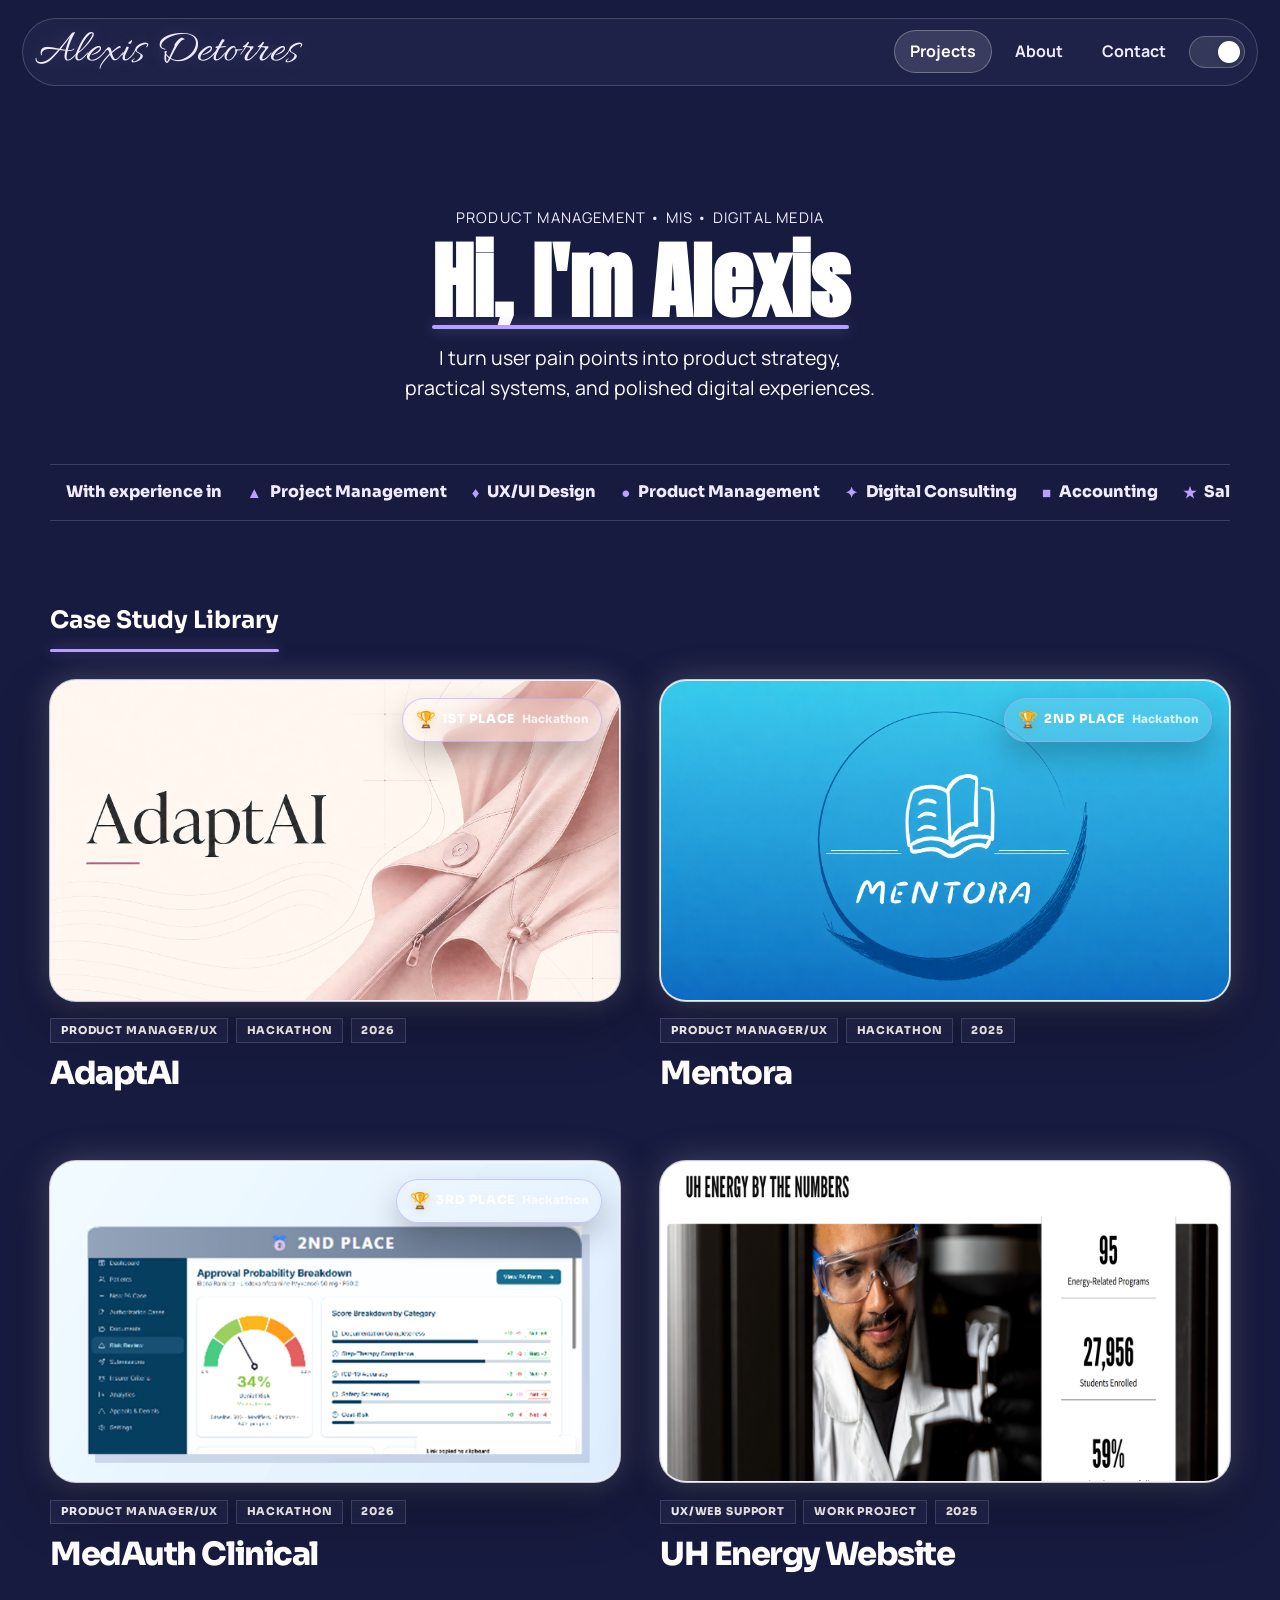
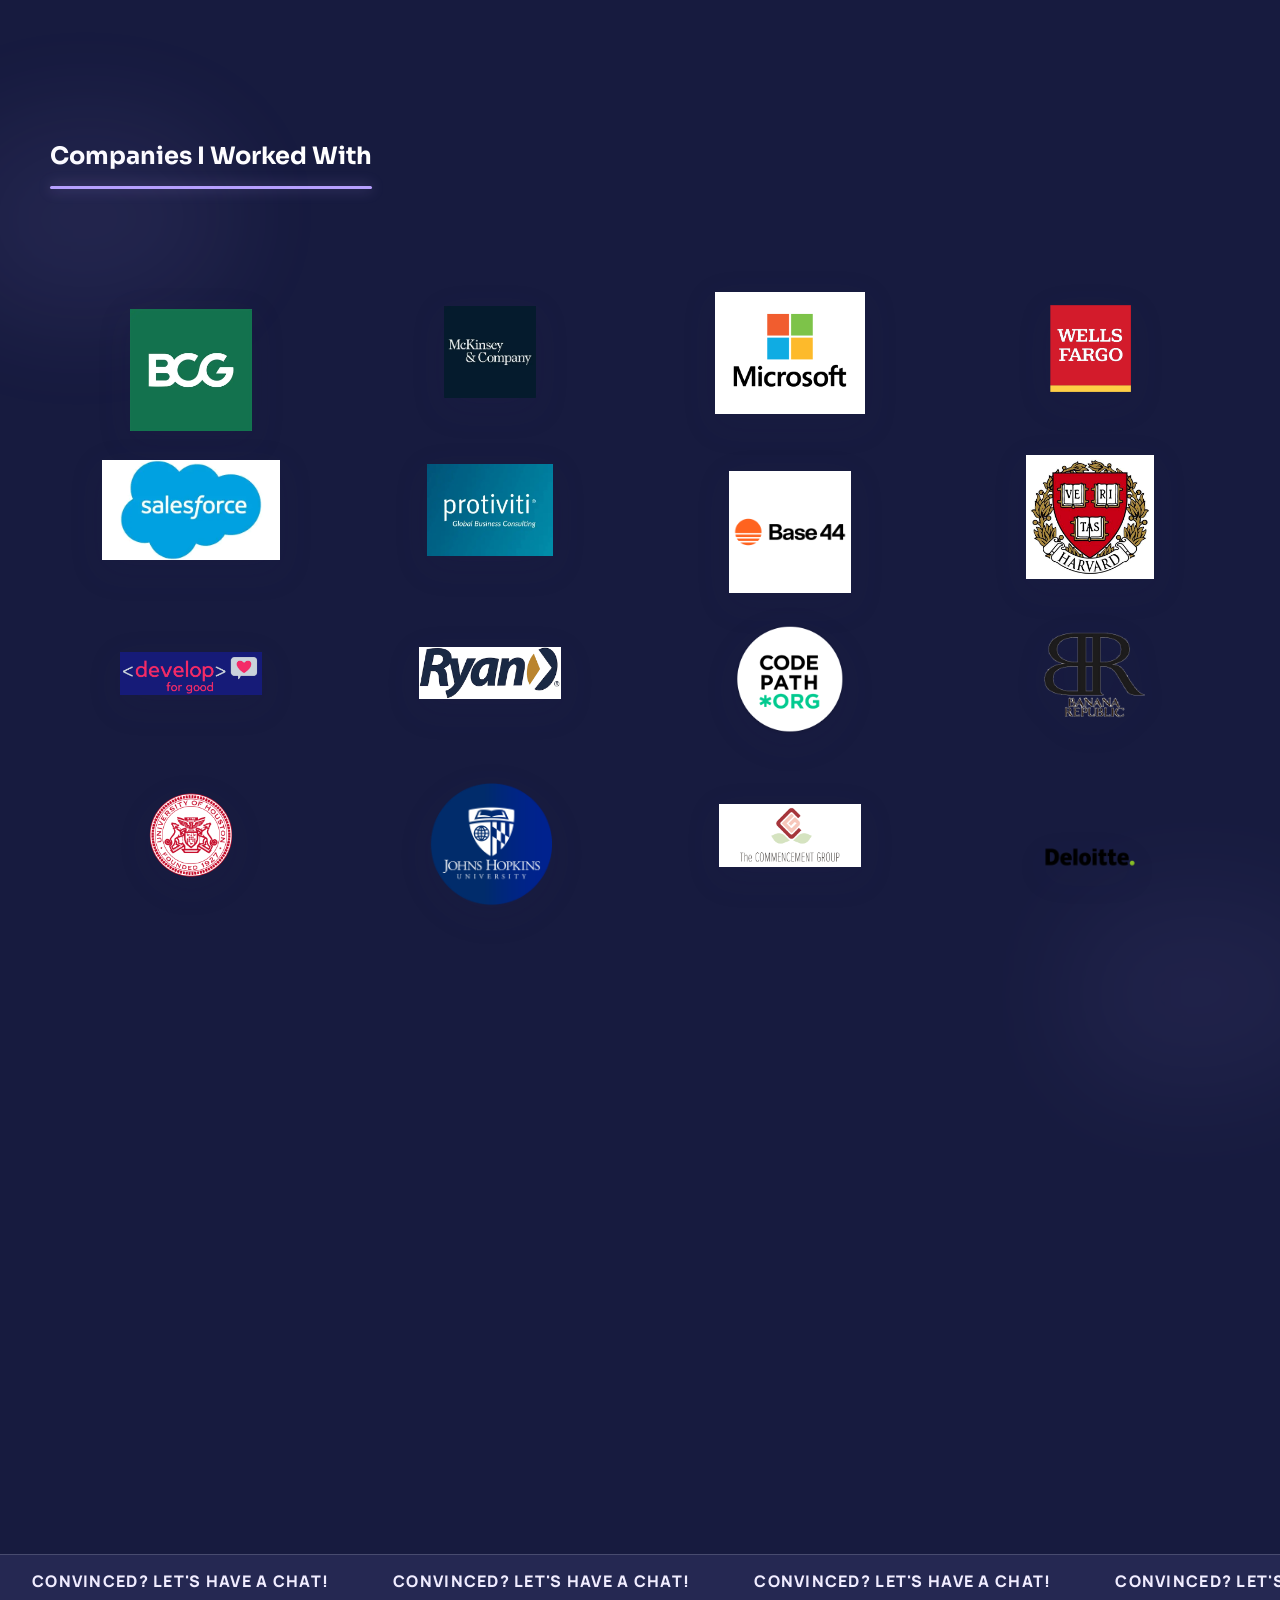
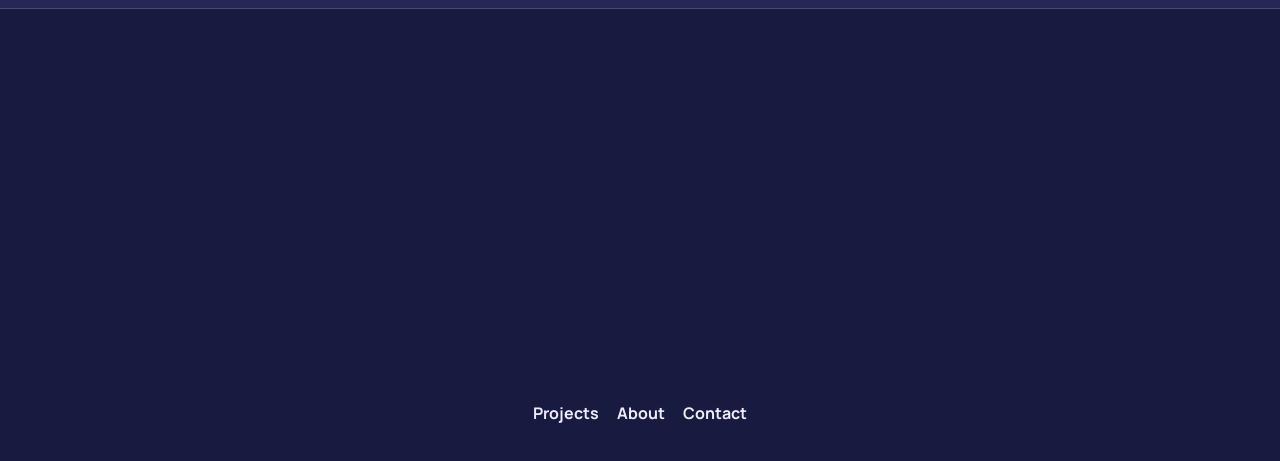
<file: index.html>
<!DOCTYPE html>
<html lang="en" data-theme="dark">
<head>
  <meta charset="UTF-8" />
  <meta name="viewport" content="width=device-width, initial-scale=1.0" />
  <title>Alexis Detorres | Portfolio</title>
  <link rel="preconnect" href="https://fonts.googleapis.com">
  <link rel="preconnect" href="https://fonts.gstatic.com" crossorigin>
  <link href="https://fonts.googleapis.com/css2?family=Allura&family=Anton&family=Sora:wght@400;600;700;800&family=Manrope:wght@400;500;700&display=swap" rel="stylesheet">
  <link rel="stylesheet" href="styles.css?v=20260802-library-case-polish" />
</head>
<body class="projects-page dark-mode">
  <div id="loader" class="loader-screen" aria-live="polite">
    <div class="dice" id="dice">
      <div class="face f1"><div class="pips"><i></i><i></i><i></i><i></i><i></i><i></i><i></i><i></i><i></i></div></div>
      <div class="face f2"><div class="pips"><i></i><i></i><i></i><i></i><i></i><i></i><i></i><i></i><i></i></div></div>
      <div class="face f3"><div class="pips"><i></i><i></i><i></i><i></i><i></i><i></i><i></i><i></i><i></i></div></div>
      <div class="face f4"><div class="pips"><i></i><i></i><i></i><i></i><i></i><i></i><i></i><i></i><i></i></div></div>
      <div class="face f5"><div class="pips"><i></i><i></i><i></i><i></i><i></i><i></i><i></i><i></i><i></i></div></div>
      <div class="face f6"><div class="pips"><i></i><i></i><i></i><i></i><i></i><i></i><i></i><i></i><i></i></div></div>
    </div>
  </div>


  <header class="site-header">
    <div class="nav-shell navbar">
      <a class="brand" href="index.html"><span class="brand-script">Alexis Detorres</span></a>
      <nav class="tabs" aria-label="Main navigation">
        <a class="tab active" href="index.html">Projects</a>
        <a class="tab" href="about.html">About</a>
        <a class="tab" href="#contact-section">Contact</a>
        <button class="mode-toggle" id="modeToggle" aria-label="Toggle dark mode">Theme</button>
      </nav>
    </div>
  </header>

  <main>
    <section class="hero-wrap reveal">
      <div class="hero">
        <p class="eyebrow">Product Management &bull; MIS &bull; Digital Media</p>
        <h1 class="hero-title">Hi, I'm Alexis</h1>
        <p class="hero-copy">I turn user pain points into product strategy, practical systems, and polished digital experiences.</p>
      </div>
    </section>
    <section class="marquee-wrap" aria-label="Specialties">
      <div class="marquee" id="marqueeTrack">
        <div class="marquee-track">
          <span>With experience in</span>
          <span><i>&#9650;</i> Project Management</span>
          <span><i class="symbol-ux">&diams;</i> UX/UI Design</span>
          <span><i class="symbol-product">&#9679;</i> Product Management</span>
          <span><i>&#10022;</i> Digital Consulting</span>
          <span><i>&#9632;</i> Accounting</span>
          <span><i>&#9733;</i> Sales</span>
          <span><i>&#10148;</i> Marketing</span>
        </div>
        <div class="marquee-track" aria-hidden="true">
          <span>With experience in</span>
          <span><i>&#9650;</i> Project Management</span>
          <span><i class="symbol-ux">&diams;</i> UX/UI Design</span>
          <span><i class="symbol-product">&#9679;</i> Product Management</span>
          <span><i>&#10022;</i> Digital Consulting</span>
          <span><i>&#9632;</i> Accounting</span>
          <span><i>&#9733;</i> Sales</span>
          <span><i>&#10148;</i> Marketing</span>
        </div>
      </div>
    </section>

    <section class="section reveal projects-swirl">
      <h2 class="section-title">Case Study Library</h2>
      <div class="project-grid editorial-grid">
        <article class="case-card project-showcase">
          <a class="project-tile-link" href="projects/campus-app.html" aria-label="Open AdaptAI case study">
            <div class="project-thumb divide-thumb">
              <img src="assets/projects/adaptai/adaptai-home-page-cover.png?v=20260802-library-case-polish" alt="AdaptAI adaptive clothing case study preview" loading="lazy" />
              <div class="project-award"><span class="trophy" aria-hidden="true">&#127942;</span><strong>1st Place</strong><span>Hackathon</span></div>
            </div>
          </a>
          <div class="project-chip-row"><span>Product Manager/UX</span><span>Hackathon</span><span>2026</span></div>
          <h3>AdaptAI</h3>
        </article>
        <article class="case-card project-showcase">
          <a class="project-tile-link" href="projects/hackathon-toolkit.html" aria-label="Open Mentora case study">
            <div class="project-thumb mentora-thumb">
              <img src="assets/projects/mentora/mentora-home-page-cover.png?v=20260802-library-case-polish" alt="Mentora case study preview" loading="lazy" />
              <div class="project-award"><span class="trophy" aria-hidden="true">&#127942;</span><strong>2nd Place</strong><span>Hackathon</span></div>
            </div>
          </a>
          <div class="project-chip-row"><span>Product Manager/UX</span><span>Hackathon</span><span>2025</span></div>
          <h3>Mentora</h3>
        </article>
        <article class="case-card project-showcase">
          <a class="project-tile-link" href="projects/energy-dashboard.html" aria-label="Open MedAuth Clinical case study">
            <div class="project-thumb authform-thumb">
              <img src="assets/projects/medauth/medauth-home-cover.png?v=20260802-library-case-polish" alt="MedAuth Clinical physician dashboard preview" loading="lazy" />
              <div class="project-award"><span class="trophy" aria-hidden="true">&#127942;</span><strong>3rd Place</strong><span>Hackathon</span></div>
            </div>
          </a>
          <div class="project-chip-row"><span>Product Manager/UX</span><span>Hackathon</span><span>2026</span></div>
          <h3>MedAuth Clinical</h3>
        </article>
        <article class="case-card project-showcase">
          <a class="project-tile-link" href="projects/media-campaign.html" aria-label="Open UH Energy Website case study">
            <div class="project-thumb energy-thumb">
              <img src="assets/projects/uh-energy/uh-energy-home-cover.png?v=20260802-library-case-polish" alt="UH Energy website metrics case study preview" loading="lazy" />
            </div>
          </a>
          <div class="project-chip-row"><span>UX/Web Support</span><span>Work Project</span><span>2025</span></div>
          <h3>UH Energy Website</h3>
        </article>
      </div>
    </section>

    <section class="section reveal">
      <h2 class="section-title">Companies I Worked With</h2>
      <div id="companyLogoWall" class="logo-wall magnetic-logo-wall" aria-label="Company logo wall">
        <div class="logo-tile featured has-logo" tabindex="0" aria-label="Boston Consulting Group">
          <img class="logo-image" src="assets/logos/bcg.webp" alt="BCG logo" loading="lazy" />
        </div>
        <div class="logo-tile featured has-logo" tabindex="0" aria-label="McKinsey and Company">
          <img class="logo-image" src="assets/logos/mckinsey.webp" alt="McKinsey and Company logo" loading="lazy" />
        </div>
        <div class="logo-tile featured has-logo" tabindex="0" aria-label="Microsoft">
          <img class="logo-image" src="assets/logos/microsoft.webp" alt="Microsoft logo" loading="lazy" />
        </div>
        <div class="logo-tile featured has-logo" tabindex="0" aria-label="Wells Fargo">
          <img class="logo-image" src="assets/logos/wells-fargo.png" alt="Wells Fargo logo" loading="lazy" />
        </div>
        <div class="logo-tile featured has-logo" tabindex="0" aria-label="Salesforce">
          <img class="logo-image" src="assets/logos/salesforce.webp" alt="Salesforce logo" loading="lazy" />
        </div>
        <div class="logo-tile has-logo" tabindex="0" aria-label="Protiviti">
          <img class="logo-image" src="assets/logos/protiviti.webp" alt="Protiviti logo" loading="lazy" />
        </div>
        <div class="logo-tile has-logo" tabindex="0" aria-label="Base44">
          <img class="logo-image" src="assets/logos/base44.png" alt="Base44 logo" loading="lazy" />
        </div>
        <div class="logo-tile has-logo" tabindex="0" aria-label="Harvard WECode">
          <img class="logo-image" src="assets/logos/harvard-seal.jpg" alt="Harvard logo" loading="lazy" />
        </div>
        <div class="logo-tile has-logo" tabindex="0" aria-label="Develop for Good">
          <img class="logo-image" src="assets/logos/develop-for-good.png" alt="Develop for Good logo" loading="lazy" />
        </div>
        <div class="logo-tile has-logo" tabindex="0" aria-label="Ryan">
          <img class="logo-image" src="assets/logos/ryan.webp" alt="Ryan logo" loading="lazy" />
        </div>
        <div class="logo-tile has-logo" tabindex="0" aria-label="CodePath">
          <img class="logo-image" src="assets/logos/codepath.png" alt="CodePath logo" loading="lazy" />
        </div>
        <div class="logo-tile has-logo" tabindex="0" aria-label="Banana Republic">
          <img class="logo-image" src="assets/logos/banana-republic.png" alt="Banana Republic logo" loading="lazy" />
        </div>
        <div class="logo-tile has-logo" tabindex="0" aria-label="University of Houston">
          <img class="logo-image" src="assets/logos/university-of-houston.png" alt="University of Houston logo" loading="lazy" />
        </div>
        <div class="logo-tile has-logo" tabindex="0" aria-label="Johns Hopkins University">
          <img class="logo-image" src="assets/logos/johns-hopkins.png" alt="Johns Hopkins University logo" loading="lazy" />
        </div>
        <div class="logo-tile has-logo" tabindex="0" aria-label="The Commencement Group">
          <img class="logo-image" src="assets/logos/commencement-group.png" alt="The Commencement Group logo" loading="lazy" />
        </div>
        <div class="logo-tile has-logo" tabindex="0" aria-label="GreenStar Technologies">
          <img class="logo-image" src="assets/logos/greenstar.png" alt="GreenStar Technologies logo" loading="lazy" />
        </div>
      </div>
    </section>

    <section class="testimonial section reveal">
      <h2 class="section-title">Testimonials</h2>
      <div class="carousel" id="testimonialCarousel">
        <button class="carousel-btn" id="prevTestimonial" type="button" aria-label="Previous testimonial">&lsaquo;</button>
        <article class="quote testimonial-card" id="quoteBody"></article>
        <button class="carousel-btn" id="nextTestimonial" type="button" aria-label="Next testimonial">&rsaquo;</button>
      </div>
      <div class="dots" id="quoteDots"></div>
    </section>
  </main>

  <div class="contact-marquee" aria-hidden="true">
    <div class="contact-marquee-track">
      <span>Convinced? Let's have a chat!</span>
      <span>Convinced? Let's have a chat!</span>
      <span>Convinced? Let's have a chat!</span>
      <span>Convinced? Let's have a chat!</span>
      <span>Convinced? Let's have a chat!</span>
      <span>Convinced? Let's have a chat!</span>
      <span>Convinced? Let's have a chat!</span>
      <span>Convinced? Let's have a chat!</span>
      <span>Convinced? Let's have a chat!</span>
      <span>Convinced? Let's have a chat!</span>
    </div>
  </div>

  <section id="contact-section" class="cta reveal contact-section">
    <h2 class="section-title">Contact Me</h2>
    <p>Let&rsquo;s turn ideas into something meaningful.</p>
    <div class="cta-actions contact-buttons">
      <a href="mailto:alexisa.12250@gmail.com">alexisa.12250@gmail.com</a>
      <a href="https://www.linkedin.com/in/alexisdetorr" target="_blank" rel="noopener">LinkedIn</a>
    </div>
  </section>

  <footer class="site-footer">
    <a href="index.html">Projects</a>
    <a href="about.html">About</a>
    <a href="#contact-section">Contact</a>
  </footer>

  <script src="script.js?v=20260802-library-case-polish"></script>
</body>
</html>
</file>
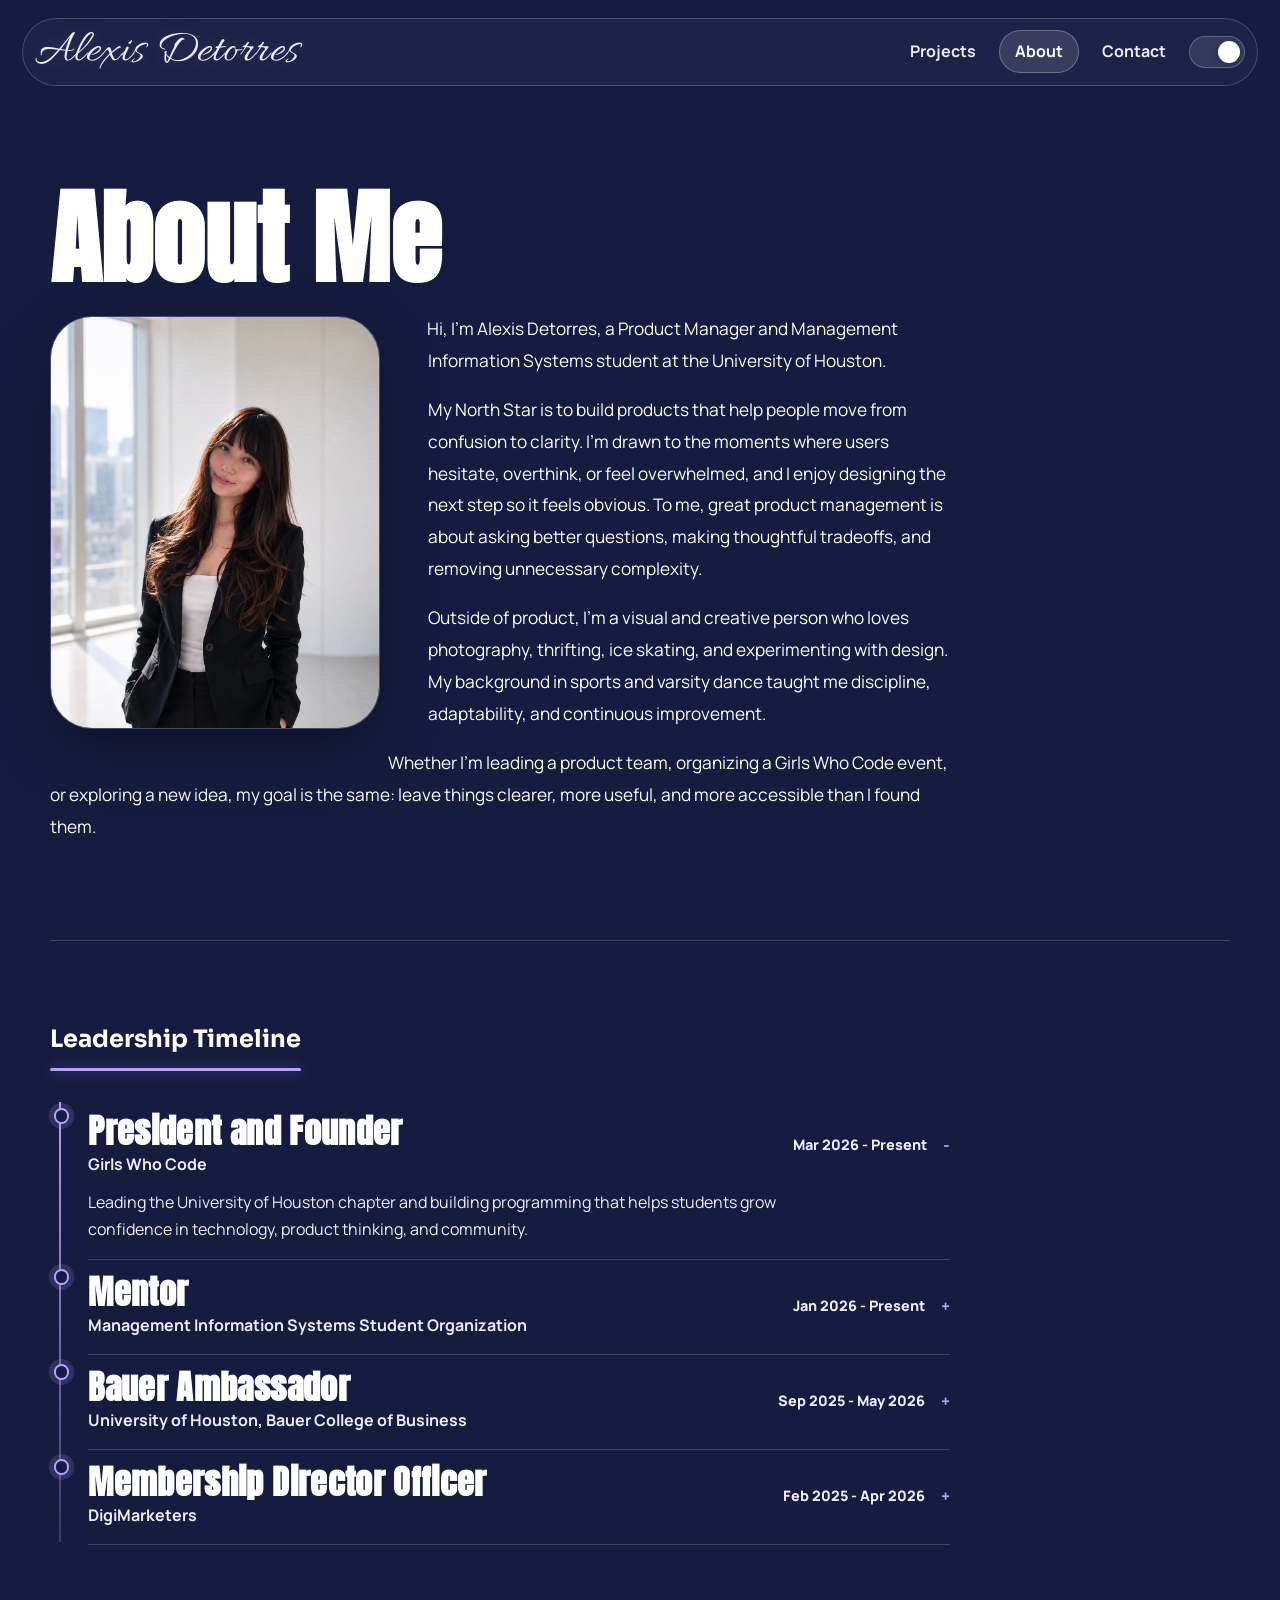
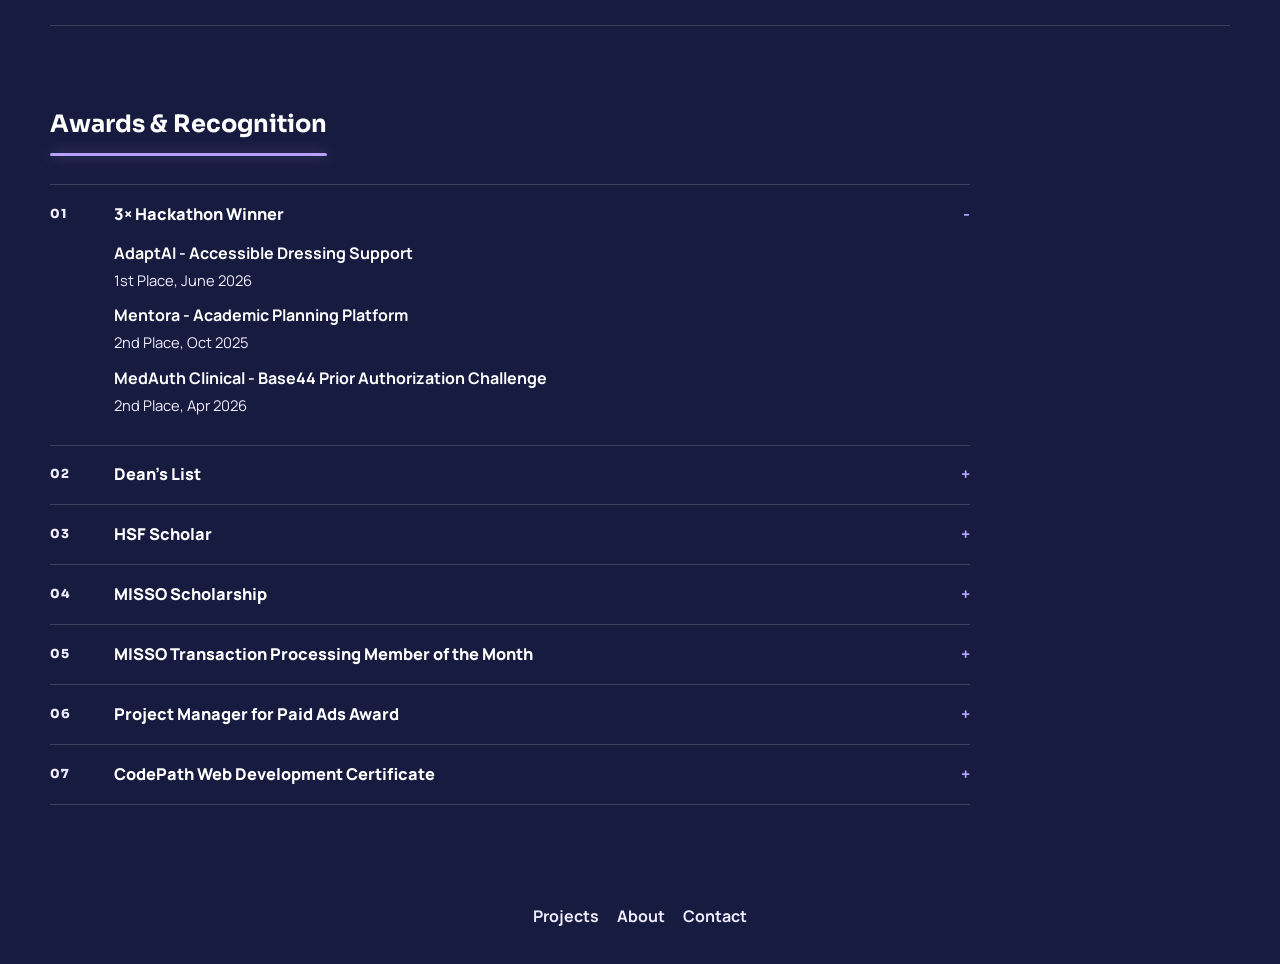
<file: about.html>
<!DOCTYPE html>
<html lang="en" data-theme="dark">
<head>
  <meta charset="UTF-8" />
  <meta name="viewport" content="width=device-width, initial-scale=1.0" />
  <title>About | Alexis Detorres</title>
  <link rel="preconnect" href="https://fonts.googleapis.com">
  <link rel="preconnect" href="https://fonts.gstatic.com" crossorigin>
  <link href="https://fonts.googleapis.com/css2?family=Allura&family=Anton&family=Sora:wght@400;600;700;800&family=Manrope:wght@400;500;700&display=swap" rel="stylesheet">
  <link rel="stylesheet" href="styles.css?v=20260801-mentora-cover-pass" />
</head>
<body class="dark-mode">
  <header class="site-header">
    <div class="nav-shell">
      <a class="brand" href="index.html"><span class="brand-script">Alexis Detorres</span></a>
      <nav class="tabs" aria-label="Main navigation">
        <a class="tab" href="index.html">Projects</a>
        <a class="tab active" href="about.html">About</a>
        <a class="tab" href="index.html#contact-section">Contact</a>
        <button class="mode-toggle" id="modeToggle" aria-label="Toggle dark mode">Theme</button>
      </nav>
    </div>
  </header>

  <main>
    <section class="section about-hero reveal">
      <h1>About Me</h1>
      <div class="about-story">
        <figure class="about-portrait">
          <img src="assets/alexis-portrait.png" alt="Portrait of Alexis Detorres">
        </figure>
        <div class="about-copy">
          <p>Hi, I&rsquo;m Alexis Detorres, a Product Manager and Management Information Systems student at the University of Houston.</p>
          <p>My North Star is to build products that help people move from confusion to clarity. I&rsquo;m drawn to the moments where users hesitate, overthink, or feel overwhelmed, and I enjoy designing the next step so it feels obvious. To me, great product management is about asking better questions, making thoughtful tradeoffs, and removing unnecessary complexity.</p>
          <p>Outside of product, I&rsquo;m a visual and creative person who loves photography, thrifting, ice skating, and experimenting with design. My background in sports and varsity dance taught me discipline, adaptability, and continuous improvement.</p>
          <p>Whether I&rsquo;m leading a product team, organizing a Girls Who Code event, or exploring a new idea, my goal is the same: leave things clearer, more useful, and more accessible than I found them.</p>
        </div>
      </div>
    </section>

    <section class="section reveal timeline-section">
      <h2>Leadership Timeline</h2>
      <div class="timeline" aria-label="Leadership timeline">
        <details class="timeline-item" open>
          <summary><strong>President and Founder</strong><span>Girls Who Code</span><time>Mar 2026 - Present</time></summary>
          <p>Leading the University of Houston chapter and building programming that helps students grow confidence in technology, product thinking, and community.</p>
        </details>
        <details class="timeline-item">
          <summary><strong>Mentor</strong><span>Management Information Systems Student Organization</span><time>Jan 2026 - Present</time></summary>
          <p>Supporting MIS students through mentorship, peer guidance, and practical career development conversations.</p>
        </details>
        <details class="timeline-item">
          <summary><strong>Bauer Ambassador</strong><span>University of Houston, Bauer College of Business</span><time>Sep 2025 - May 2026</time></summary>
          <p>Representing Bauer through student outreach, community engagement, and support for prospective and current students.</p>
        </details>
        <details class="timeline-item">
          <summary><strong>Membership Director Officer</strong><span>DigiMarketers</span><time>Feb 2025 - Apr 2026</time></summary>
          <p>Supported membership growth, communications, and student engagement for a digital marketing organization.</p>
        </details>
      </div>
    </section>

    <section class="section reveal awards-editorial">
      <h2>Awards &amp; Recognition</h2>
      <div class="award-list" aria-label="Awards and recognition list">
        <details class="award-line" open>
          <summary><span class="award-icon">01</span>3&times; Hackathon Winner</summary>
          <ul>
            <li><strong>AdaptAI - Accessible Dressing Support</strong><span>1st Place, June 2026</span></li>
            <li><strong>Mentora - Academic Planning Platform</strong><span>2nd Place, Oct 2025</span></li>
            <li><strong>MedAuth Clinical - Base44 Prior Authorization Challenge</strong><span>2nd Place, Apr 2026</span></li>
          </ul>
        </details>
        <details class="award-line">
          <summary><span class="award-icon">02</span>Dean&rsquo;s List</summary>
          <p>Recognized for academic performance and consistency at the University of Houston.</p>
        </details>
        <details class="award-line">
          <summary><span class="award-icon">03</span>HSF Scholar</summary>
          <p>Selected as one of 10,000 recipients out of over 69,000 applicants worldwide.</p>
        </details>
        <details class="award-line">
          <summary><span class="award-icon">04</span>MISSO Scholarship</summary>
          <p>Received scholarship recognition through the Management Information Systems Student Organization.</p>
        </details>
        <details class="award-line">
          <summary><span class="award-icon">05</span>MISSO Transaction Processing Member of the Month</summary>
          <p>Recognized for engagement and contribution in MISSO&rsquo;s transaction processing community.</p>
        </details>
        <details class="award-line">
          <summary><span class="award-icon">06</span>Project Manager for Paid Ads Award</summary>
          <p>Recognized for leadership and execution across paid advertising work.</p>
        </details>
        <details class="award-line">
          <summary><span class="award-icon">07</span>CodePath Web Development Certificate</summary>
          <p>Completed CodePath&rsquo;s web development program with a focus on practical front-end foundations and project-based learning.</p>
        </details>
      </div>
    </section>
  </main>

  <footer class="site-footer">
    <a href="index.html">Projects</a>
    <a href="about.html">About</a>
    <a href="index.html#contact-section">Contact</a>
  </footer>

  <script src="script.js?v=20260801-mentora-cover-pass"></script>
</body>
</html>
</file>
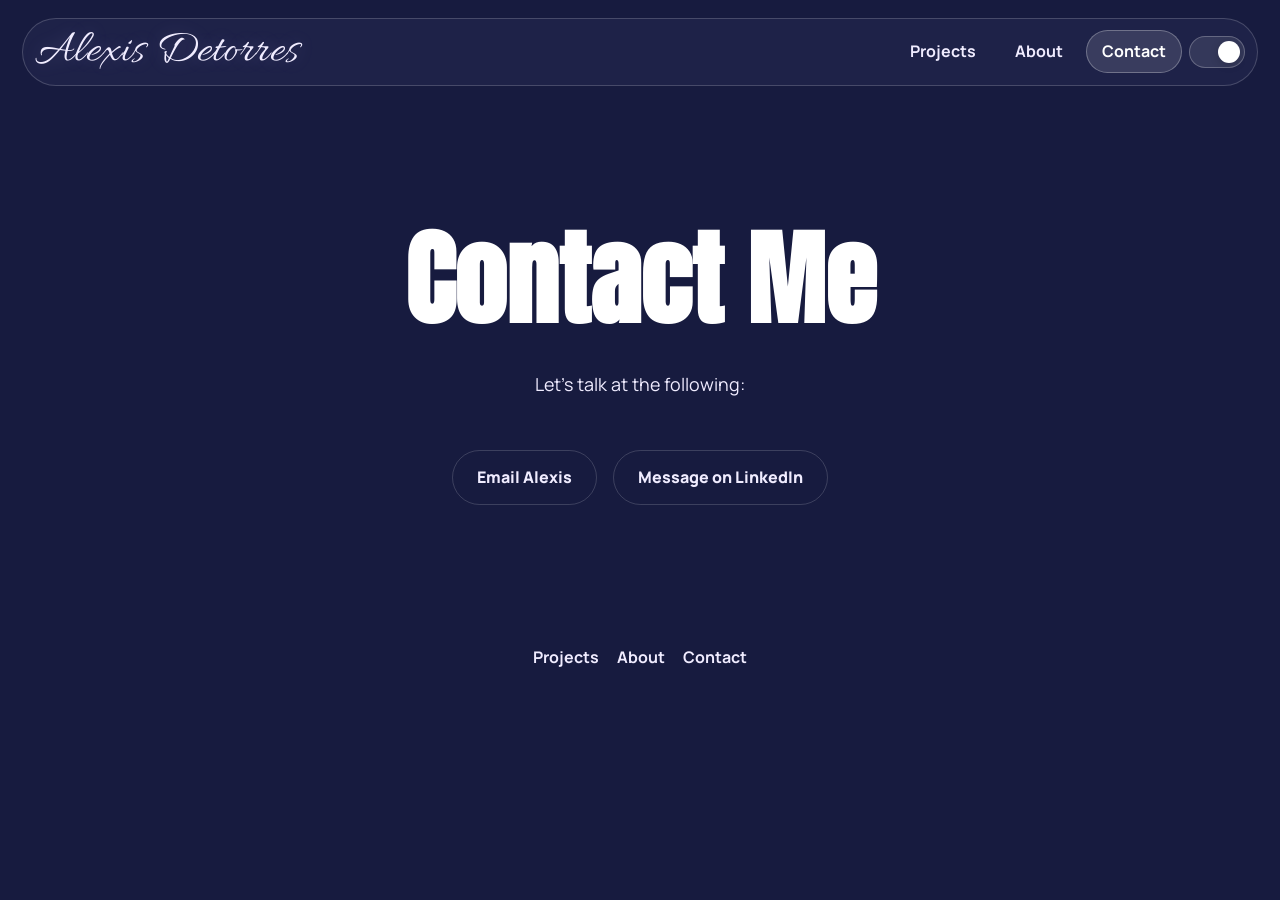
<file: contact.html>
<!DOCTYPE html>
<html lang="en" data-theme="dark">
<head>
  <meta charset="UTF-8" />
  <meta name="viewport" content="width=device-width, initial-scale=1.0" />
  <title>Contact | Alexis Detorres</title>
  <link rel="preconnect" href="https://fonts.googleapis.com">
  <link rel="preconnect" href="https://fonts.gstatic.com" crossorigin>
  <link href="https://fonts.googleapis.com/css2?family=Allura&family=Anton&family=Sora:wght@400;600;700;800&family=Manrope:wght@400;500;700&display=swap" rel="stylesheet">
  <link rel="stylesheet" href="styles.css?v=20260722-award-cases" />
</head>
<body class="dark-mode">
  <div id="loader" class="loader-screen" aria-live="polite">
    <div class="dice" id="dice">
      <div class="face f1"><div class="pips"><i></i><i></i><i></i><i></i><i></i><i></i><i></i><i></i><i></i></div></div>
      <div class="face f2"><div class="pips"><i></i><i></i><i></i><i></i><i></i><i></i><i></i><i></i><i></i></div></div>
      <div class="face f3"><div class="pips"><i></i><i></i><i></i><i></i><i></i><i></i><i></i><i></i><i></i></div></div>
      <div class="face f4"><div class="pips"><i></i><i></i><i></i><i></i><i></i><i></i><i></i><i></i><i></i></div></div>
      <div class="face f5"><div class="pips"><i></i><i></i><i></i><i></i><i></i><i></i><i></i><i></i><i></i></div></div>
      <div class="face f6"><div class="pips"><i></i><i></i><i></i><i></i><i></i><i></i><i></i><i></i><i></i></div></div>
    </div>
  </div>
  <header class="site-header">
    <div class="nav-shell">
      <a class="brand" href="index.html"><span class="brand-script">Alexis Detorres</span></a>
      <nav class="tabs" aria-label="Main navigation">
        <a class="tab" href="index.html">Projects</a>
        <a class="tab" href="about.html">About</a>
        <a class="tab active" href="index.html#contact-section">Contact</a>
        <button class="mode-toggle" id="modeToggle" aria-label="Toggle dark mode">Theme</button>
      </nav>
    </div>
  </header>

  <main>
    <section class="contact-clean reveal">
      <h1>Contact Me</h1>
      <p>Let's talk at the following:</p>
      <div class="contact-actions">
        <a href="mailto:alexisa.12250@gmail.com">Email Alexis</a>
        <a href="https://www.linkedin.com/in/alexisdetorr" target="_blank" rel="noopener">Message on LinkedIn</a>
      </div>
    </section>
  </main>

  <footer class="site-footer">
    <a href="index.html">Projects</a>
    <a href="about.html">About</a>
    <a href="index.html#contact-section">Contact</a>
  </footer>

  <script src="script.js?v=20260722-award-cases"></script>
</body>
</html>
</file>
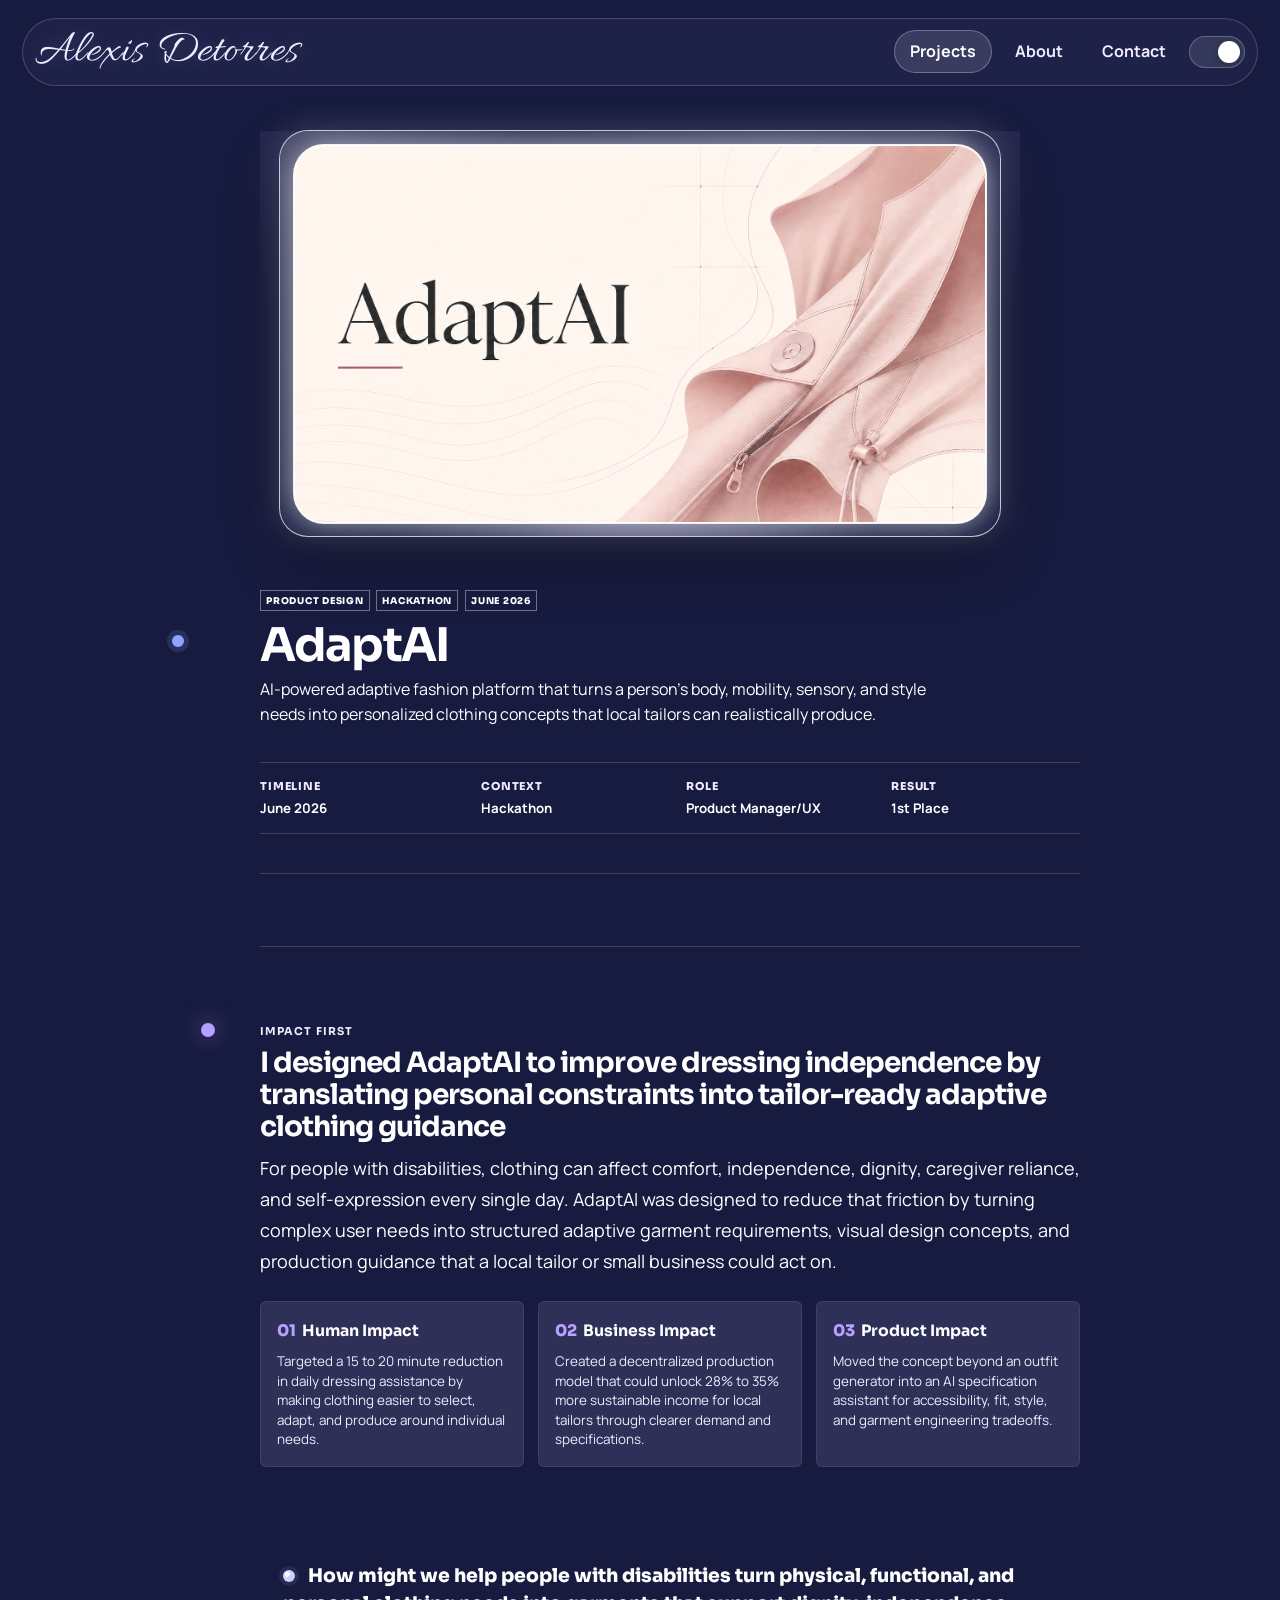
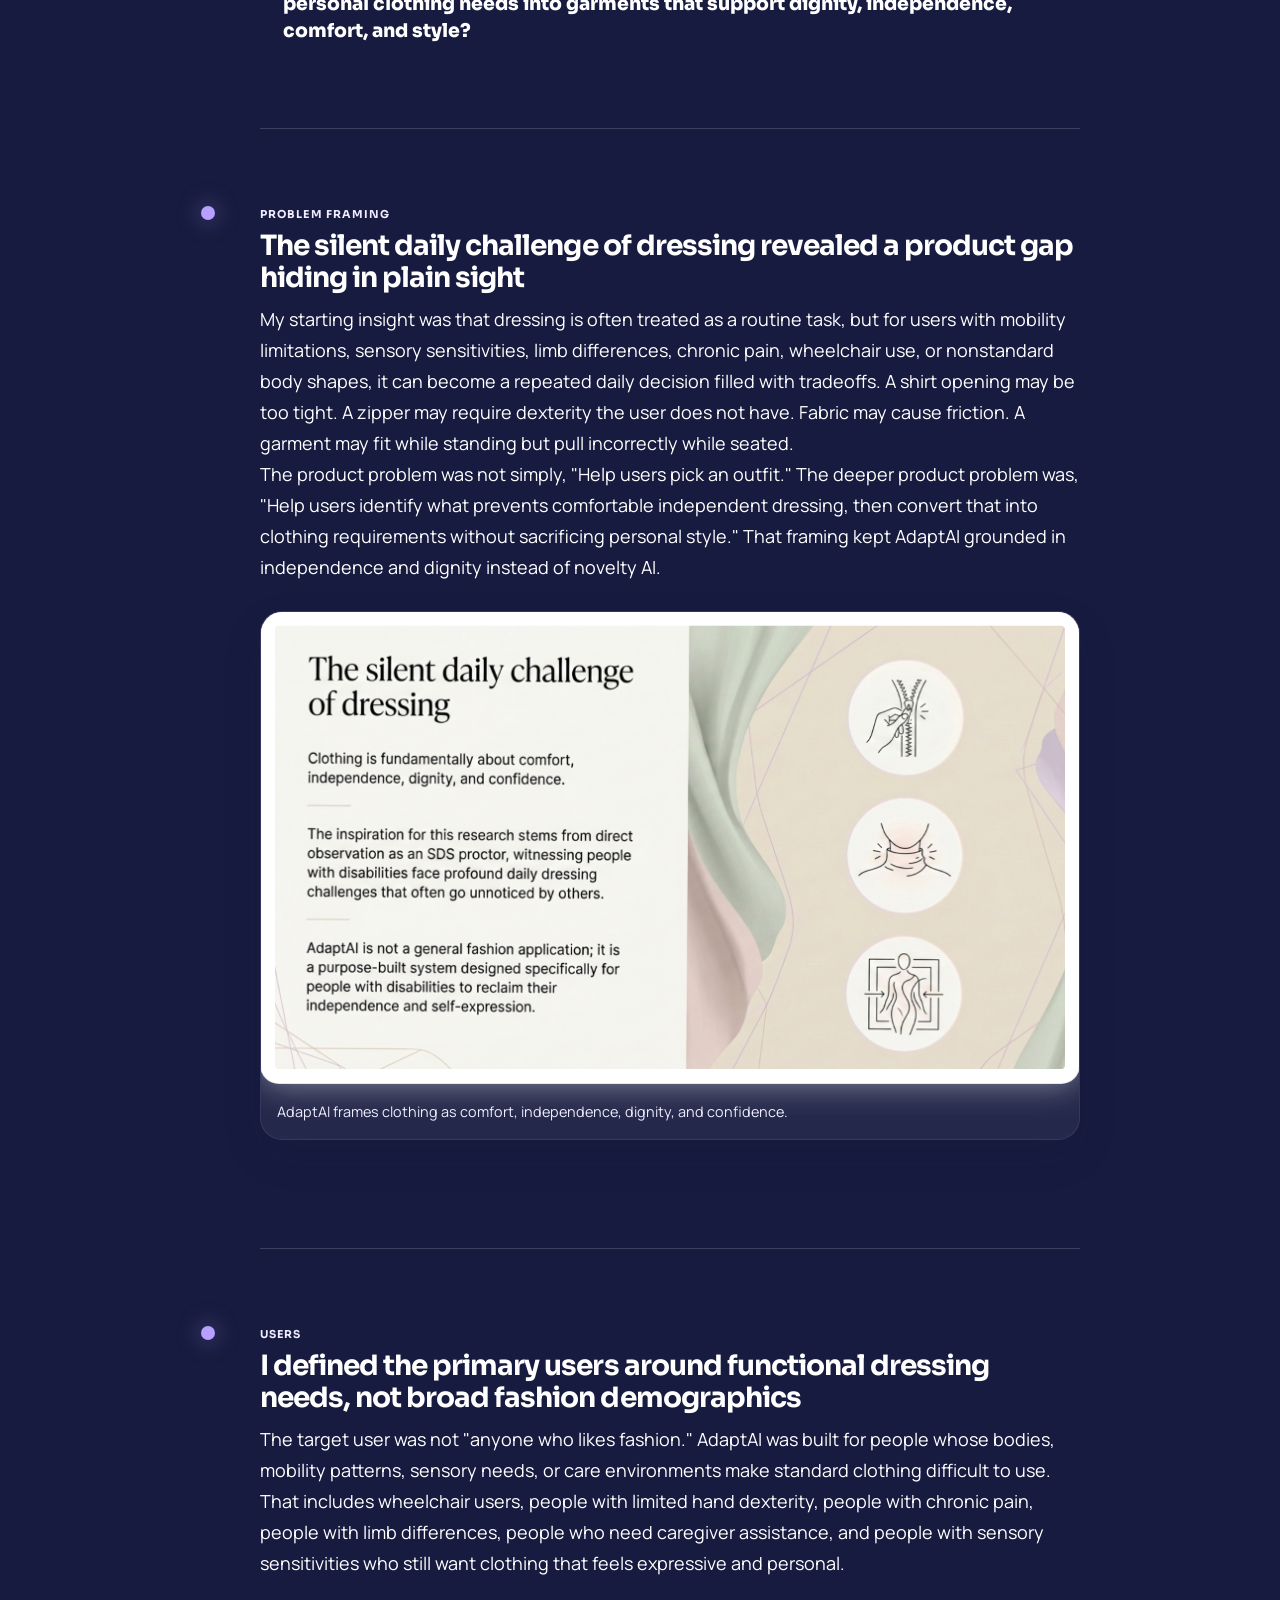
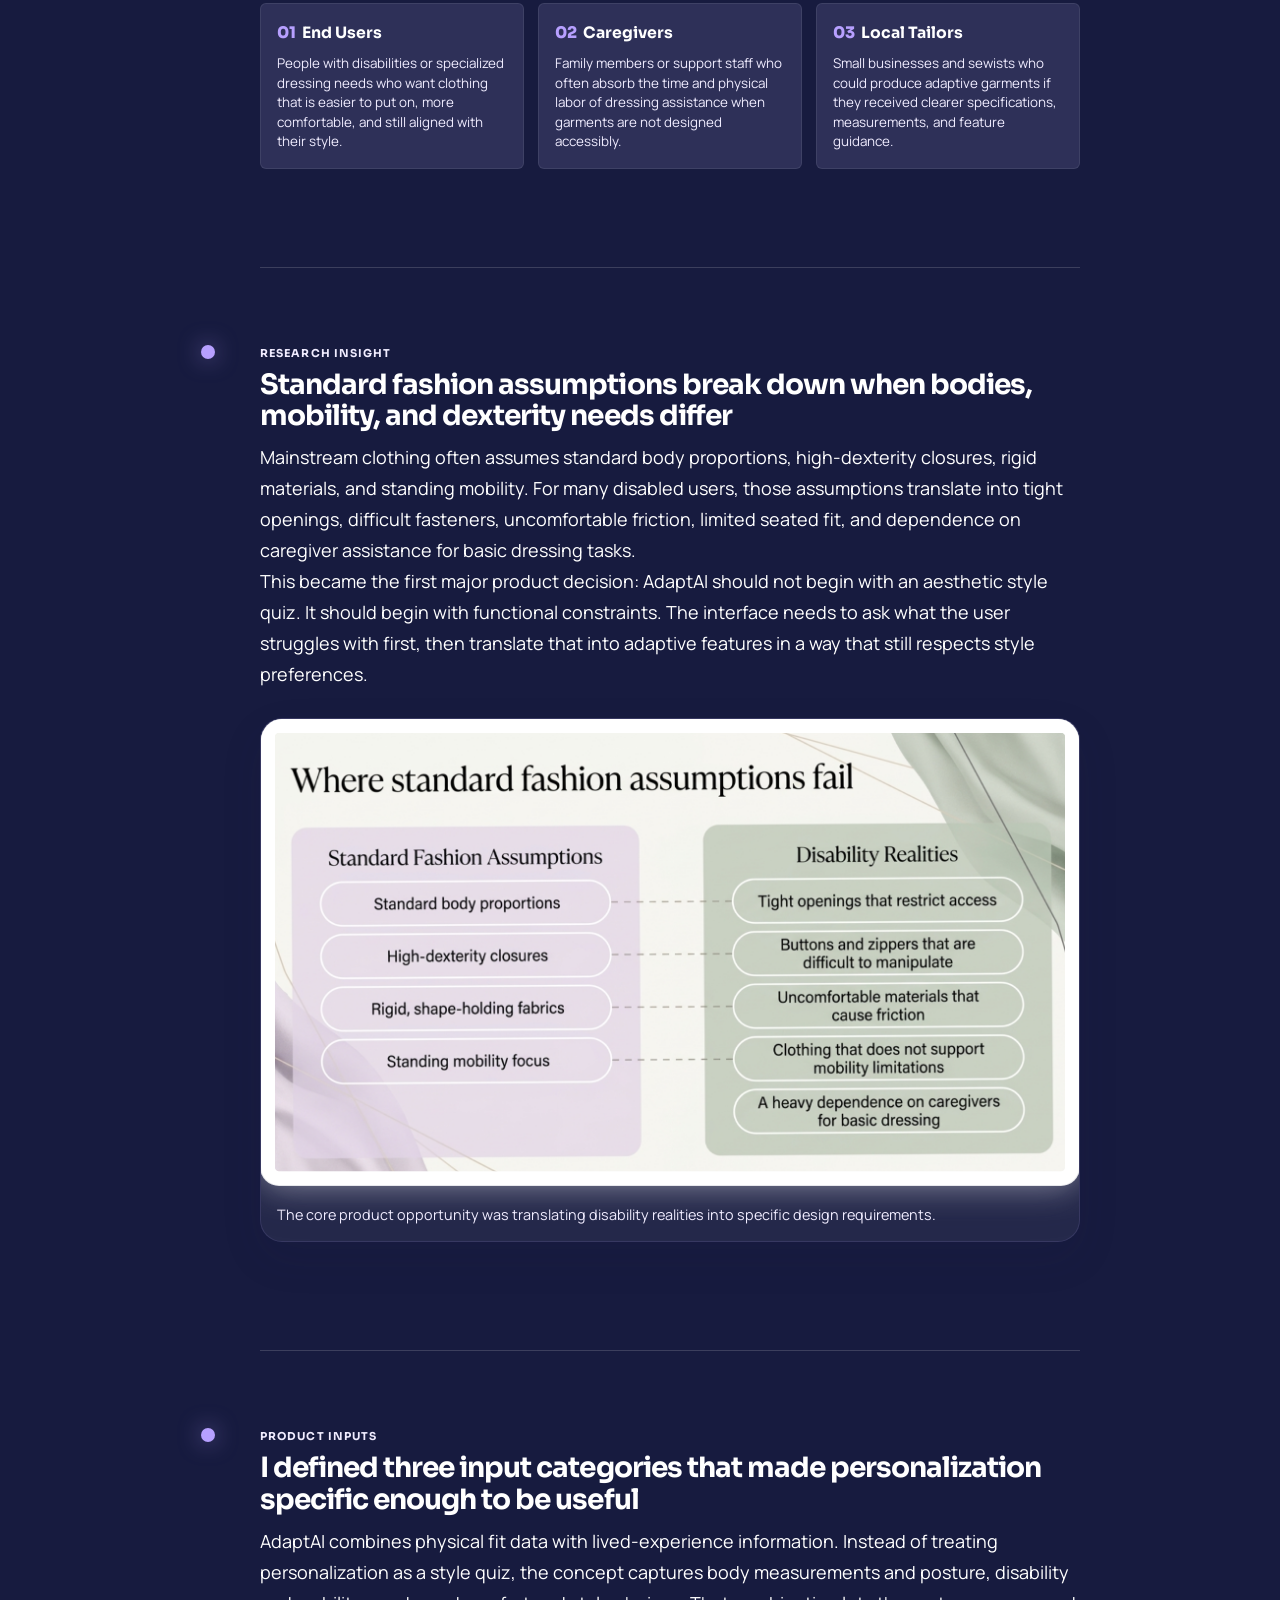
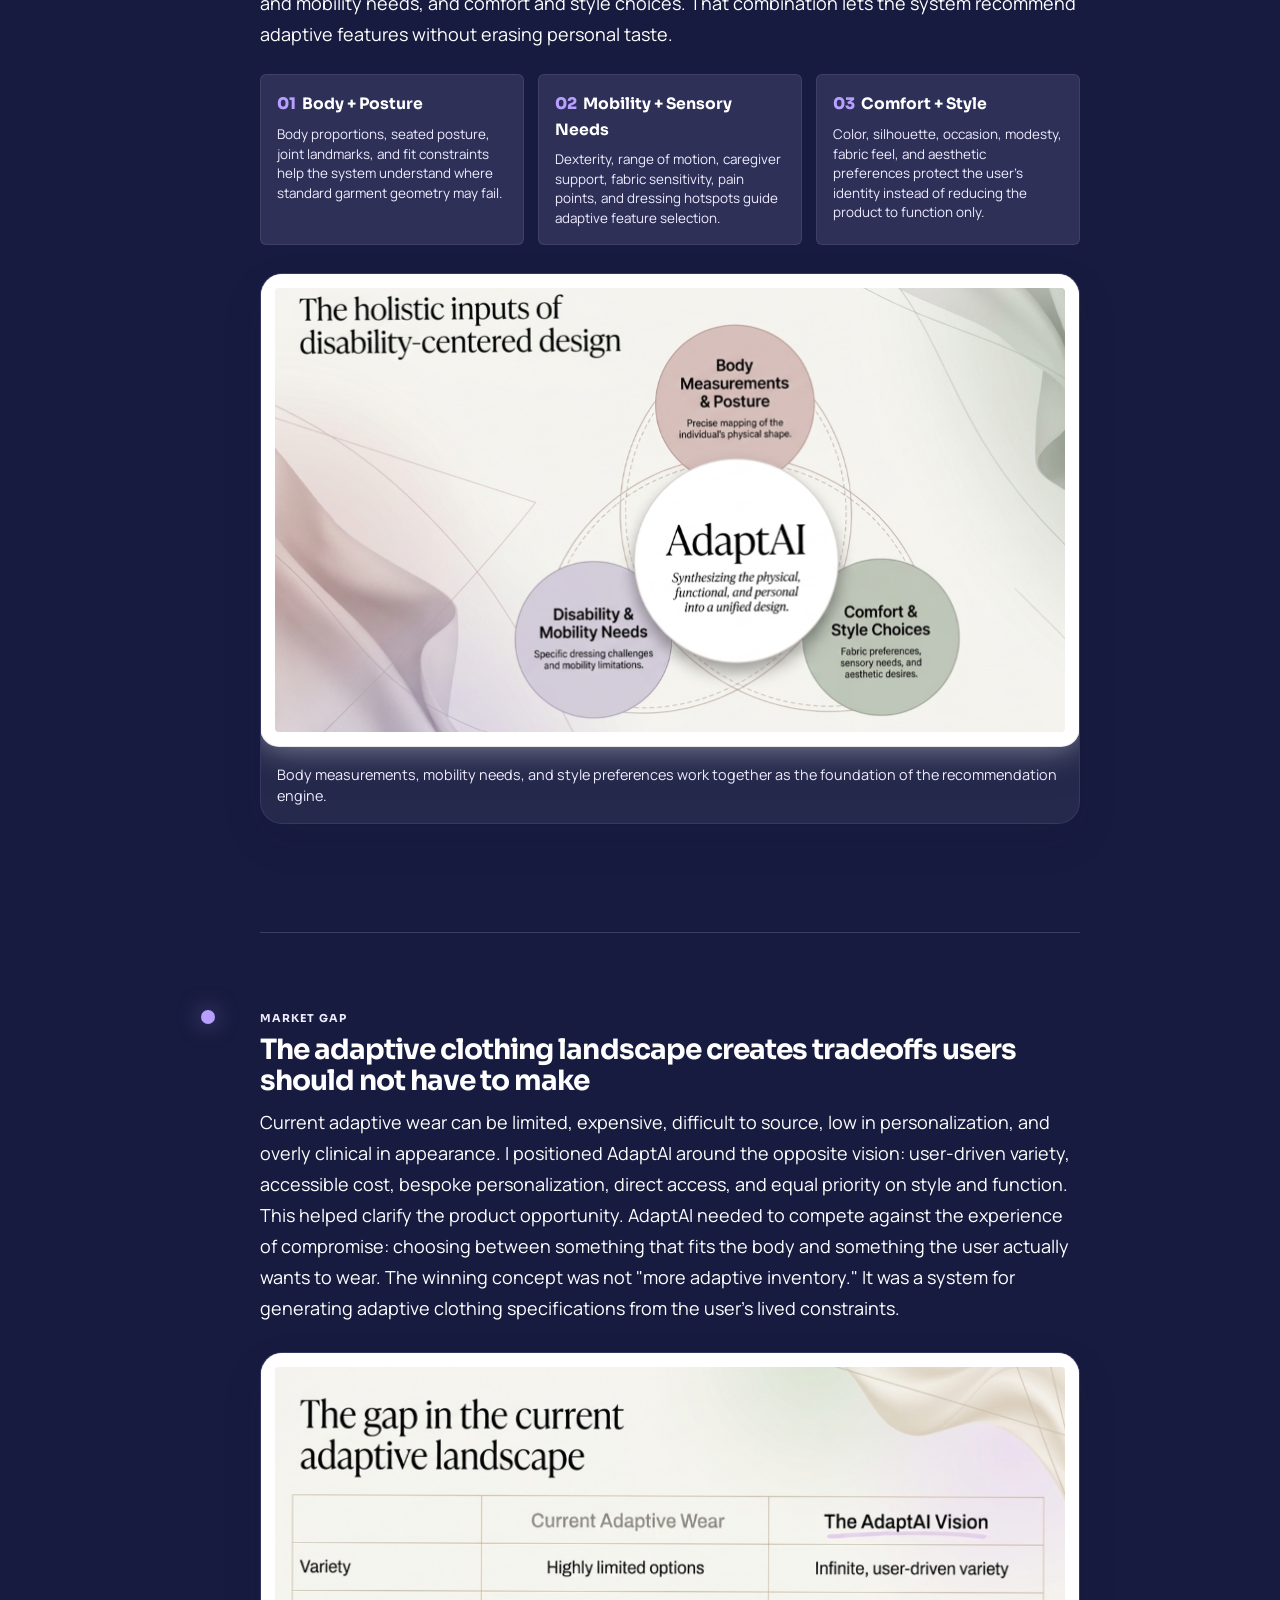
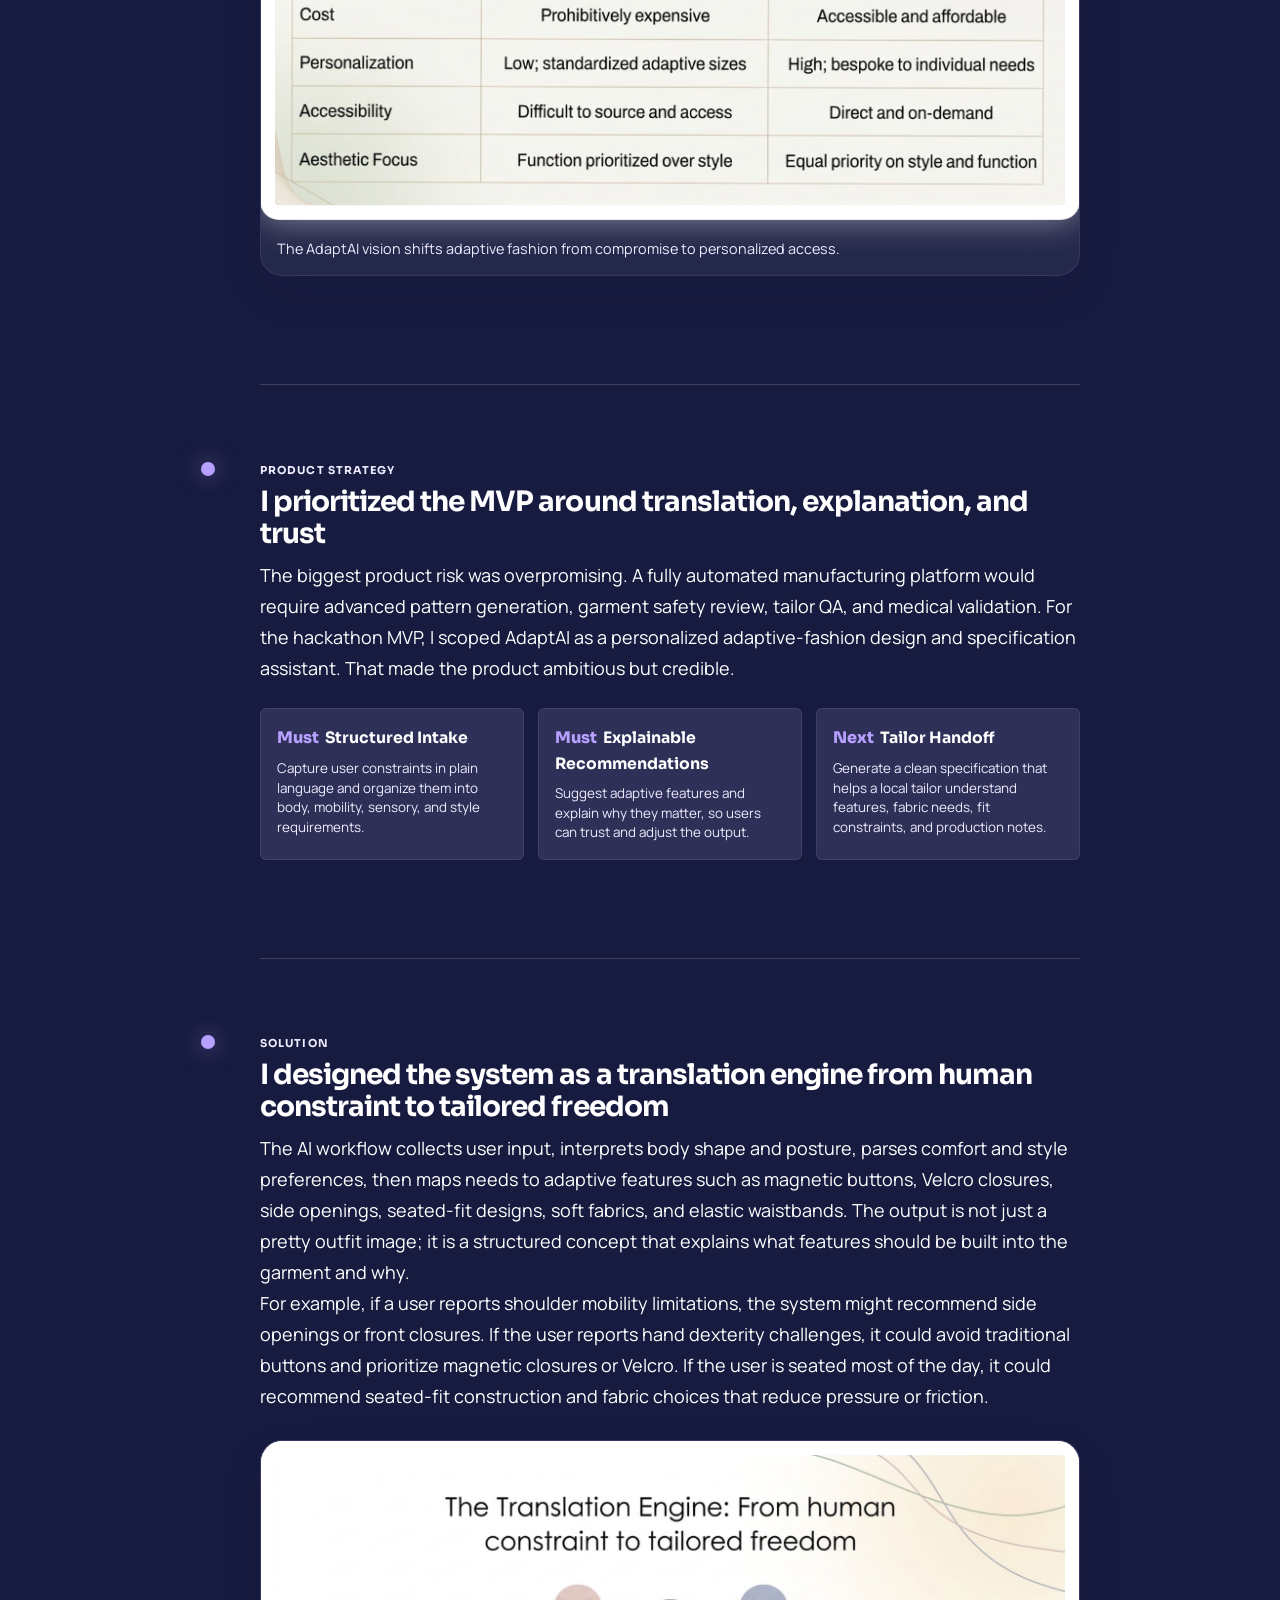
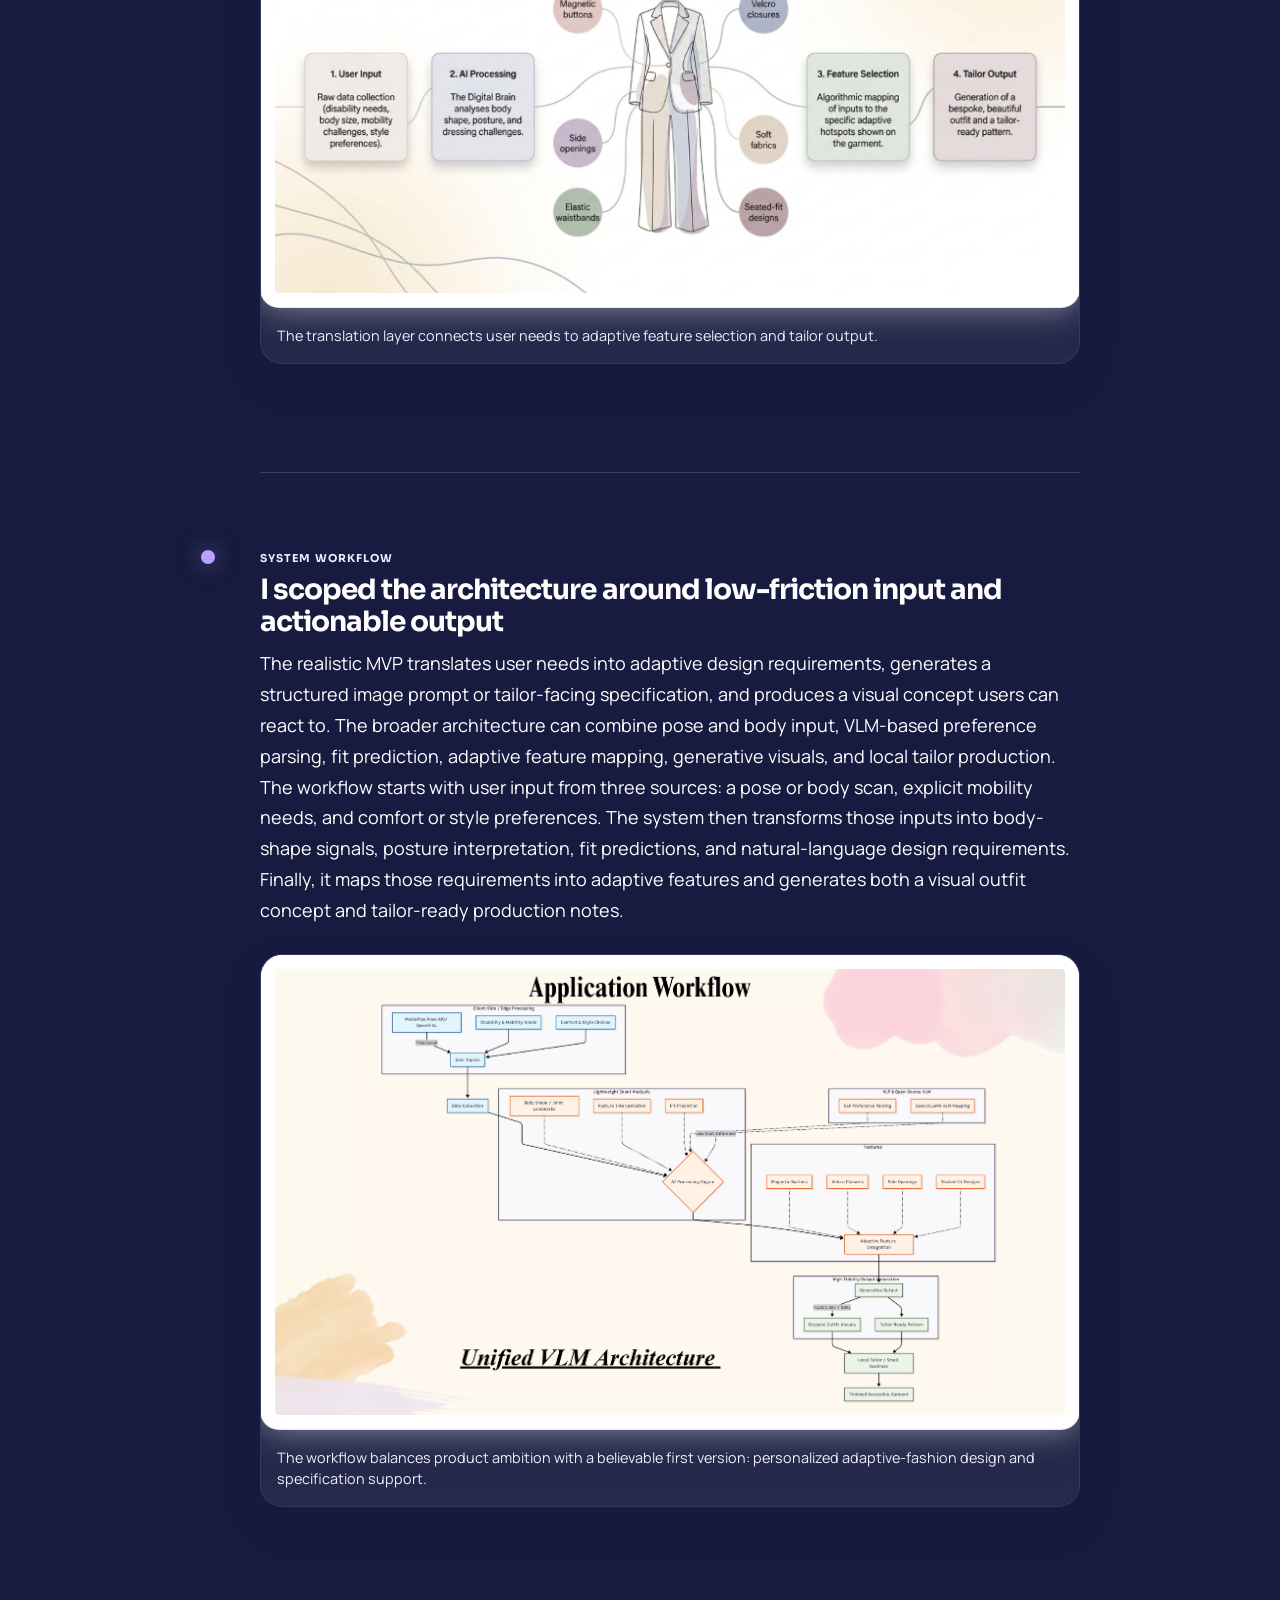
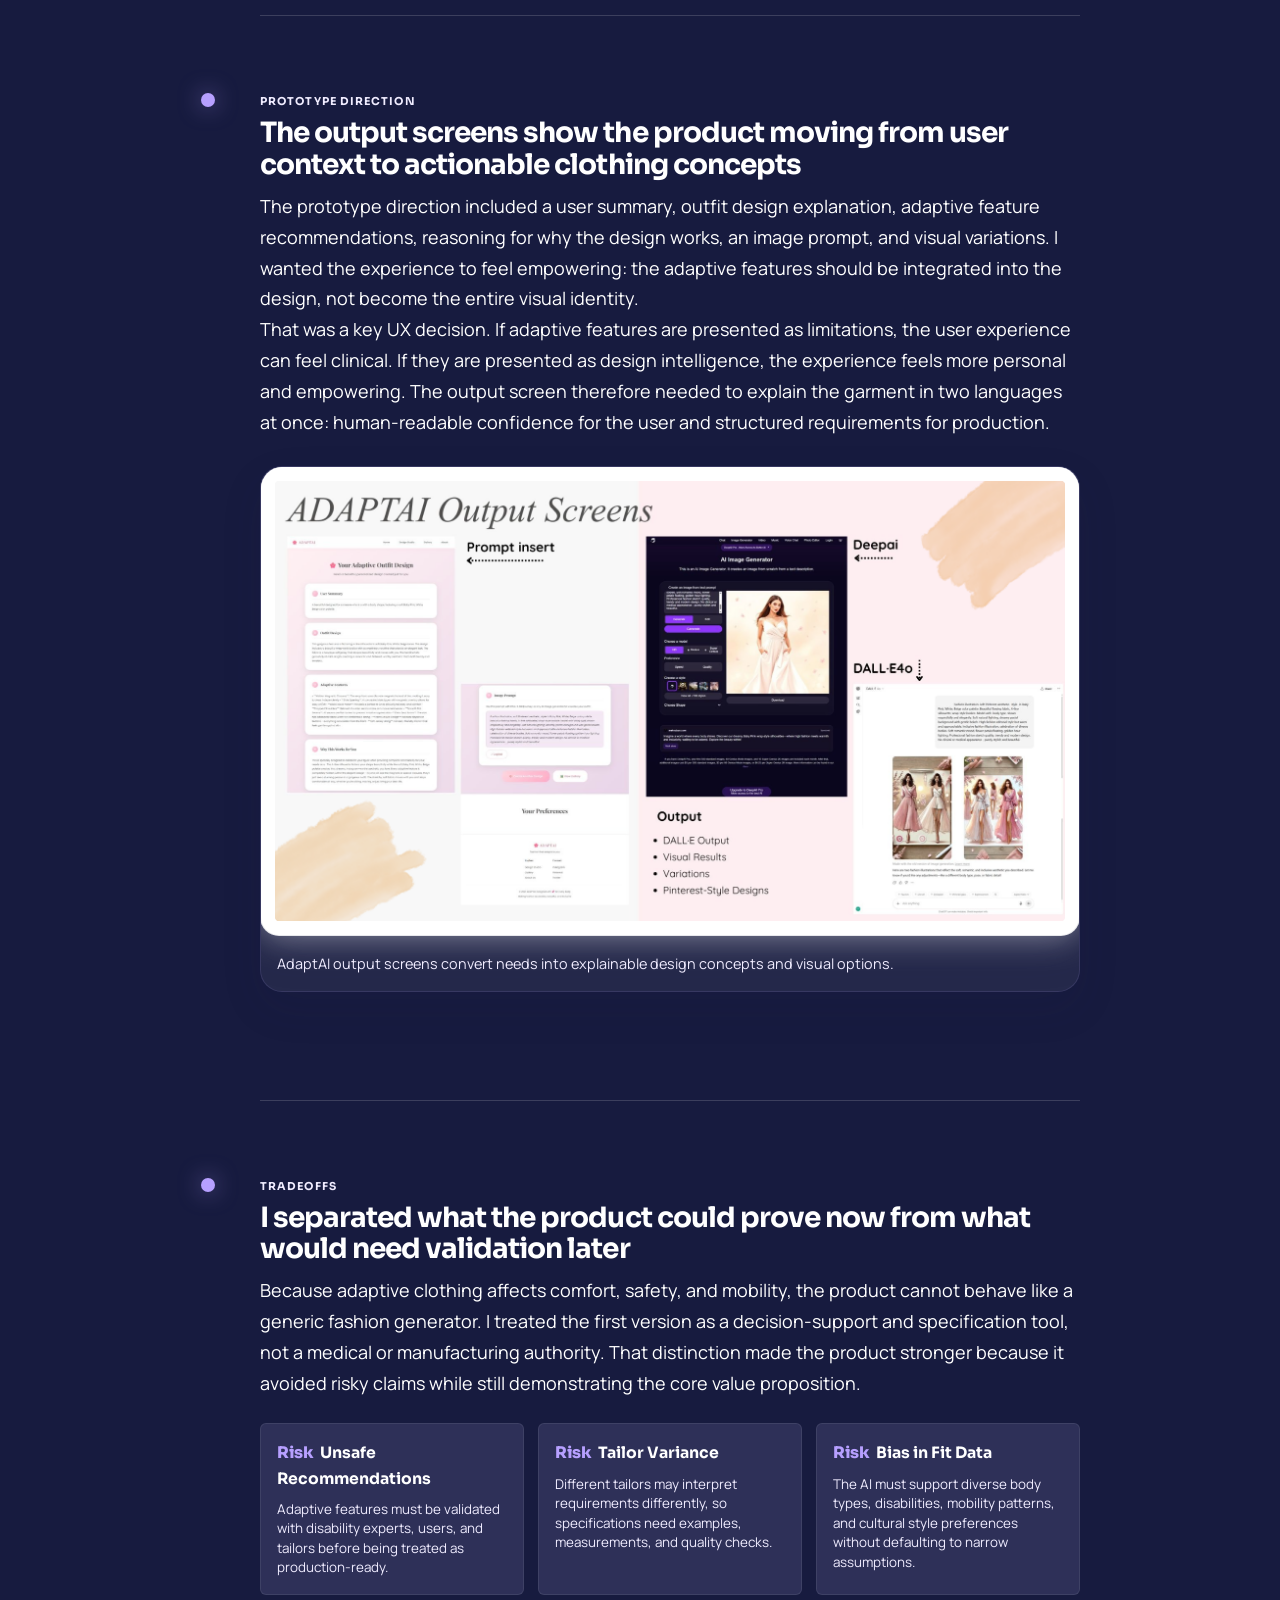
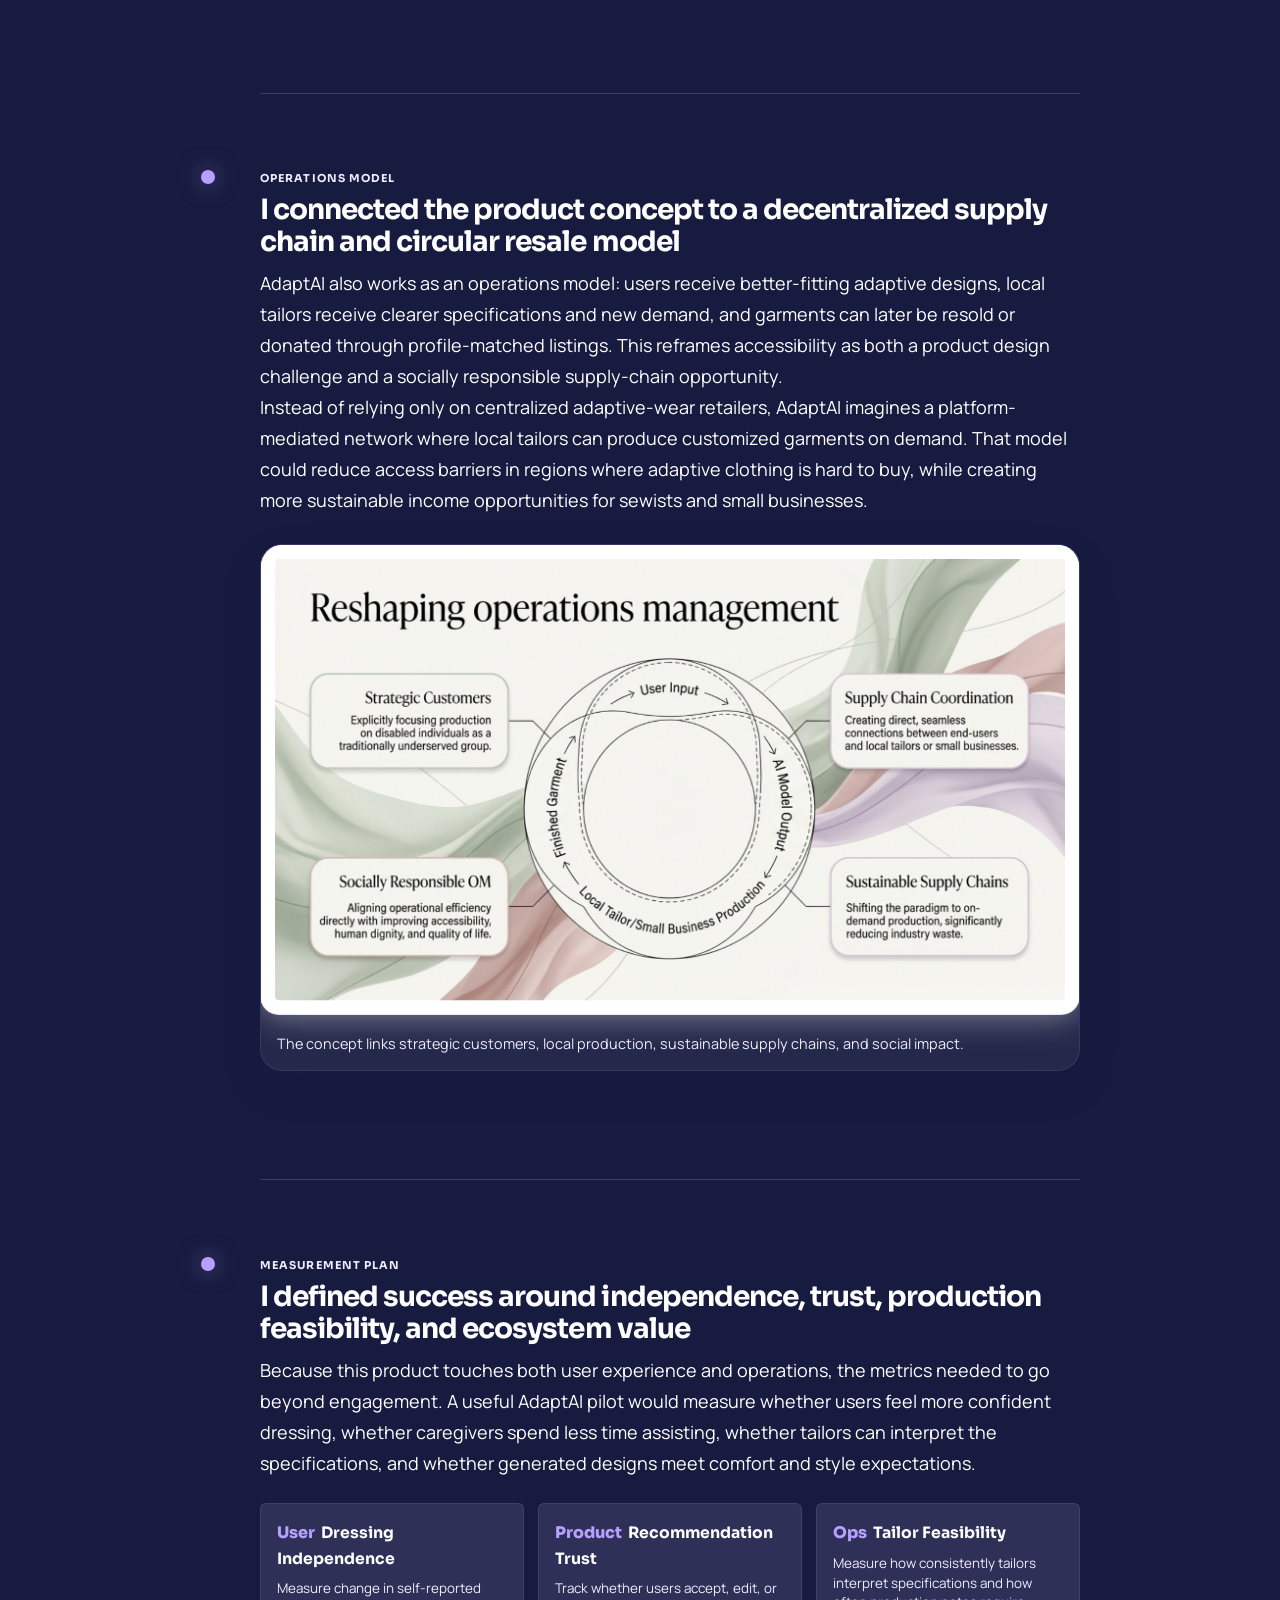
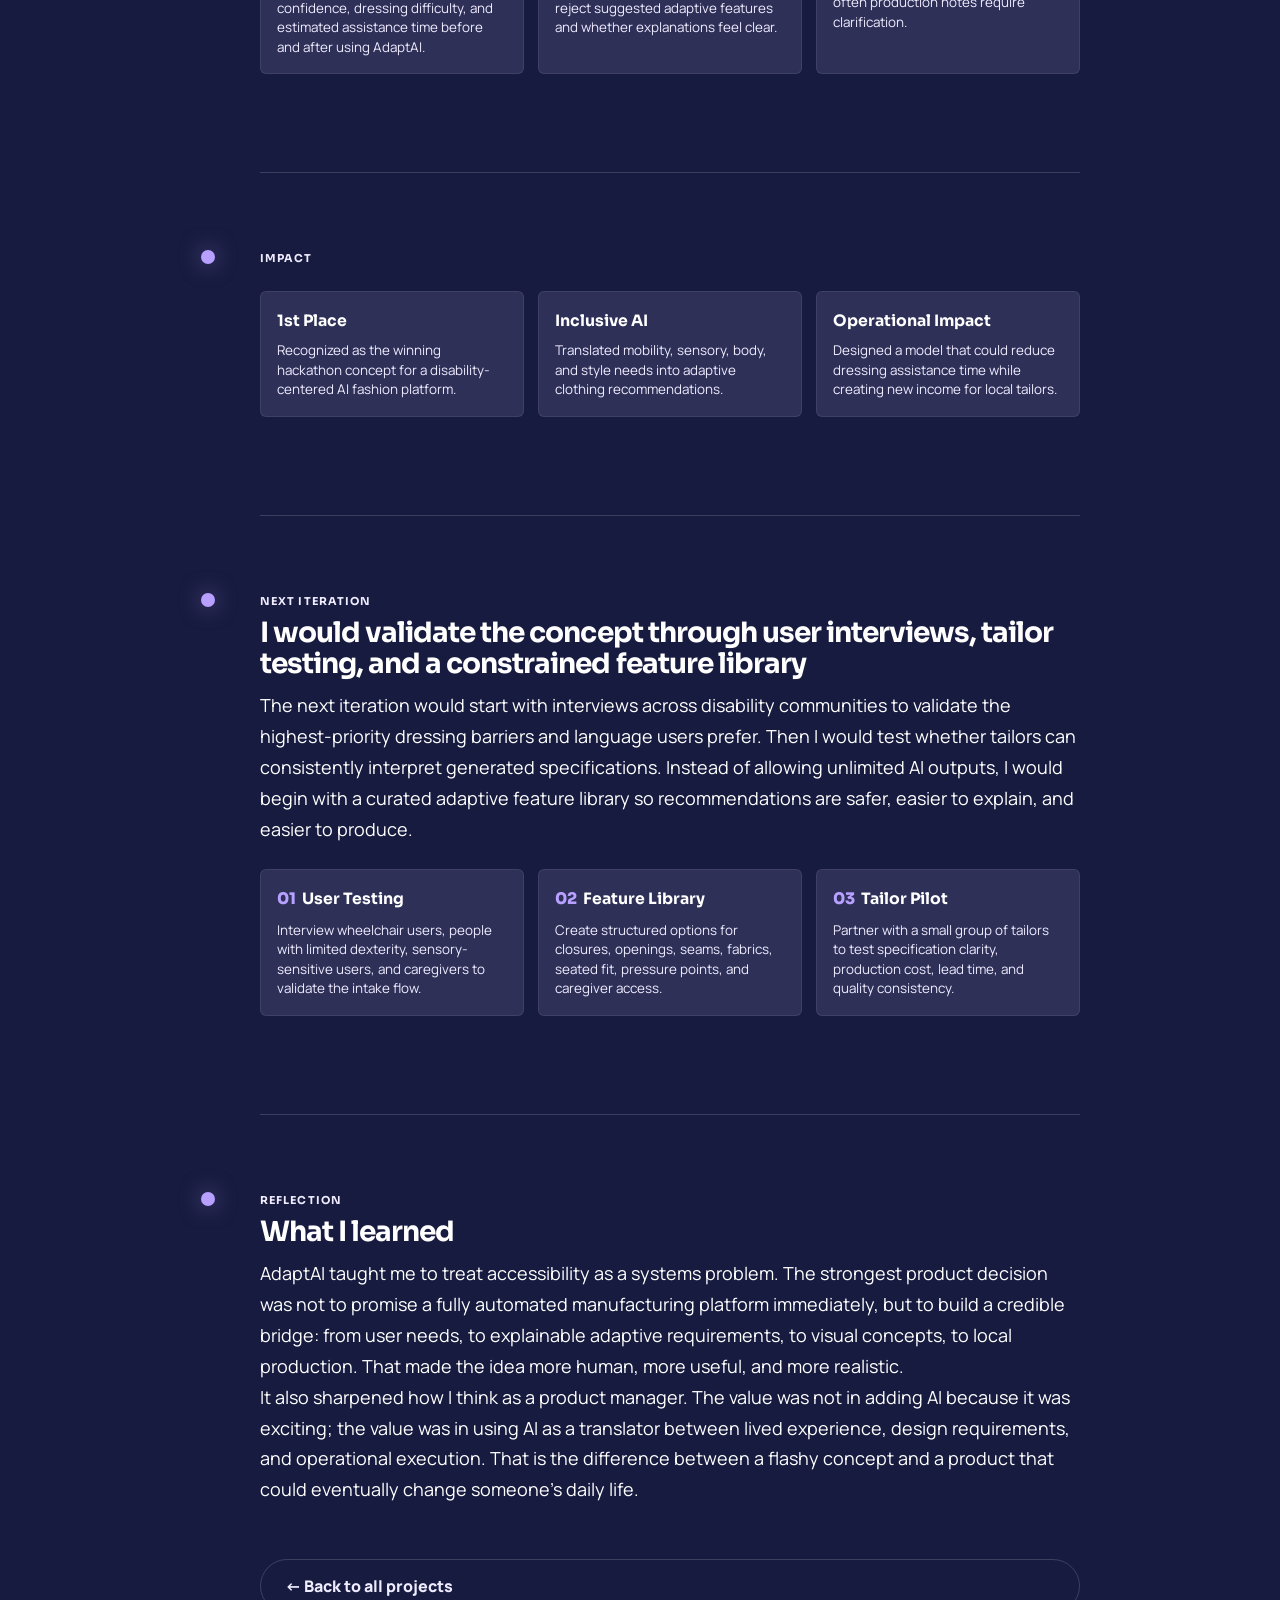
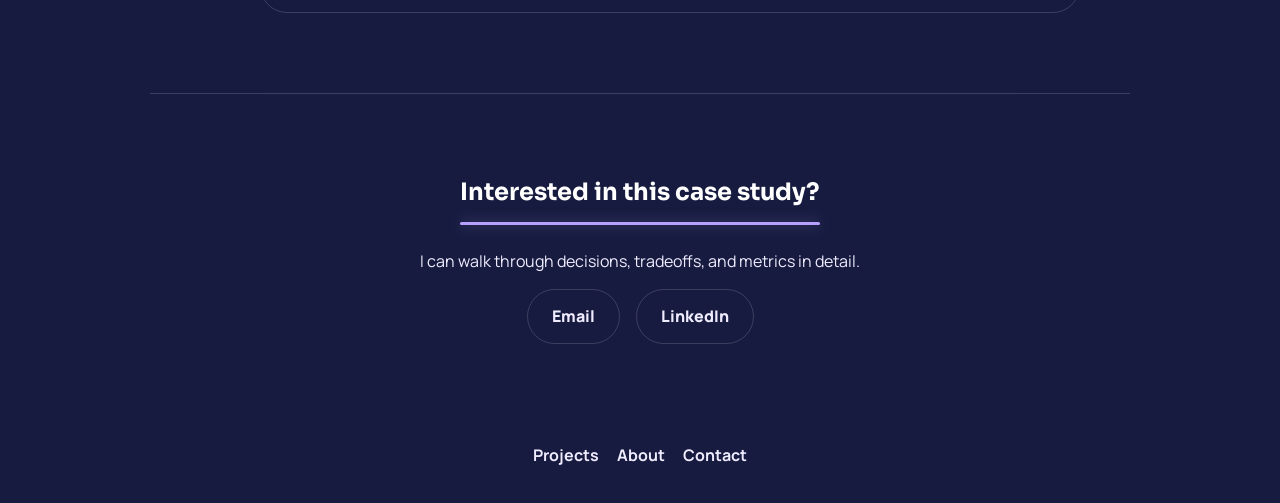
<file: projects/campus-app.html>
<!DOCTYPE html>
<html lang="en" data-theme="dark">
<head>
  <meta charset="UTF-8" />
  <meta name="viewport" content="width=device-width, initial-scale=1.0" />
  <title>AdaptAI | Case Study</title>
  <link rel="preconnect" href="https://fonts.googleapis.com">
  <link rel="preconnect" href="https://fonts.gstatic.com" crossorigin>
  <link href="https://fonts.googleapis.com/css2?family=Allura&family=Anton&family=Sora:wght@400;600;700;800&family=Manrope:wght@400;500;700&display=swap" rel="stylesheet">
  <link rel="stylesheet" href="../styles.css?v=20260802-library-case-polish" />
</head>
<body class="dark-mode">
  <header class="site-header">
    <div class="nav-shell navbar">
      <a class="brand" href="../index.html"><span class="brand-script">Alexis Detorres</span></a>
      <nav class="tabs" aria-label="Main navigation">
        <a class="tab active" href="../index.html">Projects</a>
        <a class="tab" href="../about.html">About</a>
        <a class="tab" href="../index.html#contact-section">Contact</a>
        <button class="mode-toggle" id="modeToggle" aria-label="Toggle dark mode">Theme</button>
      </nav>
    </div>
  </header>

  <main class="case-study brandon-case adaptai-case">
    <section class="case-cover divide-cover compact-case-cover">
      <div class="case-cover-art">
        <img src="../assets/projects/adaptai/adaptai-home-cover.png?v=20260802-library-case-polish" alt="AdaptAI adaptive clothing platform title visual" loading="eager" />
      </div>
    </section>

    <section class="case-intro-block">
      <div class="case-chip-row"><span>PRODUCT DESIGN</span><span>HACKATHON</span><span>JUNE 2026</span></div>
      <h1>AdaptAI</h1>
      <p>AI-powered adaptive fashion platform that turns a person's body, mobility, sensory, and style needs into personalized clothing concepts that local tailors can realistically produce.</p>
      <div class="case-info-grid"><div><span>Timeline</span><strong>June 2026</strong></div><div><span>Context</span><strong>Hackathon</strong></div><div><span>Role</span><strong>Product Manager/UX</strong></div><div><span>Result</span><strong>1st Place</strong></div></div>
    </section>

    <section class="case-story-block">
      <p class="case-story-label">Impact First</p>
      <h2>I designed AdaptAI to improve dressing independence by translating personal constraints into tailor-ready adaptive clothing guidance</h2>
      <p>For people with disabilities, clothing can affect comfort, independence, dignity, caregiver reliance, and self-expression every single day. AdaptAI was designed to reduce that friction by turning complex user needs into structured adaptive garment requirements, visual design concepts, and production guidance that a local tailor or small business could act on.</p>
      <div class="case-summary-grid"><div><span>01</span><h3>Human Impact</h3><p>Targeted a 15 to 20 minute reduction in daily dressing assistance by making clothing easier to select, adapt, and produce around individual needs.</p></div><div><span>02</span><h3>Business Impact</h3><p>Created a decentralized production model that could unlock 28% to 35% more sustainable income for local tailors through clearer demand and specifications.</p></div><div><span>03</span><h3>Product Impact</h3><p>Moved the concept beyond an outfit generator into an AI specification assistant for accessibility, fit, style, and garment engineering tradeoffs.</p></div></div>
    </section>

    <section class="case-question-callout"><p>How might we help people with disabilities turn physical, functional, and personal clothing needs into garments that support dignity, independence, comfort, and style?</p></section>

    <section class="case-research-block">
      <p class="artifact-label">Problem Framing</p>
      <h2>The silent daily challenge of dressing revealed a product gap hiding in plain sight</h2>
      <p>My starting insight was that dressing is often treated as a routine task, but for users with mobility limitations, sensory sensitivities, limb differences, chronic pain, wheelchair use, or nonstandard body shapes, it can become a repeated daily decision filled with tradeoffs. A shirt opening may be too tight. A zipper may require dexterity the user does not have. Fabric may cause friction. A garment may fit while standing but pull incorrectly while seated.</p>
      <p>The product problem was not simply, "Help users pick an outfit." The deeper product problem was, "Help users identify what prevents comfortable independent dressing, then convert that into clothing requirements without sacrificing personal style." That framing kept AdaptAI grounded in independence and dignity instead of novelty AI.</p>
      <figure class="case-big-visual"><img src="../assets/projects/adaptai/silent-dressing-challenge.png" alt="AdaptAI slide explaining the silent daily challenge of dressing"><figcaption>AdaptAI frames clothing as comfort, independence, dignity, and confidence.</figcaption></figure>
    </section>

    <section class="case-story-block">
      <p class="case-story-label">Users</p>
      <h2>I defined the primary users around functional dressing needs, not broad fashion demographics</h2>
      <p>The target user was not "anyone who likes fashion." AdaptAI was built for people whose bodies, mobility patterns, sensory needs, or care environments make standard clothing difficult to use. That includes wheelchair users, people with limited hand dexterity, people with chronic pain, people with limb differences, people who need caregiver assistance, and people with sensory sensitivities who still want clothing that feels expressive and personal.</p>
      <div class="case-summary-grid"><div><span>01</span><h3>End Users</h3><p>People with disabilities or specialized dressing needs who want clothing that is easier to put on, more comfortable, and still aligned with their style.</p></div><div><span>02</span><h3>Caregivers</h3><p>Family members or support staff who often absorb the time and physical labor of dressing assistance when garments are not designed accessibly.</p></div><div><span>03</span><h3>Local Tailors</h3><p>Small businesses and sewists who could produce adaptive garments if they received clearer specifications, measurements, and feature guidance.</p></div></div>
    </section>

    <section class="case-story-block">
      <p class="case-story-label">Research Insight</p>
      <h2>Standard fashion assumptions break down when bodies, mobility, and dexterity needs differ</h2>
      <p>Mainstream clothing often assumes standard body proportions, high-dexterity closures, rigid materials, and standing mobility. For many disabled users, those assumptions translate into tight openings, difficult fasteners, uncomfortable friction, limited seated fit, and dependence on caregiver assistance for basic dressing tasks.</p>
      <p>This became the first major product decision: AdaptAI should not begin with an aesthetic style quiz. It should begin with functional constraints. The interface needs to ask what the user struggles with first, then translate that into adaptive features in a way that still respects style preferences.</p>
      <figure class="case-big-visual"><img src="../assets/projects/adaptai/fashion-assumptions-gap.png" alt="AdaptAI comparison of standard fashion assumptions and disability realities"><figcaption>The core product opportunity was translating disability realities into specific design requirements.</figcaption></figure>
    </section>

    <section class="case-story-block">
      <p class="case-story-label">Product Inputs</p>
      <h2>I defined three input categories that made personalization specific enough to be useful</h2>
      <p>AdaptAI combines physical fit data with lived-experience information. Instead of treating personalization as a style quiz, the concept captures body measurements and posture, disability and mobility needs, and comfort and style choices. That combination lets the system recommend adaptive features without erasing personal taste.</p>
      <div class="case-summary-grid"><div><span>01</span><h3>Body + Posture</h3><p>Body proportions, seated posture, joint landmarks, and fit constraints help the system understand where standard garment geometry may fail.</p></div><div><span>02</span><h3>Mobility + Sensory Needs</h3><p>Dexterity, range of motion, caregiver support, fabric sensitivity, pain points, and dressing hotspots guide adaptive feature selection.</p></div><div><span>03</span><h3>Comfort + Style</h3><p>Color, silhouette, occasion, modesty, fabric feel, and aesthetic preferences protect the user's identity instead of reducing the product to function only.</p></div></div>
      <figure class="case-big-visual"><img src="../assets/projects/adaptai/holistic-inputs.png" alt="AdaptAI holistic inputs of disability centered design"><figcaption>Body measurements, mobility needs, and style preferences work together as the foundation of the recommendation engine.</figcaption></figure>
    </section>

    <section class="case-story-block">
      <p class="case-story-label">Market Gap</p>
      <h2>The adaptive clothing landscape creates tradeoffs users should not have to make</h2>
      <p>Current adaptive wear can be limited, expensive, difficult to source, low in personalization, and overly clinical in appearance. I positioned AdaptAI around the opposite vision: user-driven variety, accessible cost, bespoke personalization, direct access, and equal priority on style and function.</p>
      <p>This helped clarify the product opportunity. AdaptAI needed to compete against the experience of compromise: choosing between something that fits the body and something the user actually wants to wear. The winning concept was not "more adaptive inventory." It was a system for generating adaptive clothing specifications from the user's lived constraints.</p>
      <figure class="case-big-visual"><img src="../assets/projects/adaptai/adaptive-landscape-gap.png" alt="AdaptAI comparison of current adaptive wear and the AdaptAI vision"><figcaption>The AdaptAI vision shifts adaptive fashion from compromise to personalized access.</figcaption></figure>
    </section>

    <section class="case-story-block">
      <p class="case-story-label">Product Strategy</p>
      <h2>I prioritized the MVP around translation, explanation, and trust</h2>
      <p>The biggest product risk was overpromising. A fully automated manufacturing platform would require advanced pattern generation, garment safety review, tailor QA, and medical validation. For the hackathon MVP, I scoped AdaptAI as a personalized adaptive-fashion design and specification assistant. That made the product ambitious but credible.</p>
      <div class="case-summary-grid"><div><span>Must</span><h3>Structured Intake</h3><p>Capture user constraints in plain language and organize them into body, mobility, sensory, and style requirements.</p></div><div><span>Must</span><h3>Explainable Recommendations</h3><p>Suggest adaptive features and explain why they matter, so users can trust and adjust the output.</p></div><div><span>Next</span><h3>Tailor Handoff</h3><p>Generate a clean specification that helps a local tailor understand features, fabric needs, fit constraints, and production notes.</p></div></div>
    </section>

    <section class="case-story-block">
      <p class="case-story-label">Solution</p>
      <h2>I designed the system as a translation engine from human constraint to tailored freedom</h2>
      <p>The AI workflow collects user input, interprets body shape and posture, parses comfort and style preferences, then maps needs to adaptive features such as magnetic buttons, Velcro closures, side openings, seated-fit designs, soft fabrics, and elastic waistbands. The output is not just a pretty outfit image; it is a structured concept that explains what features should be built into the garment and why.</p>
      <p>For example, if a user reports shoulder mobility limitations, the system might recommend side openings or front closures. If the user reports hand dexterity challenges, it could avoid traditional buttons and prioritize magnetic closures or Velcro. If the user is seated most of the day, it could recommend seated-fit construction and fabric choices that reduce pressure or friction.</p>
      <figure class="case-big-visual"><img src="../assets/projects/adaptai/translation-engine.png" alt="AdaptAI translation engine from human constraint to tailored freedom"><figcaption>The translation layer connects user needs to adaptive feature selection and tailor output.</figcaption></figure>
    </section>

    <section class="case-story-block">
      <p class="case-story-label">System Workflow</p>
      <h2>I scoped the architecture around low-friction input and actionable output</h2>
      <p>The realistic MVP translates user needs into adaptive design requirements, generates a structured image prompt or tailor-facing specification, and produces a visual concept users can react to. The broader architecture can combine pose and body input, VLM-based preference parsing, fit prediction, adaptive feature mapping, generative visuals, and local tailor production.</p>
      <p>The workflow starts with user input from three sources: a pose or body scan, explicit mobility needs, and comfort or style preferences. The system then transforms those inputs into body-shape signals, posture interpretation, fit predictions, and natural-language design requirements. Finally, it maps those requirements into adaptive features and generates both a visual outfit concept and tailor-ready production notes.</p>
      <figure class="case-big-visual"><img src="../assets/projects/adaptai/application-workflow.png" alt="AdaptAI application workflow and unified VLM architecture"><figcaption>The workflow balances product ambition with a believable first version: personalized adaptive-fashion design and specification support.</figcaption></figure>
    </section>

    <section class="case-story-block">
      <p class="case-story-label">Prototype Direction</p>
      <h2>The output screens show the product moving from user context to actionable clothing concepts</h2>
      <p>The prototype direction included a user summary, outfit design explanation, adaptive feature recommendations, reasoning for why the design works, an image prompt, and visual variations. I wanted the experience to feel empowering: the adaptive features should be integrated into the design, not become the entire visual identity.</p>
      <p>That was a key UX decision. If adaptive features are presented as limitations, the user experience can feel clinical. If they are presented as design intelligence, the experience feels more personal and empowering. The output screen therefore needed to explain the garment in two languages at once: human-readable confidence for the user and structured requirements for production.</p>
      <figure class="case-big-visual"><img src="../assets/projects/adaptai/output-screens.png" alt="AdaptAI output screens and generated fashion concepts"><figcaption>AdaptAI output screens convert needs into explainable design concepts and visual options.</figcaption></figure>
    </section>

    <section class="case-story-block">
      <p class="case-story-label">Tradeoffs</p>
      <h2>I separated what the product could prove now from what would need validation later</h2>
      <p>Because adaptive clothing affects comfort, safety, and mobility, the product cannot behave like a generic fashion generator. I treated the first version as a decision-support and specification tool, not a medical or manufacturing authority. That distinction made the product stronger because it avoided risky claims while still demonstrating the core value proposition.</p>
      <div class="case-summary-grid"><div><span>Risk</span><h3>Unsafe Recommendations</h3><p>Adaptive features must be validated with disability experts, users, and tailors before being treated as production-ready.</p></div><div><span>Risk</span><h3>Tailor Variance</h3><p>Different tailors may interpret requirements differently, so specifications need examples, measurements, and quality checks.</p></div><div><span>Risk</span><h3>Bias in Fit Data</h3><p>The AI must support diverse body types, disabilities, mobility patterns, and cultural style preferences without defaulting to narrow assumptions.</p></div></div>
    </section>

    <section class="case-story-block">
      <p class="case-story-label">Operations Model</p>
      <h2>I connected the product concept to a decentralized supply chain and circular resale model</h2>
      <p>AdaptAI also works as an operations model: users receive better-fitting adaptive designs, local tailors receive clearer specifications and new demand, and garments can later be resold or donated through profile-matched listings. This reframes accessibility as both a product design challenge and a socially responsible supply-chain opportunity.</p>
      <p>Instead of relying only on centralized adaptive-wear retailers, AdaptAI imagines a platform-mediated network where local tailors can produce customized garments on demand. That model could reduce access barriers in regions where adaptive clothing is hard to buy, while creating more sustainable income opportunities for sewists and small businesses.</p>
      <figure class="case-big-visual"><img src="../assets/projects/adaptai/operations-management.png" alt="AdaptAI operations management model"><figcaption>The concept links strategic customers, local production, sustainable supply chains, and social impact.</figcaption></figure>
    </section>

    <section class="case-story-block">
      <p class="case-story-label">Measurement Plan</p>
      <h2>I defined success around independence, trust, production feasibility, and ecosystem value</h2>
      <p>Because this product touches both user experience and operations, the metrics needed to go beyond engagement. A useful AdaptAI pilot would measure whether users feel more confident dressing, whether caregivers spend less time assisting, whether tailors can interpret the specifications, and whether generated designs meet comfort and style expectations.</p>
      <div class="case-summary-grid"><div><span>User</span><h3>Dressing Independence</h3><p>Measure change in self-reported confidence, dressing difficulty, and estimated assistance time before and after using AdaptAI.</p></div><div><span>Product</span><h3>Recommendation Trust</h3><p>Track whether users accept, edit, or reject suggested adaptive features and whether explanations feel clear.</p></div><div><span>Ops</span><h3>Tailor Feasibility</h3><p>Measure how consistently tailors interpret specifications and how often production notes require clarification.</p></div></div>
    </section>

    <section class="case-story-block">
      <p class="case-story-label">Impact</p>
      <div class="case-summary-grid"><div><h3>1st Place</h3><p>Recognized as the winning hackathon concept for a disability-centered AI fashion platform.</p></div><div><h3>Inclusive AI</h3><p>Translated mobility, sensory, body, and style needs into adaptive clothing recommendations.</p></div><div><h3>Operational Impact</h3><p>Designed a model that could reduce dressing assistance time while creating new income for local tailors.</p></div></div>
    </section>

    <section class="case-story-block">
      <p class="case-story-label">Next Iteration</p>
      <h2>I would validate the concept through user interviews, tailor testing, and a constrained feature library</h2>
      <p>The next iteration would start with interviews across disability communities to validate the highest-priority dressing barriers and language users prefer. Then I would test whether tailors can consistently interpret generated specifications. Instead of allowing unlimited AI outputs, I would begin with a curated adaptive feature library so recommendations are safer, easier to explain, and easier to produce.</p>
      <div class="case-summary-grid"><div><span>01</span><h3>User Testing</h3><p>Interview wheelchair users, people with limited dexterity, sensory-sensitive users, and caregivers to validate the intake flow.</p></div><div><span>02</span><h3>Feature Library</h3><p>Create structured options for closures, openings, seams, fabrics, seated fit, pressure points, and caregiver access.</p></div><div><span>03</span><h3>Tailor Pilot</h3><p>Partner with a small group of tailors to test specification clarity, production cost, lead time, and quality consistency.</p></div></div>
    </section>

    <section class="case-story-block">
      <p class="case-story-label">Reflection</p>
      <h2>What I learned</h2>
      <p>AdaptAI taught me to treat accessibility as a systems problem. The strongest product decision was not to promise a fully automated manufacturing platform immediately, but to build a credible bridge: from user needs, to explainable adaptive requirements, to visual concepts, to local production. That made the idea more human, more useful, and more realistic.</p>
      <p>It also sharpened how I think as a product manager. The value was not in adding AI because it was exciting; the value was in using AI as a translator between lived experience, design requirements, and operational execution. That is the difference between a flashy concept and a product that could eventually change someone's daily life.</p>
    </section>

    <a class="back-link" href="../index.html">&larr; Back to all projects</a>
  </main>

  <section class="cta reveal">
    <h2>Interested in this case study?</h2>
    <p>I can walk through decisions, tradeoffs, and metrics in detail.</p>
    <div class="cta-actions">
      <a href="mailto:alexisa.12250@gmail.com">Email</a>
      <a href="https://linkedin.com/in/alexisdetorr" target="_blank" rel="noopener">LinkedIn</a>
    </div>
  </section>

  <footer class="site-footer">
    <a href="../index.html">Projects</a>
    <a href="../about.html">About</a>
    <a href="../index.html#contact-section">Contact</a>
  </footer>

  <script src="../script.js?v=20260802-library-case-polish"></script>
</body>
</html>
</file>
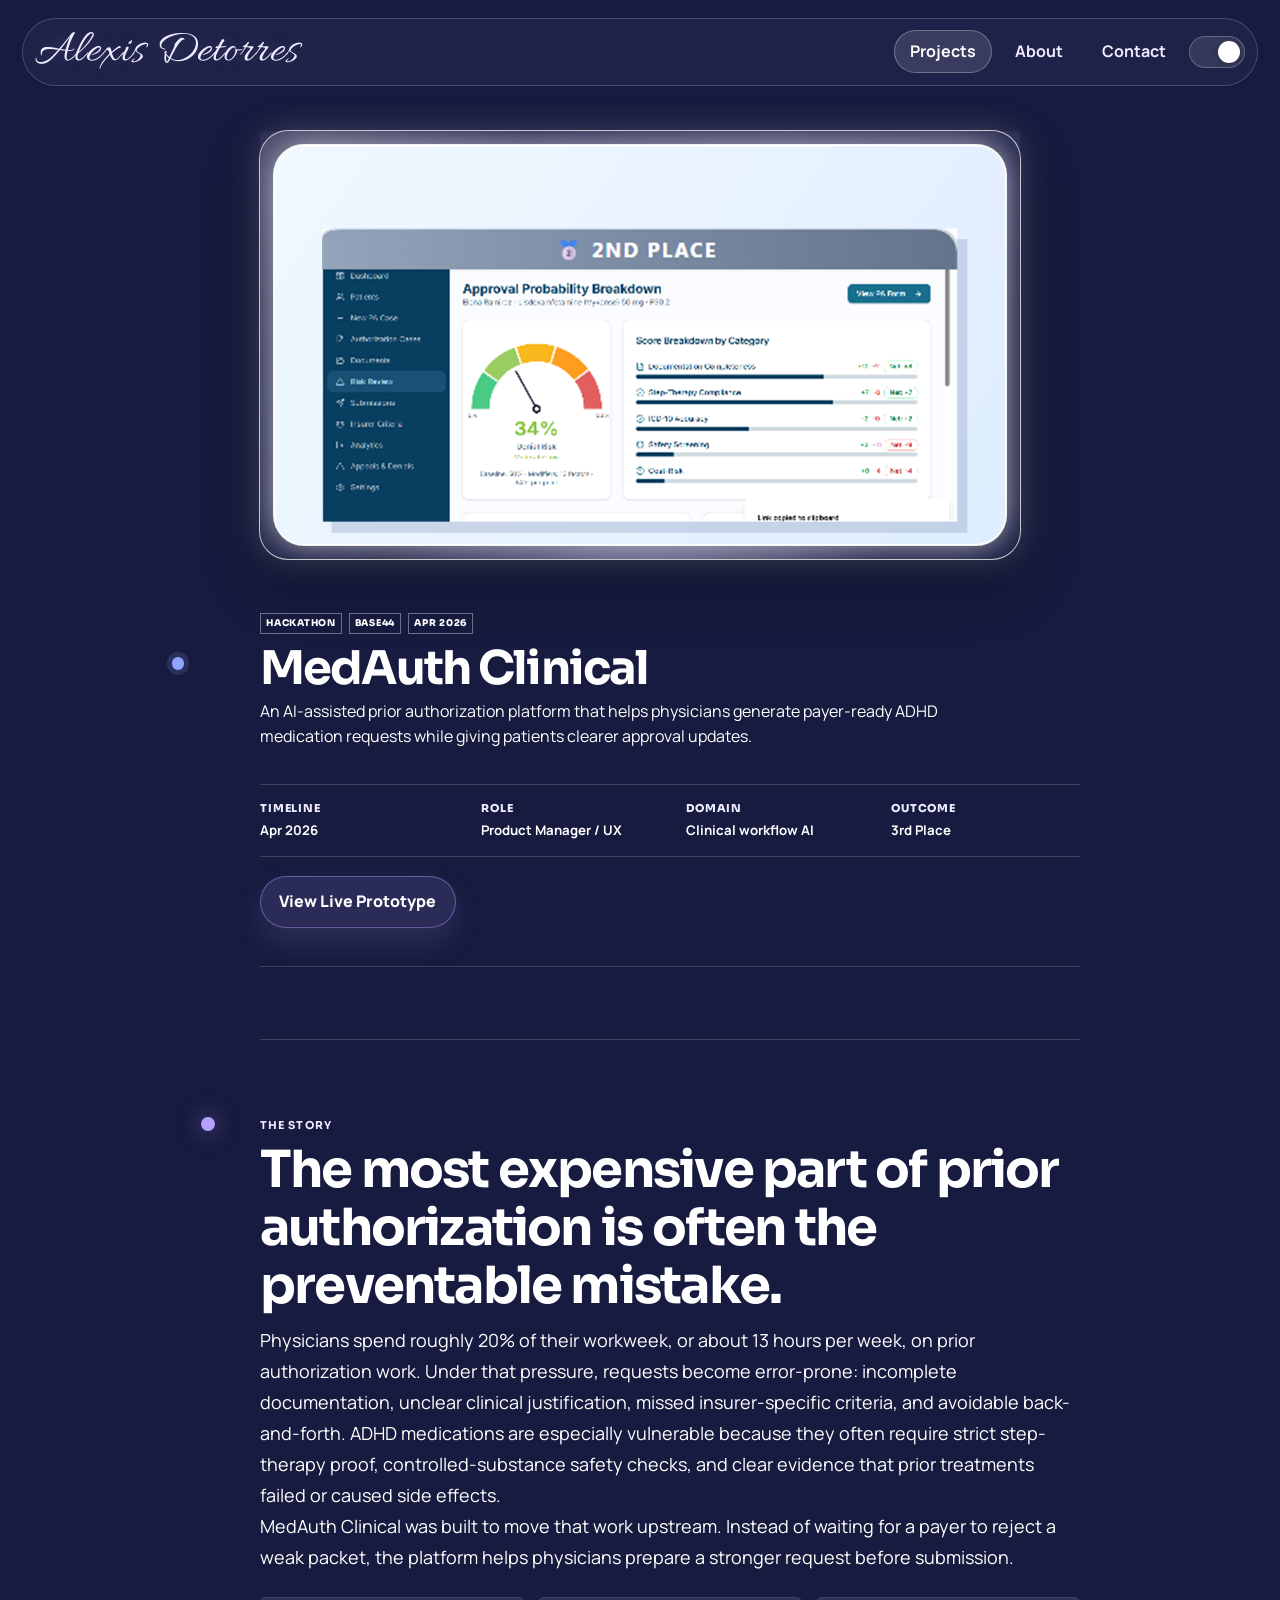
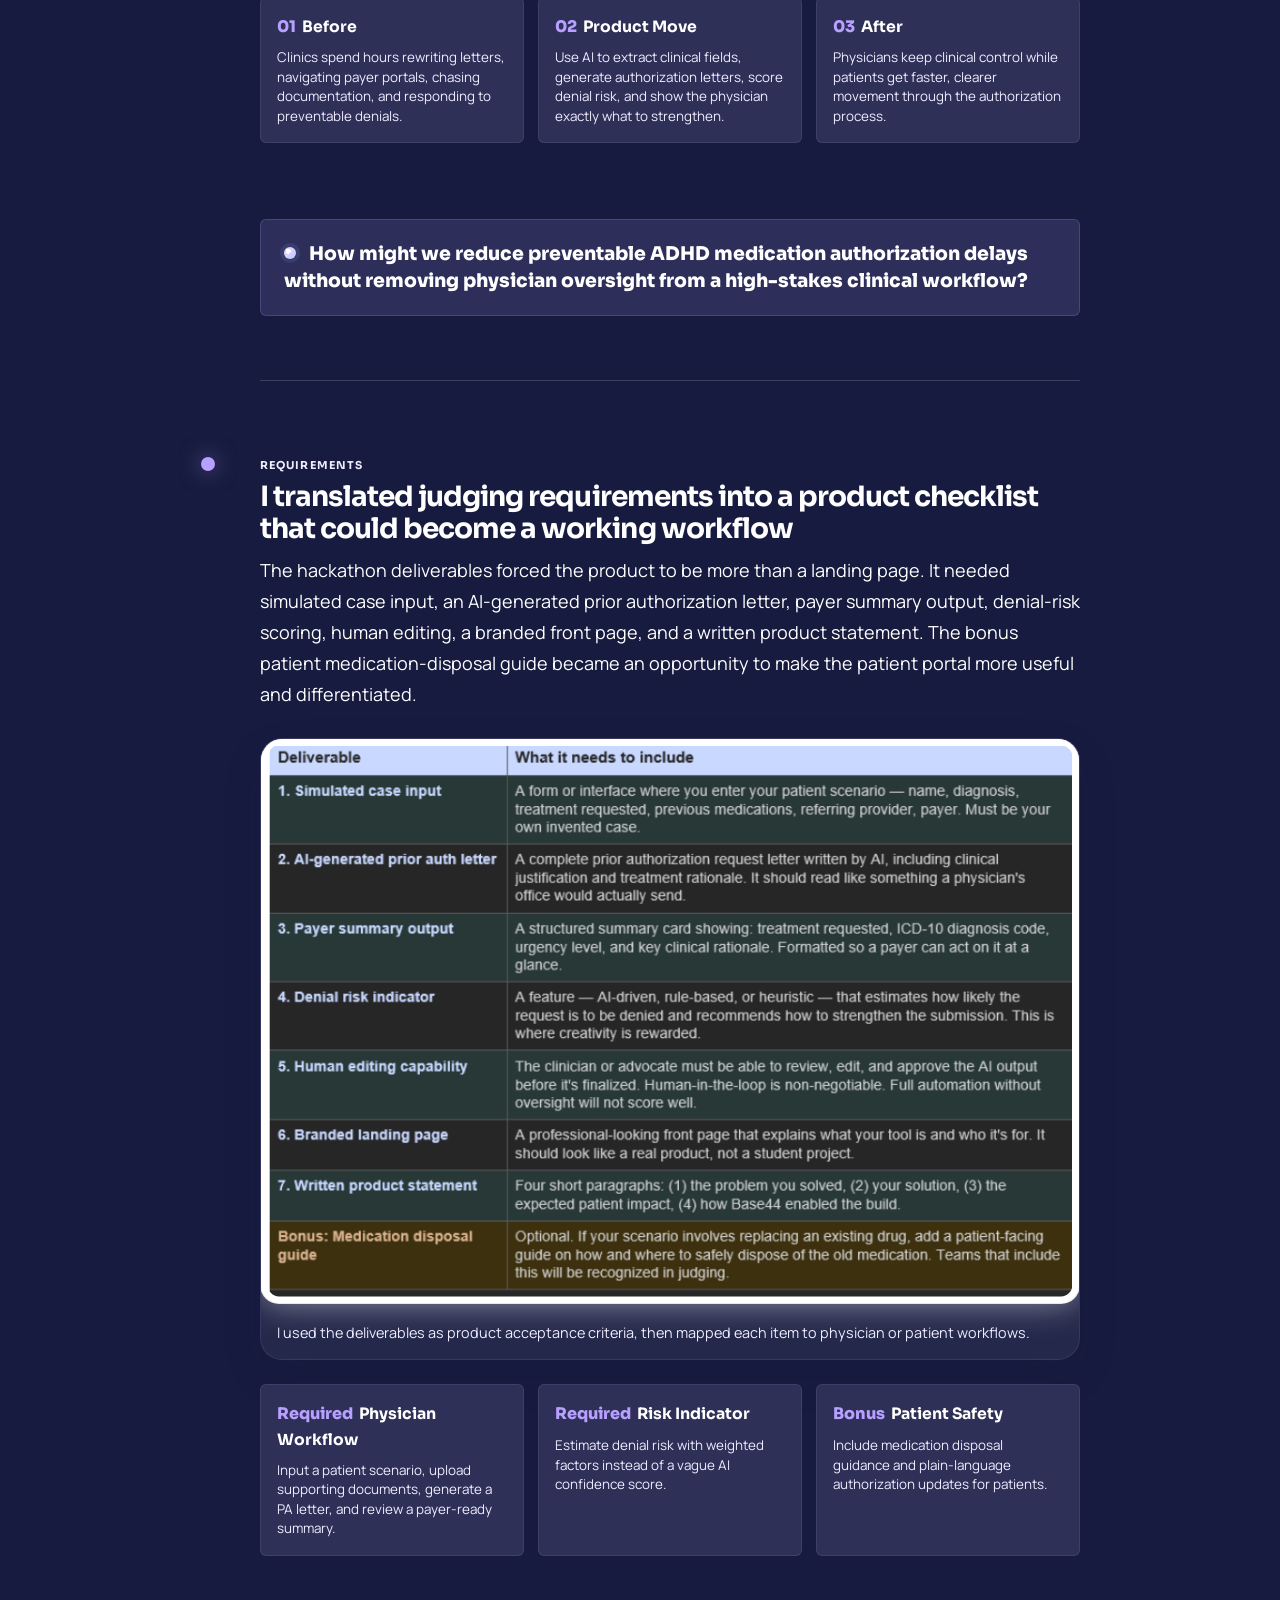
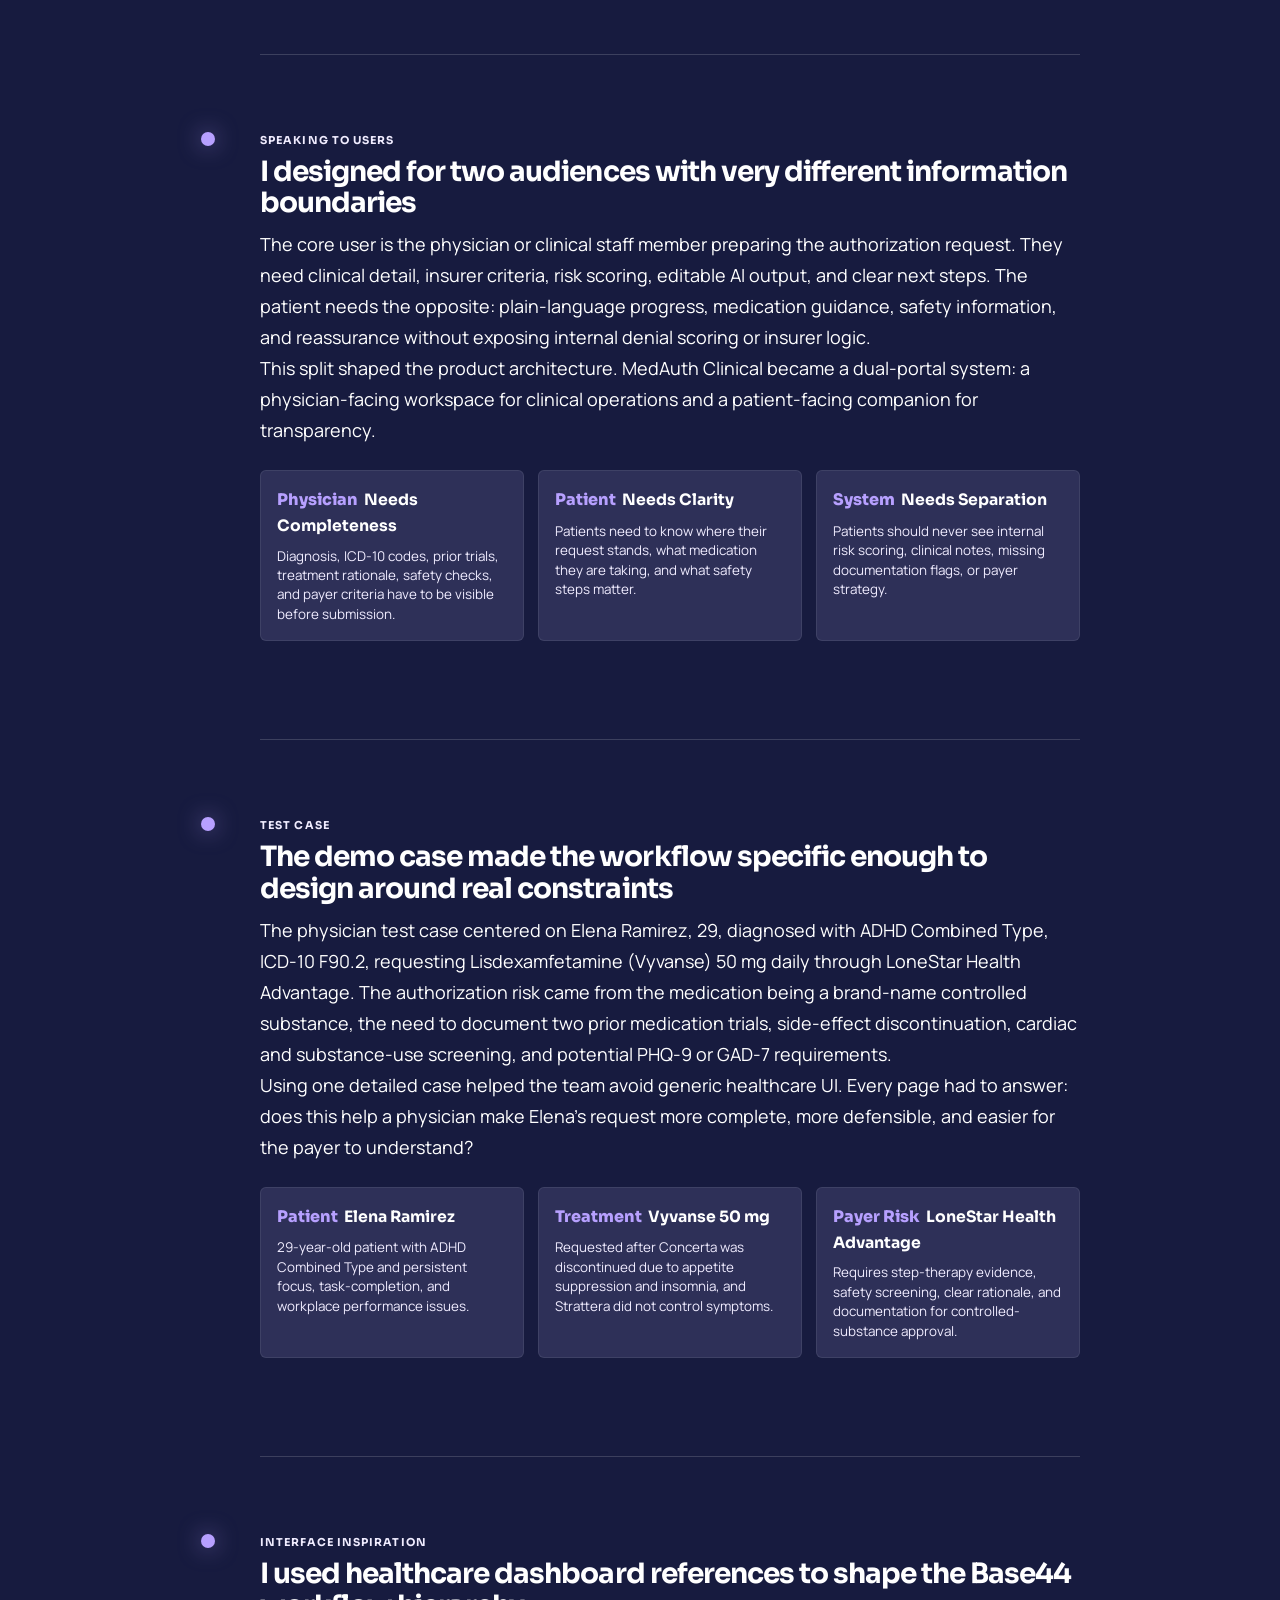
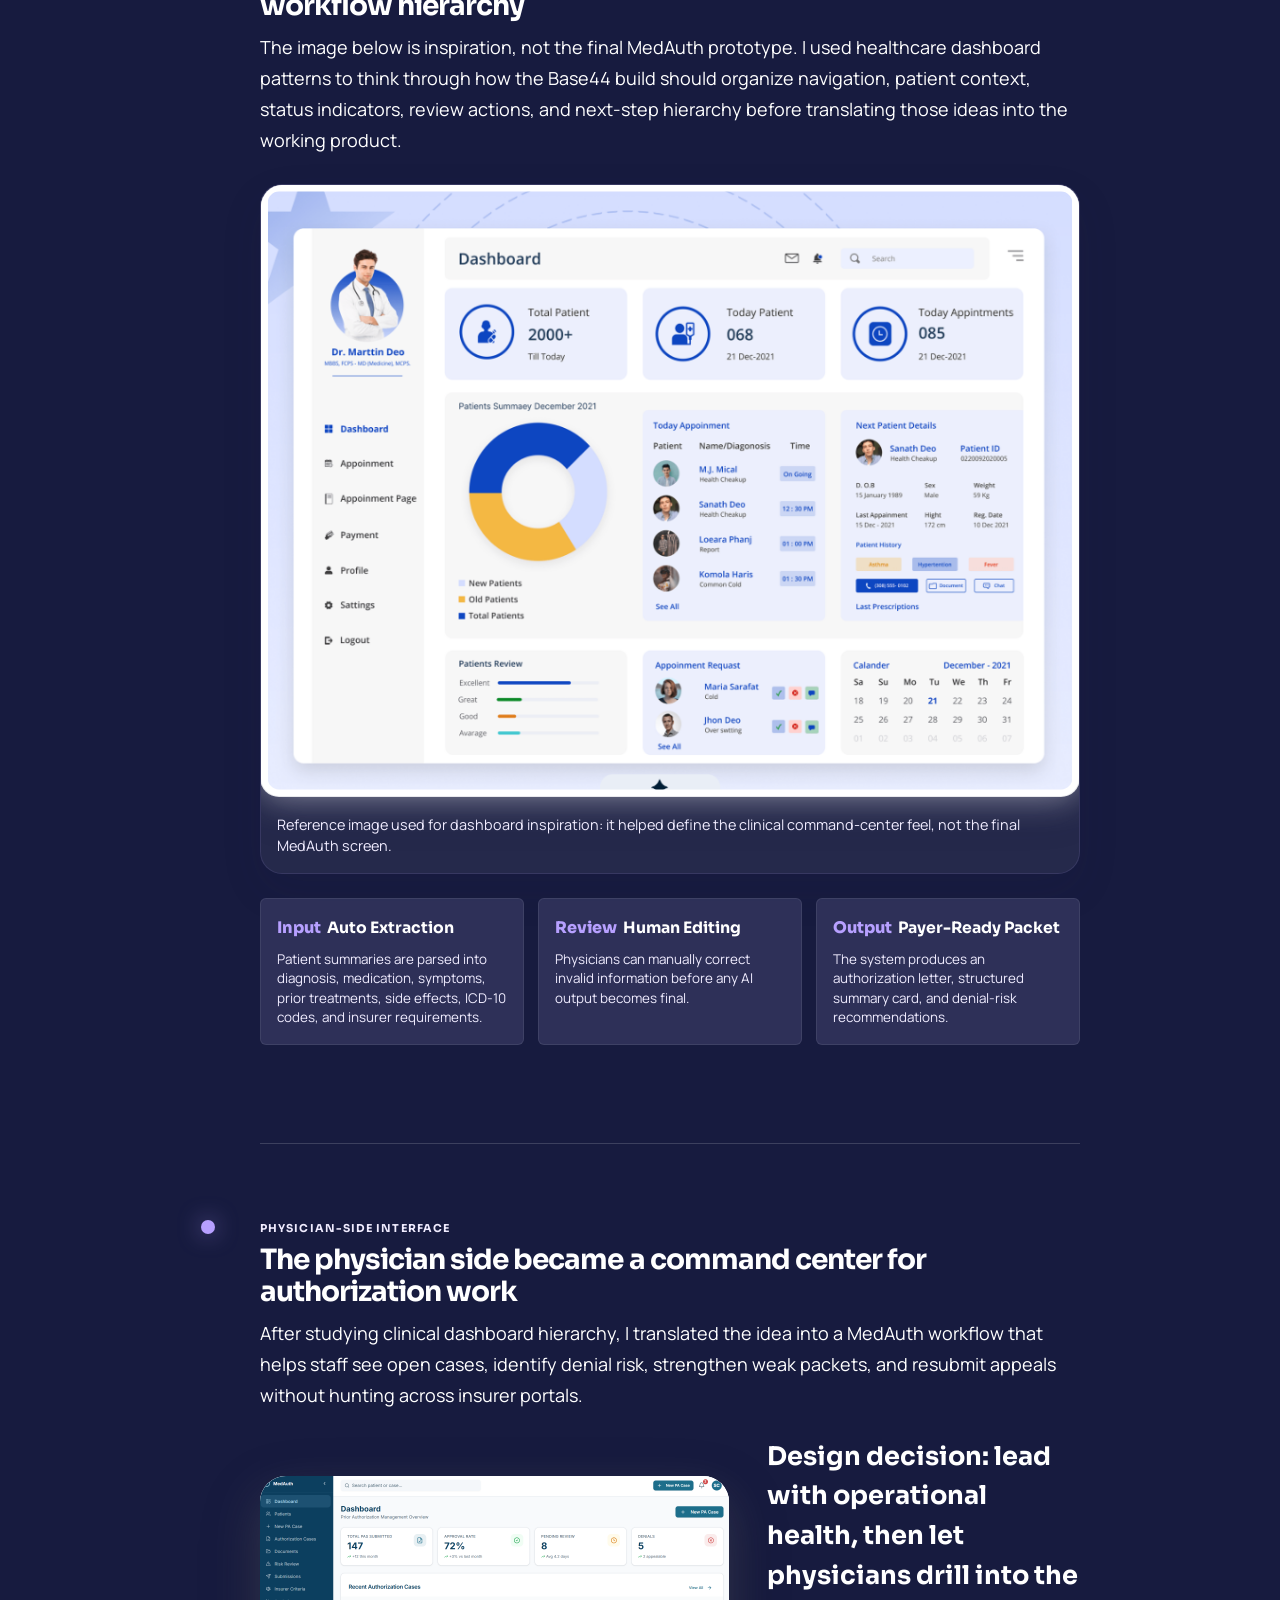
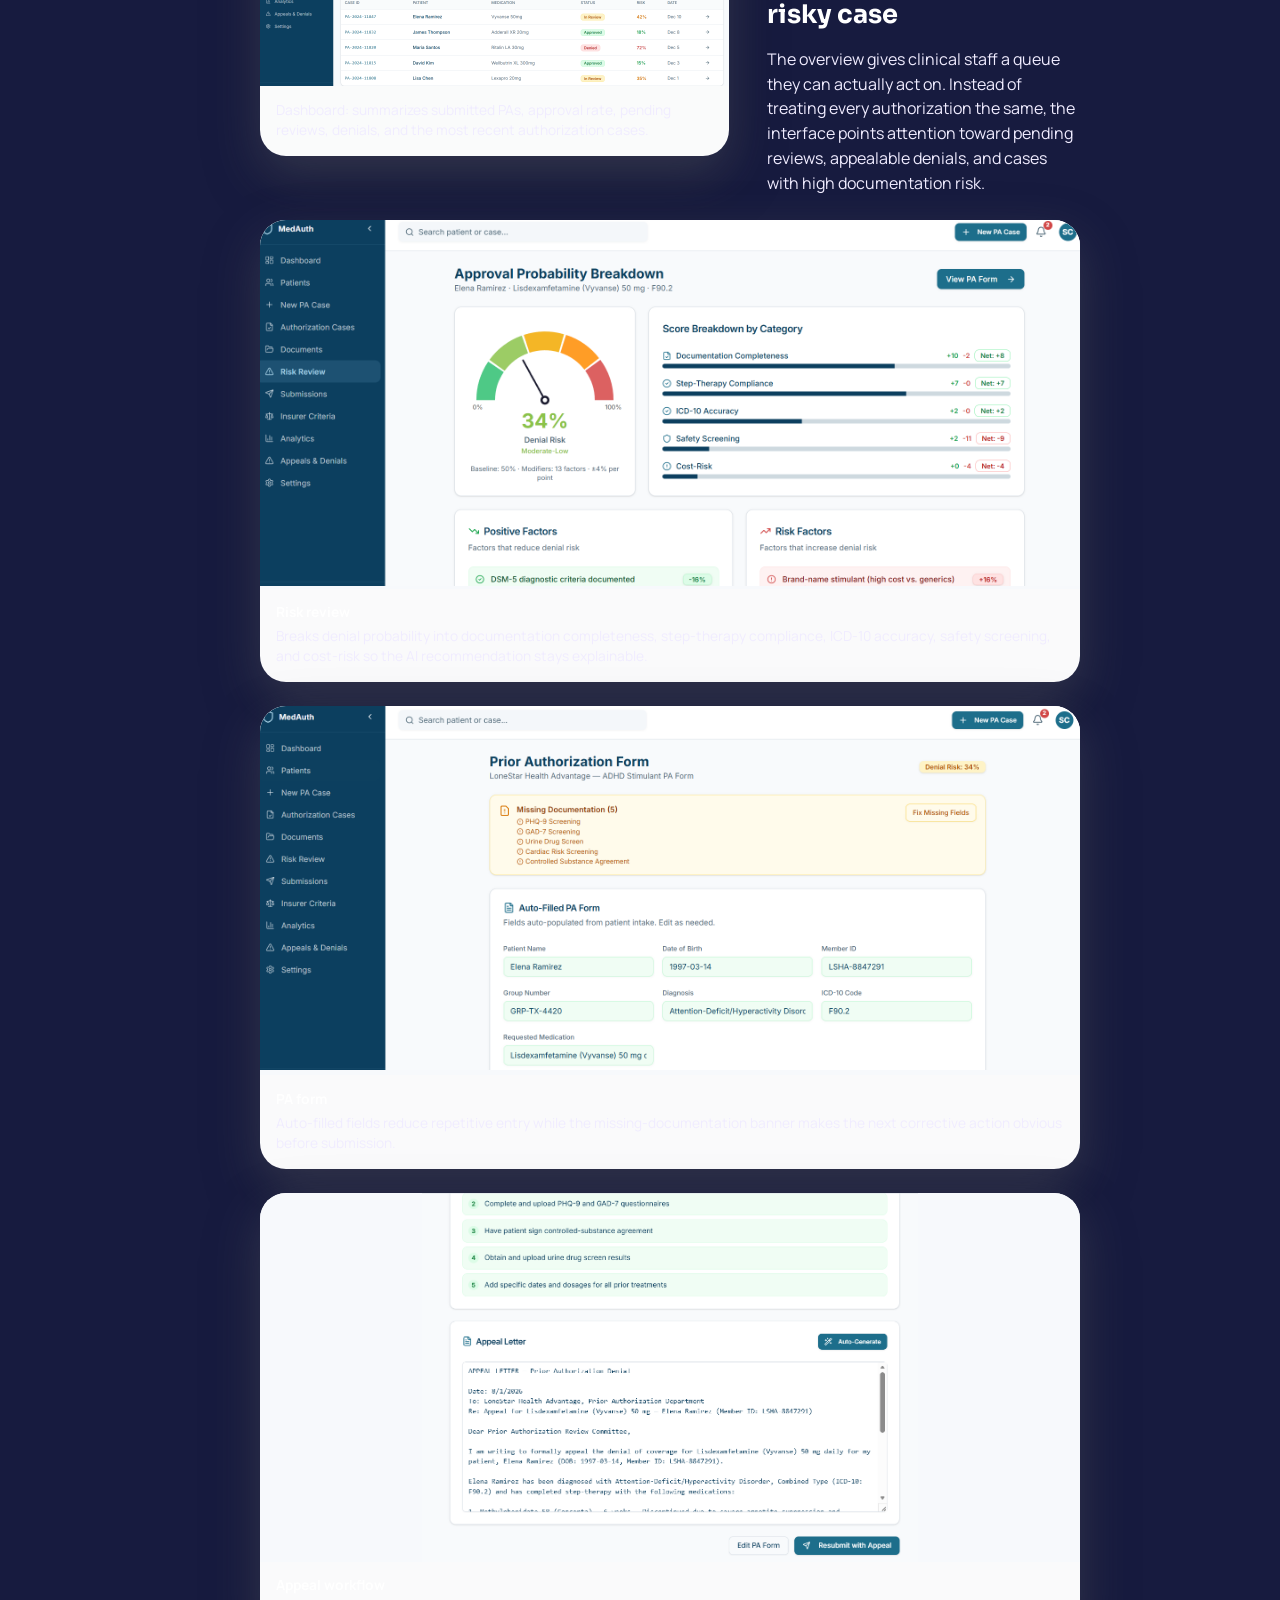
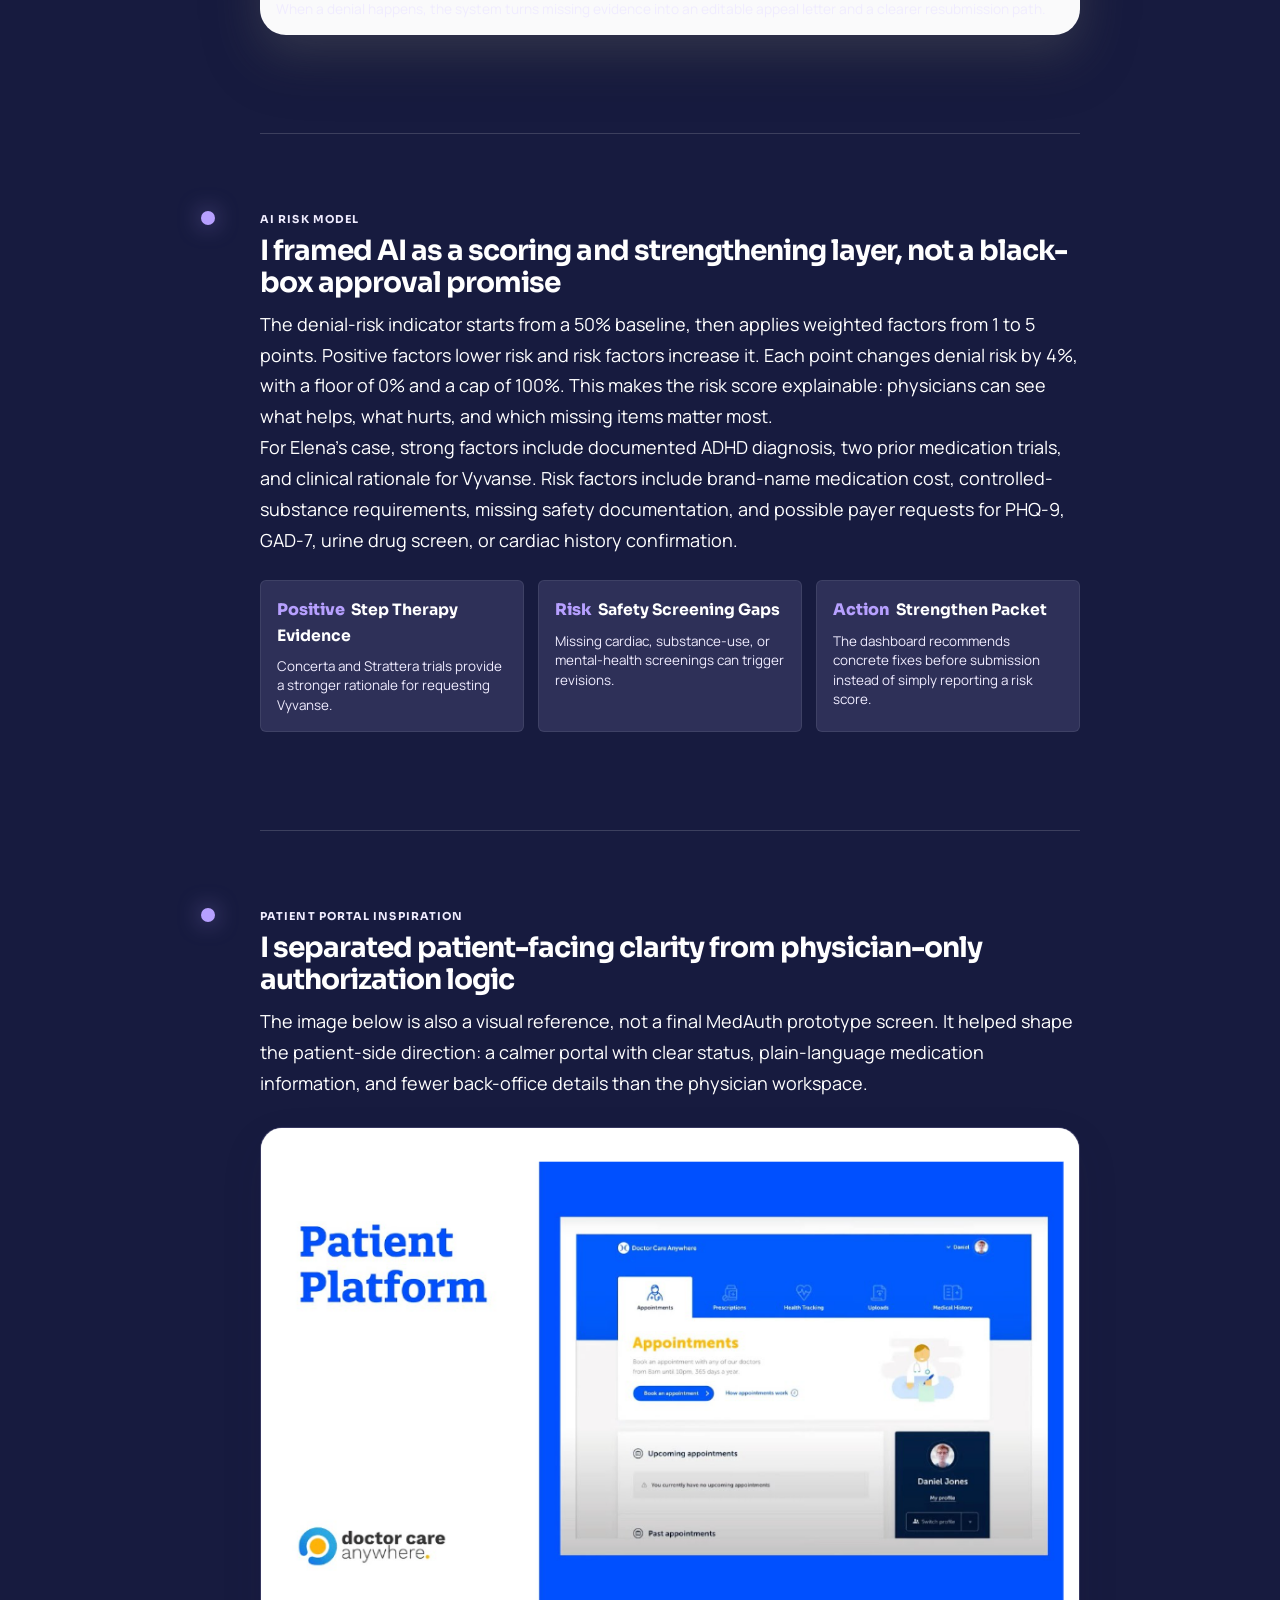
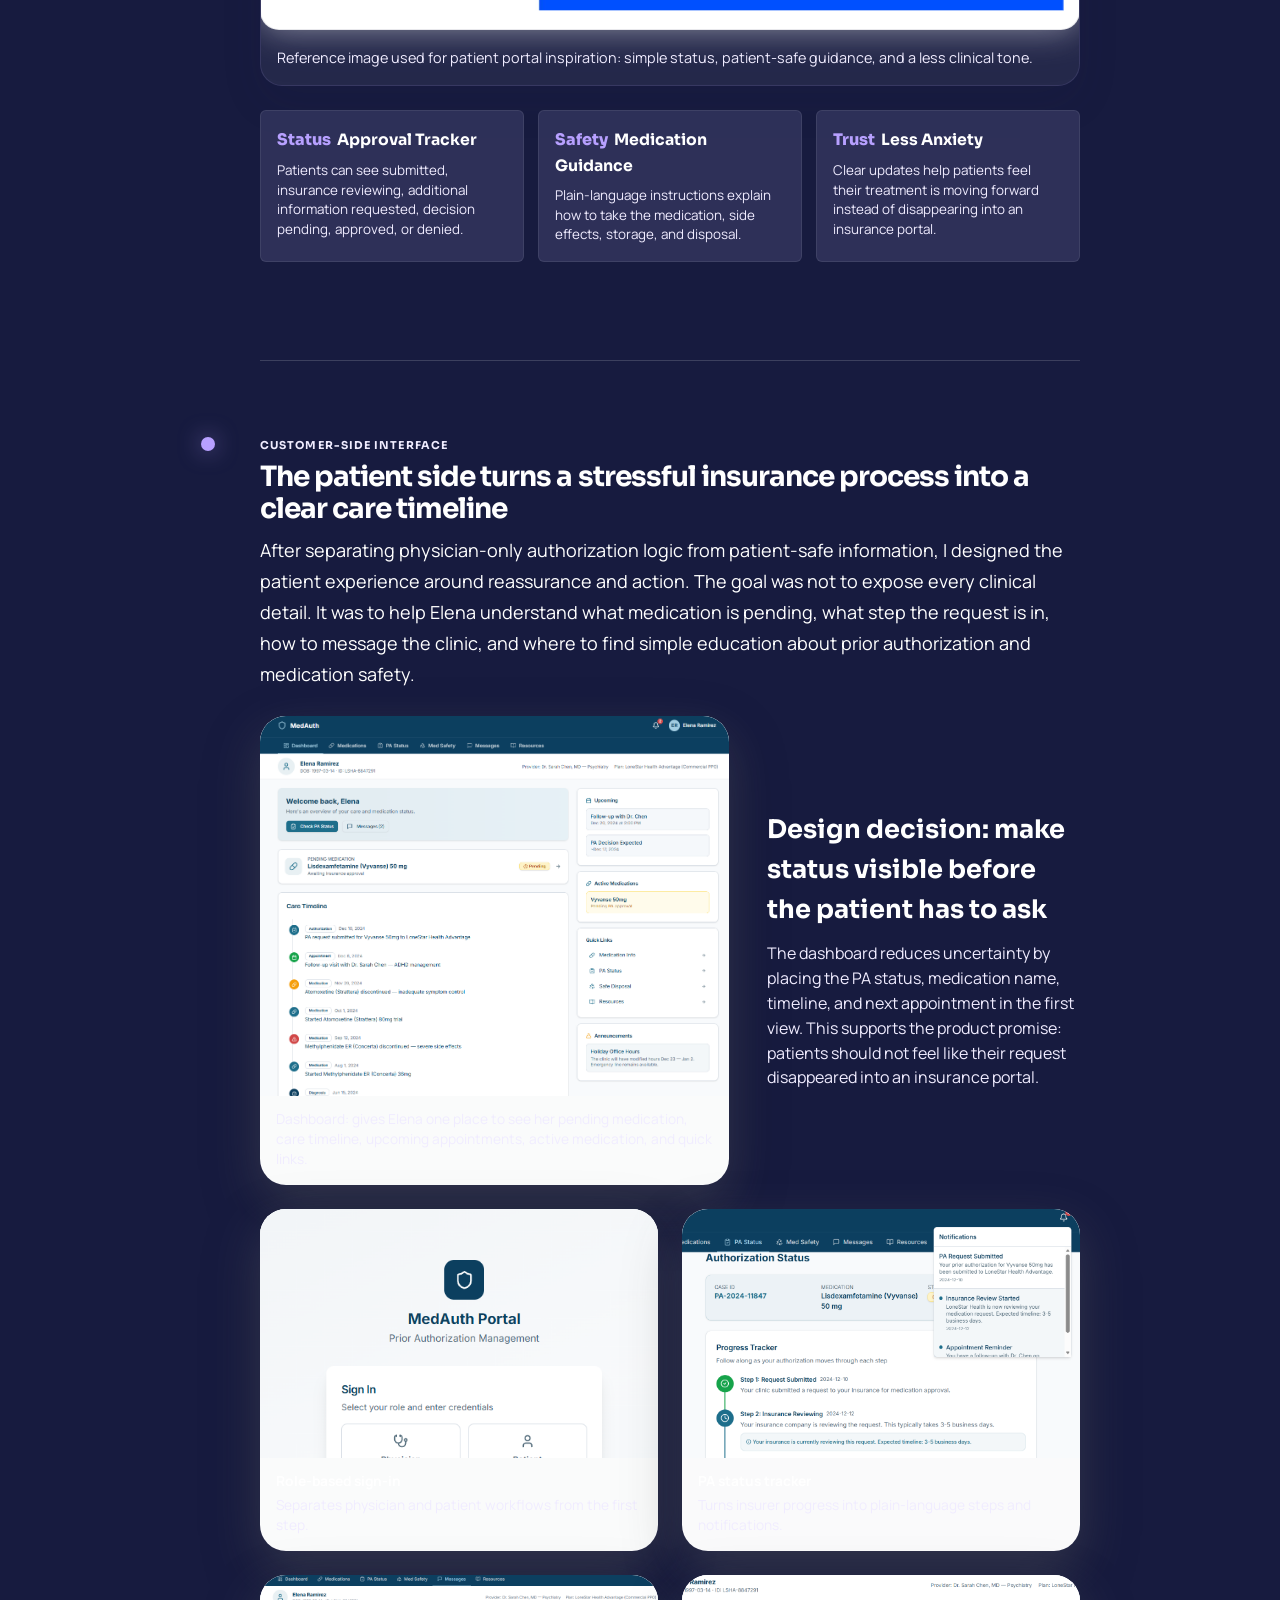
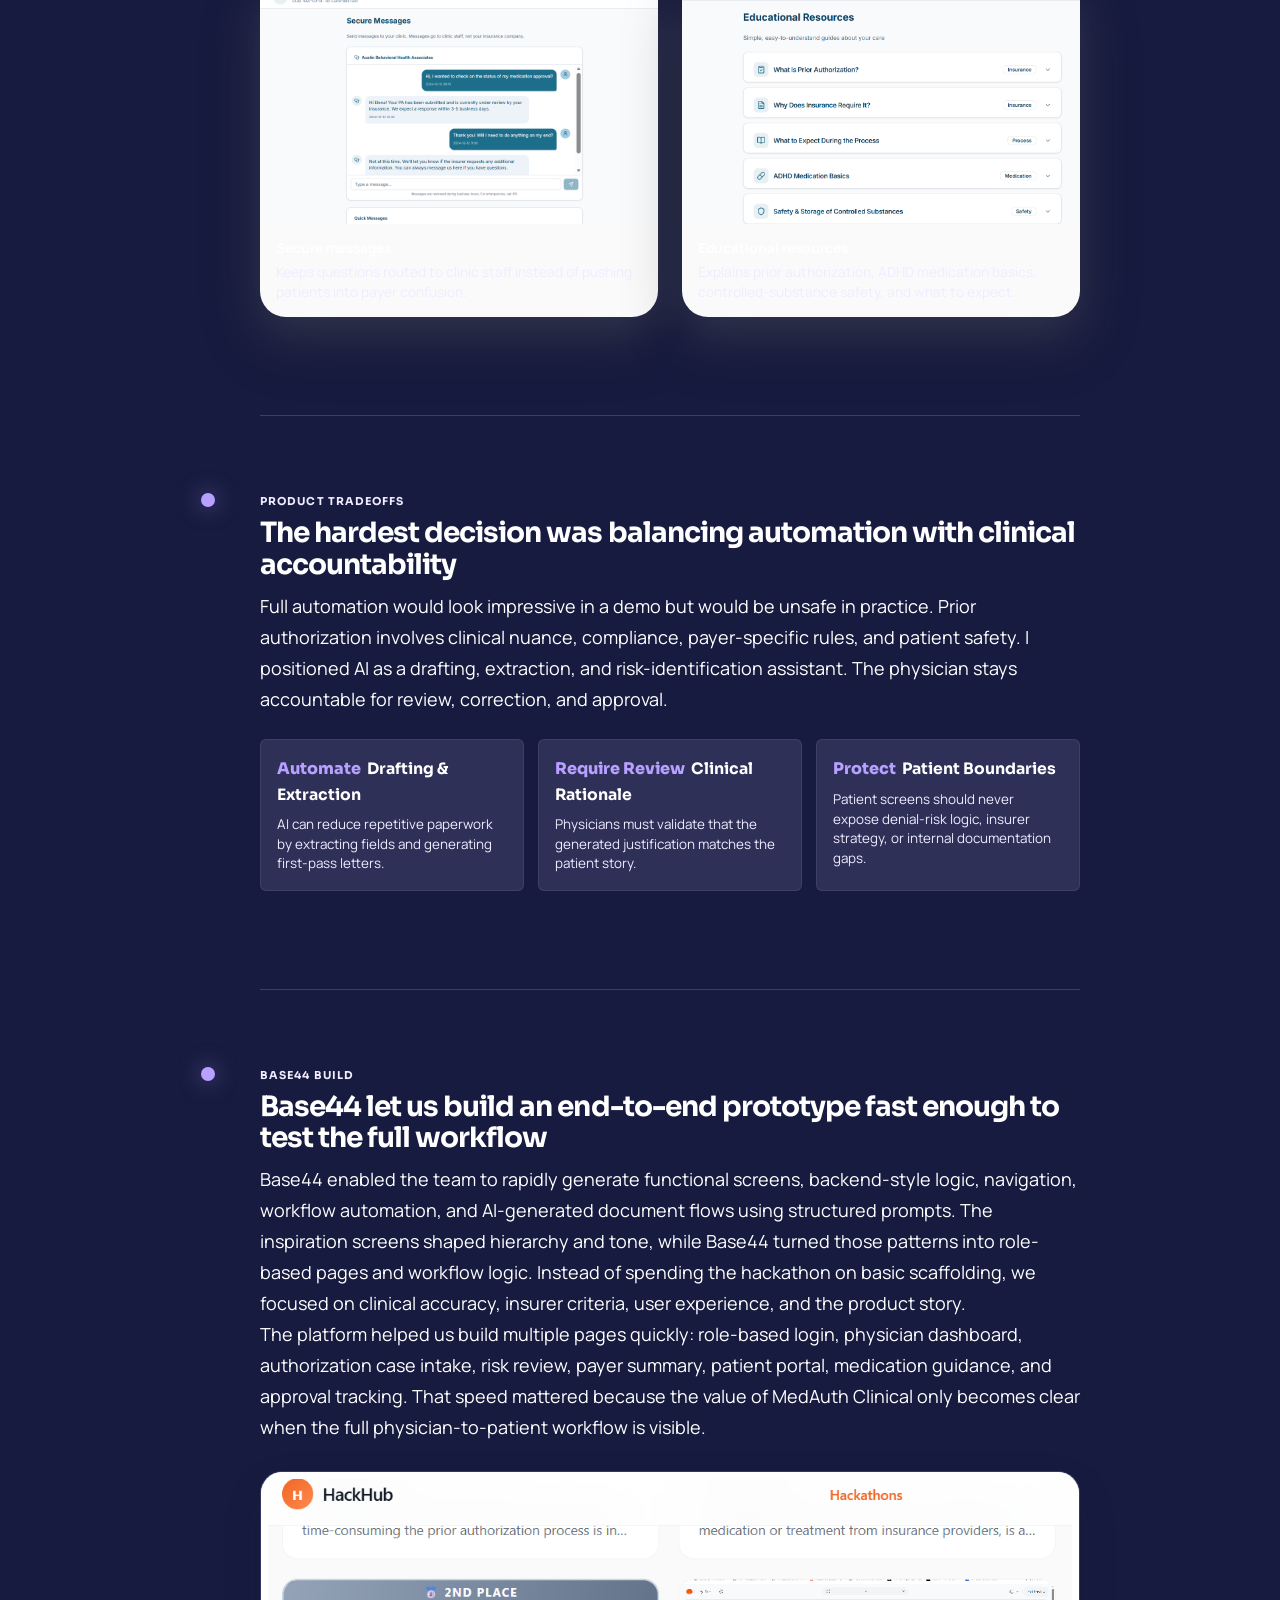
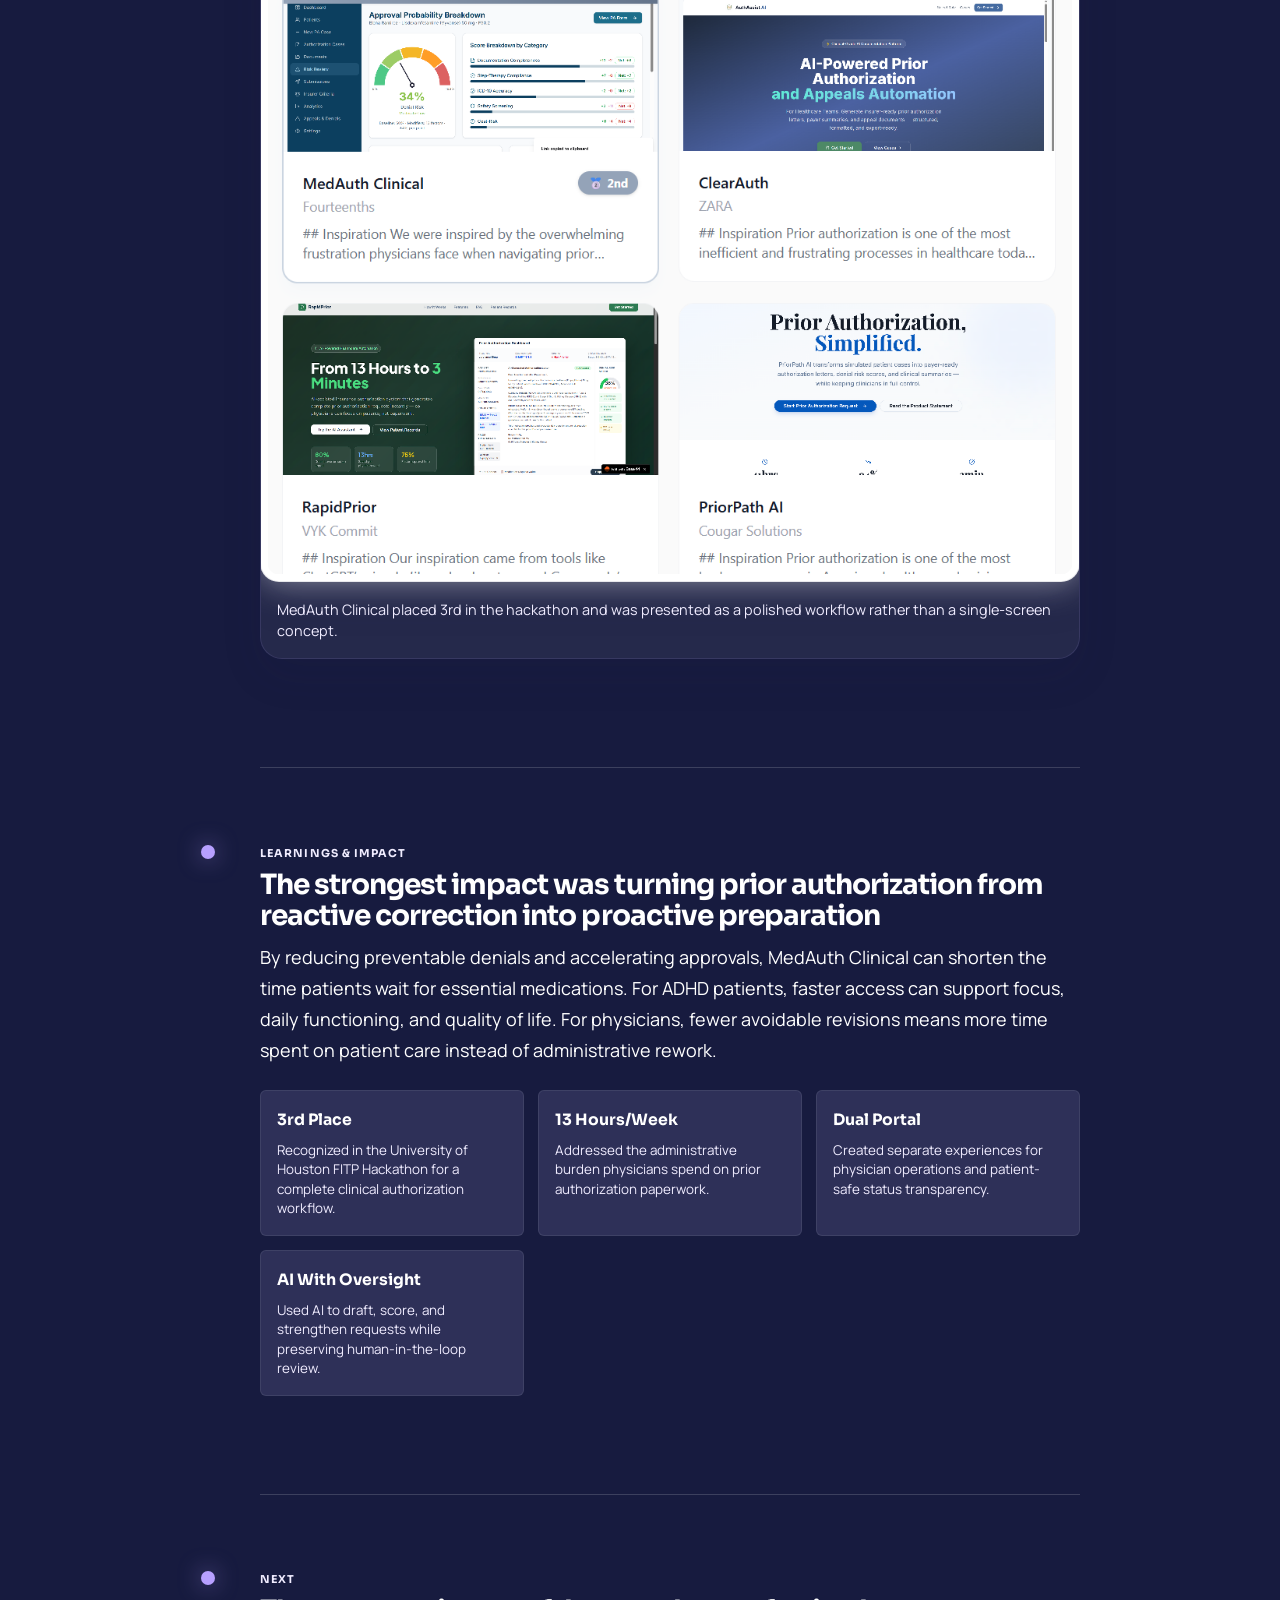
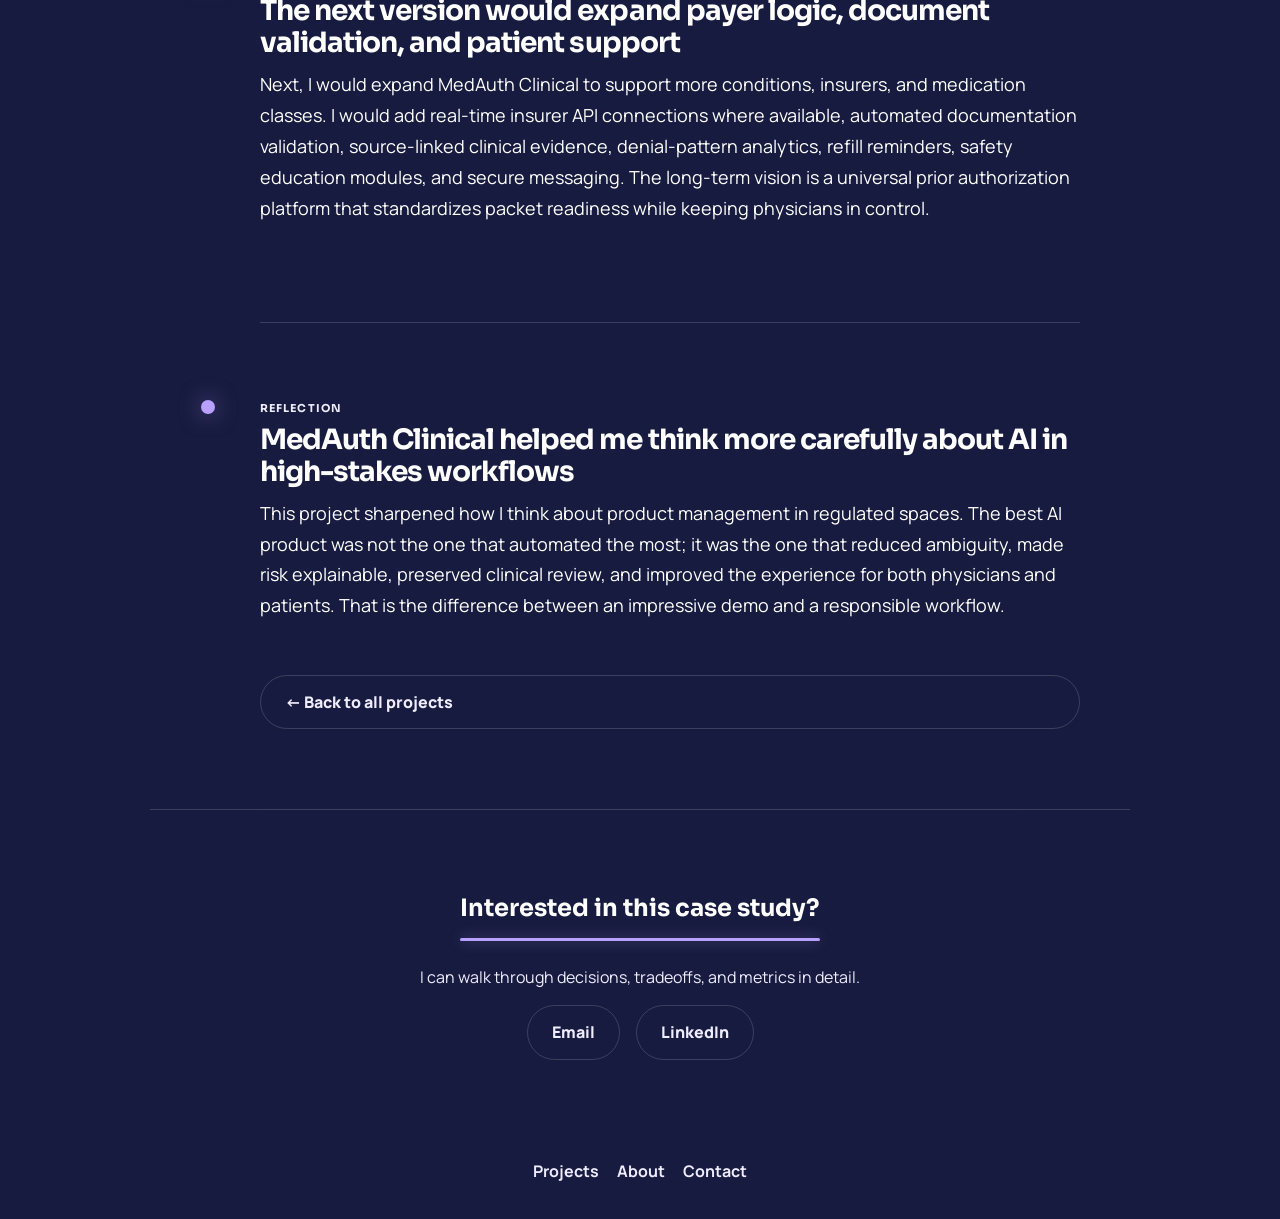
<file: projects/energy-dashboard.html>
<!DOCTYPE html>
<html lang="en" data-theme="dark">
<head>
  <meta charset="UTF-8" />
  <meta name="viewport" content="width=device-width, initial-scale=1.0" />
  <title>MedAuth Clinical | Case Study</title>
  <link rel="preconnect" href="https://fonts.googleapis.com">
  <link rel="preconnect" href="https://fonts.gstatic.com" crossorigin>
  <link href="https://fonts.googleapis.com/css2?family=Allura&family=Anton&family=Sora:wght@400;600;700;800&family=Manrope:wght@400;500;700&display=swap" rel="stylesheet">
  <link rel="stylesheet" href="../styles.css?v=20260802-medauth-physician-flow" />
</head>
<body class="dark-mode">
  <header class="site-header">
    <div class="nav-shell navbar">
      <a class="brand" href="../index.html"><span class="brand-script">Alexis Detorres</span></a>
      <nav class="tabs" aria-label="Main navigation">
        <a class="tab active" href="../index.html">Projects</a>
        <a class="tab" href="../about.html">About</a>
        <a class="tab" href="../index.html#contact-section">Contact</a>
        <button class="mode-toggle" id="modeToggle" aria-label="Toggle dark mode">Theme</button>
      </nav>
    </div>
  </header>

  <main class="case-study brandon-case medauth-case authform-case">
    <section class="case-cover authform-cover compact-case-cover">
      <div class="case-cover-art">
        <img src="../assets/projects/medauth/medauth-home-cover.png?v=20260802-medauth-physician-flow" alt="MedAuth Clinical prototype award cover" loading="eager" />
      </div>
    </section>

    <section class="case-intro-block case-editorial-head">
      <div class="case-chip-row"><span>HACKATHON</span><span>BASE44</span><span>APR 2026</span></div>
      <h1>MedAuth Clinical</h1>
      <p>An AI-assisted prior authorization platform that helps physicians generate payer-ready ADHD medication requests while giving patients clearer approval updates.</p>
      <div class="case-info-grid"><div><span>Timeline</span><strong>Apr 2026</strong></div><div><span>Role</span><strong>Product Manager / UX</strong></div><div><span>Domain</span><strong>Clinical workflow AI</strong></div><div><span>Outcome</span><strong>3rd Place</strong></div></div>
      <div class="case-actions"><a href="https://auth-flow-clinical.base44.app/physician/settings" target="_blank" rel="noopener">View Live Prototype</a></div>
    </section>

    <section class="case-story-block narrative-lede">
      <p class="case-story-label">The Story</p>
      <h2>The most expensive part of prior authorization is often the preventable mistake.</h2>
      <p>Physicians spend roughly 20% of their workweek, or about 13 hours per week, on prior authorization work. Under that pressure, requests become error-prone: incomplete documentation, unclear clinical justification, missed insurer-specific criteria, and avoidable back-and-forth. ADHD medications are especially vulnerable because they often require strict step-therapy proof, controlled-substance safety checks, and clear evidence that prior treatments failed or caused side effects.</p>
      <p>MedAuth Clinical was built to move that work upstream. Instead of waiting for a payer to reject a weak packet, the platform helps physicians prepare a stronger request before submission.</p>
      <div class="case-summary-grid"><div><span>01</span><h3>Before</h3><p>Clinics spend hours rewriting letters, navigating payer portals, chasing documentation, and responding to preventable denials.</p></div><div><span>02</span><h3>Product Move</h3><p>Use AI to extract clinical fields, generate authorization letters, score denial risk, and show the physician exactly what to strengthen.</p></div><div><span>03</span><h3>After</h3><p>Physicians keep clinical control while patients get faster, clearer movement through the authorization process.</p></div></div>
    </section>

    <section class="case-question-callout"><p>How might we reduce preventable ADHD medication authorization delays without removing physician oversight from a high-stakes clinical workflow?</p></section>

    <section class="case-research-block">
      <p class="artifact-label">REQUIREMENTS</p>
      <h2>I translated judging requirements into a product checklist that could become a working workflow</h2>
      <p>The hackathon deliverables forced the product to be more than a landing page. It needed simulated case input, an AI-generated prior authorization letter, payer summary output, denial-risk scoring, human editing, a branded front page, and a written product statement. The bonus patient medication-disposal guide became an opportunity to make the patient portal more useful and differentiated.</p>
      <figure class="case-big-visual readable-artifact"><img src="../assets/projects/medauth/deliverables.png" alt="MedAuth Clinical hackathon deliverables checklist"><figcaption>I used the deliverables as product acceptance criteria, then mapped each item to physician or patient workflows.</figcaption></figure>
      <div class="case-summary-grid"><div><span>Required</span><h3>Physician Workflow</h3><p>Input a patient scenario, upload supporting documents, generate a PA letter, and review a payer-ready summary.</p></div><div><span>Required</span><h3>Risk Indicator</h3><p>Estimate denial risk with weighted factors instead of a vague AI confidence score.</p></div><div><span>Bonus</span><h3>Patient Safety</h3><p>Include medication disposal guidance and plain-language authorization updates for patients.</p></div></div>
    </section>

    <section class="case-story-block">
      <p class="case-story-label">SPEAKING TO USERS</p>
      <h2>I designed for two audiences with very different information boundaries</h2>
      <p>The core user is the physician or clinical staff member preparing the authorization request. They need clinical detail, insurer criteria, risk scoring, editable AI output, and clear next steps. The patient needs the opposite: plain-language progress, medication guidance, safety information, and reassurance without exposing internal denial scoring or insurer logic.</p>
      <p>This split shaped the product architecture. MedAuth Clinical became a dual-portal system: a physician-facing workspace for clinical operations and a patient-facing companion for transparency.</p>
      <div class="case-summary-grid"><div><span>Physician</span><h3>Needs Completeness</h3><p>Diagnosis, ICD-10 codes, prior trials, treatment rationale, safety checks, and payer criteria have to be visible before submission.</p></div><div><span>Patient</span><h3>Needs Clarity</h3><p>Patients need to know where their request stands, what medication they are taking, and what safety steps matter.</p></div><div><span>System</span><h3>Needs Separation</h3><p>Patients should never see internal risk scoring, clinical notes, missing documentation flags, or payer strategy.</p></div></div>
    </section>

    <section class="case-story-block">
      <p class="case-story-label">TEST CASE</p>
      <h2>The demo case made the workflow specific enough to design around real constraints</h2>
      <p>The physician test case centered on Elena Ramirez, 29, diagnosed with ADHD Combined Type, ICD-10 F90.2, requesting Lisdexamfetamine (Vyvanse) 50 mg daily through LoneStar Health Advantage. The authorization risk came from the medication being a brand-name controlled substance, the need to document two prior medication trials, side-effect discontinuation, cardiac and substance-use screening, and potential PHQ-9 or GAD-7 requirements.</p>
      <p>Using one detailed case helped the team avoid generic healthcare UI. Every page had to answer: does this help a physician make Elena's request more complete, more defensible, and easier for the payer to understand?</p>
      <div class="case-summary-grid"><div><span>Patient</span><h3>Elena Ramirez</h3><p>29-year-old patient with ADHD Combined Type and persistent focus, task-completion, and workplace performance issues.</p></div><div><span>Treatment</span><h3>Vyvanse 50 mg</h3><p>Requested after Concerta was discontinued due to appetite suppression and insomnia, and Strattera did not control symptoms.</p></div><div><span>Payer Risk</span><h3>LoneStar Health Advantage</h3><p>Requires step-therapy evidence, safety screening, clear rationale, and documentation for controlled-substance approval.</p></div></div>
    </section>

    <section class="case-story-block">
      <p class="case-story-label">INTERFACE INSPIRATION</p>
      <h2>I used healthcare dashboard references to shape the Base44 workflow hierarchy</h2>
      <p>The image below is inspiration, not the final MedAuth prototype. I used healthcare dashboard patterns to think through how the Base44 build should organize navigation, patient context, status indicators, review actions, and next-step hierarchy before translating those ideas into the working product.</p>
      <figure class="case-big-visual readable-artifact"><img src="../assets/projects/medauth/physician-dashboard.png" alt="Healthcare dashboard reference used for MedAuth Clinical inspiration"><figcaption>Reference image used for dashboard inspiration: it helped define the clinical command-center feel, not the final MedAuth screen.</figcaption></figure>
      <div class="case-summary-grid"><div><span>Input</span><h3>Auto Extraction</h3><p>Patient summaries are parsed into diagnosis, medication, symptoms, prior treatments, side effects, ICD-10 codes, and insurer requirements.</p></div><div><span>Review</span><h3>Human Editing</h3><p>Physicians can manually correct invalid information before any AI output becomes final.</p></div><div><span>Output</span><h3>Payer-Ready Packet</h3><p>The system produces an authorization letter, structured summary card, and denial-risk recommendations.</p></div></div>
    </section>

    <section class="case-story-block medauth-physician-interface">
      <p class="case-story-label">PHYSICIAN-SIDE INTERFACE</p>
      <h2>The physician side became a command center for authorization work</h2>
      <p>After studying clinical dashboard hierarchy, I translated the idea into a MedAuth workflow that helps staff see open cases, identify denial risk, strengthen weak packets, and resubmit appeals without hunting across insurer portals.</p>
      <div class="patient-screen-feature">
        <figure><img src="../assets/projects/medauth/physician-dashboard-final.png" alt="MedAuth physician dashboard overview"><figcaption>Dashboard: summarizes submitted PAs, approval rate, pending reviews, denials, and the most recent authorization cases.</figcaption></figure>
        <div>
          <h3>Design decision: lead with operational health, then let physicians drill into the risky case</h3>
          <p>The overview gives clinical staff a queue they can actually act on. Instead of treating every authorization the same, the interface points attention toward pending reviews, appealable denials, and cases with high documentation risk.</p>
        </div>
      </div>
      <div class="patient-screen-grid physician-screen-grid">
        <figure><img src="../assets/projects/medauth/physician-risk-review.png" alt="MedAuth approval probability breakdown"><figcaption><strong>Risk review</strong><span>Breaks denial probability into documentation completeness, step-therapy compliance, ICD-10 accuracy, safety screening, and cost-risk so the AI recommendation stays explainable.</span></figcaption></figure>
        <figure><img src="../assets/projects/medauth/physician-pa-form.png" alt="MedAuth prior authorization form with missing documentation warning"><figcaption><strong>PA form</strong><span>Auto-filled fields reduce repetitive entry while the missing-documentation banner makes the next corrective action obvious before submission.</span></figcaption></figure>
        <figure><img src="../assets/projects/medauth/physician-appeal-letter.png" alt="MedAuth appeal letter generation screen"><figcaption><strong>Appeal workflow</strong><span>When a denial happens, the system turns missing evidence into an editable appeal letter and a clearer resubmission path.</span></figcaption></figure>
      </div>
    </section>

    <section class="case-story-block">
      <p class="case-story-label">AI RISK MODEL</p>
      <h2>I framed AI as a scoring and strengthening layer, not a black-box approval promise</h2>
      <p>The denial-risk indicator starts from a 50% baseline, then applies weighted factors from 1 to 5 points. Positive factors lower risk and risk factors increase it. Each point changes denial risk by 4%, with a floor of 0% and a cap of 100%. This makes the risk score explainable: physicians can see what helps, what hurts, and which missing items matter most.</p>
      <p>For Elena's case, strong factors include documented ADHD diagnosis, two prior medication trials, and clinical rationale for Vyvanse. Risk factors include brand-name medication cost, controlled-substance requirements, missing safety documentation, and possible payer requests for PHQ-9, GAD-7, urine drug screen, or cardiac history confirmation.</p>
      <div class="case-summary-grid"><div><span>Positive</span><h3>Step Therapy Evidence</h3><p>Concerta and Strattera trials provide a stronger rationale for requesting Vyvanse.</p></div><div><span>Risk</span><h3>Safety Screening Gaps</h3><p>Missing cardiac, substance-use, or mental-health screenings can trigger revisions.</p></div><div><span>Action</span><h3>Strengthen Packet</h3><p>The dashboard recommends concrete fixes before submission instead of simply reporting a risk score.</p></div></div>
    </section>

    <section class="case-story-block">
      <p class="case-story-label">PATIENT PORTAL INSPIRATION</p>
      <h2>I separated patient-facing clarity from physician-only authorization logic</h2>
      <p>The image below is also a visual reference, not a final MedAuth prototype screen. It helped shape the patient-side direction: a calmer portal with clear status, plain-language medication information, and fewer back-office details than the physician workspace.</p>
      <figure class="case-big-visual readable-artifact"><img src="../assets/projects/medauth/patient-platform.png" alt="Patient portal reference used for MedAuth Clinical inspiration"><figcaption>Reference image used for patient portal inspiration: simple status, patient-safe guidance, and a less clinical tone.</figcaption></figure>
      <div class="case-summary-grid"><div><span>Status</span><h3>Approval Tracker</h3><p>Patients can see submitted, insurance reviewing, additional information requested, decision pending, approved, or denied.</p></div><div><span>Safety</span><h3>Medication Guidance</h3><p>Plain-language instructions explain how to take the medication, side effects, storage, and disposal.</p></div><div><span>Trust</span><h3>Less Anxiety</h3><p>Clear updates help patients feel their treatment is moving forward instead of disappearing into an insurance portal.</p></div></div>
    </section>

    <section class="case-story-block medauth-patient-interface">
      <p class="case-story-label">CUSTOMER-SIDE INTERFACE</p>
      <h2>The patient side turns a stressful insurance process into a clear care timeline</h2>
      <p>After separating physician-only authorization logic from patient-safe information, I designed the patient experience around reassurance and action. The goal was not to expose every clinical detail. It was to help Elena understand what medication is pending, what step the request is in, how to message the clinic, and where to find simple education about prior authorization and medication safety.</p>
      <div class="patient-screen-feature">
        <figure><img src="../assets/projects/medauth/patient-dashboard.png" alt="MedAuth patient dashboard for Elena Ramirez"><figcaption>Dashboard: gives Elena one place to see her pending medication, care timeline, upcoming appointments, active medication, and quick links.</figcaption></figure>
        <div><h3>Design decision: make status visible before the patient has to ask</h3><p>The dashboard reduces uncertainty by placing the PA status, medication name, timeline, and next appointment in the first view. This supports the product promise: patients should not feel like their request disappeared into an insurance portal.</p></div>
      </div>
      <div class="patient-screen-grid">
        <figure><img src="../assets/projects/medauth/patient-login.png" alt="MedAuth portal role-based sign in"><figcaption><strong>Role-based sign-in</strong><span>Separates physician and patient workflows from the first step.</span></figcaption></figure>
        <figure><img src="../assets/projects/medauth/patient-pa-status.png" alt="MedAuth authorization status tracker"><figcaption><strong>PA status tracker</strong><span>Turns insurer progress into plain-language steps and notifications.</span></figcaption></figure>
        <figure><img src="../assets/projects/medauth/patient-messages.png" alt="MedAuth secure patient messages"><figcaption><strong>Secure messages</strong><span>Keeps questions routed to clinic staff instead of pushing patients into payer confusion.</span></figcaption></figure>
        <figure><img src="../assets/projects/medauth/patient-resources.png" alt="MedAuth educational resources screen"><figcaption><strong>Educational resources</strong><span>Explains prior authorization, ADHD medication basics, controlled-substance safety, and what to expect.</span></figcaption></figure>
      </div>
    </section>

    <section class="case-story-block">
      <p class="case-story-label">PRODUCT TRADEOFFS</p>
      <h2>The hardest decision was balancing automation with clinical accountability</h2>
      <p>Full automation would look impressive in a demo but would be unsafe in practice. Prior authorization involves clinical nuance, compliance, payer-specific rules, and patient safety. I positioned AI as a drafting, extraction, and risk-identification assistant. The physician stays accountable for review, correction, and approval.</p>
      <div class="case-summary-grid"><div><span>Automate</span><h3>Drafting & Extraction</h3><p>AI can reduce repetitive paperwork by extracting fields and generating first-pass letters.</p></div><div><span>Require Review</span><h3>Clinical Rationale</h3><p>Physicians must validate that the generated justification matches the patient story.</p></div><div><span>Protect</span><h3>Patient Boundaries</h3><p>Patient screens should never expose denial-risk logic, insurer strategy, or internal documentation gaps.</p></div></div>
    </section>

    <section class="case-story-block">
      <p class="case-story-label">BASE44 BUILD</p>
      <h2>Base44 let us build an end-to-end prototype fast enough to test the full workflow</h2>
      <p>Base44 enabled the team to rapidly generate functional screens, backend-style logic, navigation, workflow automation, and AI-generated document flows using structured prompts. The inspiration screens shaped hierarchy and tone, while Base44 turned those patterns into role-based pages and workflow logic. Instead of spending the hackathon on basic scaffolding, we focused on clinical accuracy, insurer criteria, user experience, and the product story.</p>
      <p>The platform helped us build multiple pages quickly: role-based login, physician dashboard, authorization case intake, risk review, payer summary, patient portal, medication guidance, and approval tracking. That speed mattered because the value of MedAuth Clinical only becomes clear when the full physician-to-patient workflow is visible.</p>
      <figure class="case-big-visual readable-artifact"><img src="../assets/projects/medauth/hackhub-placement.png" alt="HackHub MedAuth Clinical third place listing"><figcaption>MedAuth Clinical placed 3rd in the hackathon and was presented as a polished workflow rather than a single-screen concept.</figcaption></figure>
    </section>

    <section class="case-story-block">
      <p class="case-story-label">LEARNINGS &amp; IMPACT</p>
      <h2>The strongest impact was turning prior authorization from reactive correction into proactive preparation</h2>
      <p>By reducing preventable denials and accelerating approvals, MedAuth Clinical can shorten the time patients wait for essential medications. For ADHD patients, faster access can support focus, daily functioning, and quality of life. For physicians, fewer avoidable revisions means more time spent on patient care instead of administrative rework.</p>
      <div class="case-summary-grid"><div><h3>3rd Place</h3><p>Recognized in the University of Houston FITP Hackathon for a complete clinical authorization workflow.</p></div><div><h3>13 Hours/Week</h3><p>Addressed the administrative burden physicians spend on prior authorization paperwork.</p></div><div><h3>Dual Portal</h3><p>Created separate experiences for physician operations and patient-safe status transparency.</p></div><div><h3>AI With Oversight</h3><p>Used AI to draft, score, and strengthen requests while preserving human-in-the-loop review.</p></div></div>
    </section>

    <section class="case-story-block">
      <p class="case-story-label">Next</p>
      <h2>The next version would expand payer logic, document validation, and patient support</h2>
      <p>Next, I would expand MedAuth Clinical to support more conditions, insurers, and medication classes. I would add real-time insurer API connections where available, automated documentation validation, source-linked clinical evidence, denial-pattern analytics, refill reminders, safety education modules, and secure messaging. The long-term vision is a universal prior authorization platform that standardizes packet readiness while keeping physicians in control.</p>
    </section>

    <section class="case-story-block">
      <p class="case-story-label">Reflection</p>
      <h2>MedAuth Clinical helped me think more carefully about AI in high-stakes workflows</h2>
      <p>This project sharpened how I think about product management in regulated spaces. The best AI product was not the one that automated the most; it was the one that reduced ambiguity, made risk explainable, preserved clinical review, and improved the experience for both physicians and patients. That is the difference between an impressive demo and a responsible workflow.</p>
    </section>

    <a class="back-link" href="../index.html">&larr; Back to all projects</a>
  </main>

  <section class="cta reveal">
    <h2>Interested in this case study?</h2>
    <p>I can walk through decisions, tradeoffs, and metrics in detail.</p>
    <div class="cta-actions">
      <a href="mailto:alexisa.12250@gmail.com">Email</a>
      <a href="https://linkedin.com/in/alexisdetorr" target="_blank" rel="noopener">LinkedIn</a>
    </div>
  </section>

  <footer class="site-footer">
    <a href="../index.html">Projects</a>
    <a href="../about.html">About</a>
    <a href="../index.html#contact-section">Contact</a>
  </footer>

  <script src="../script.js?v=20260802-medauth-physician-flow"></script>
</body>
</html>
</file>
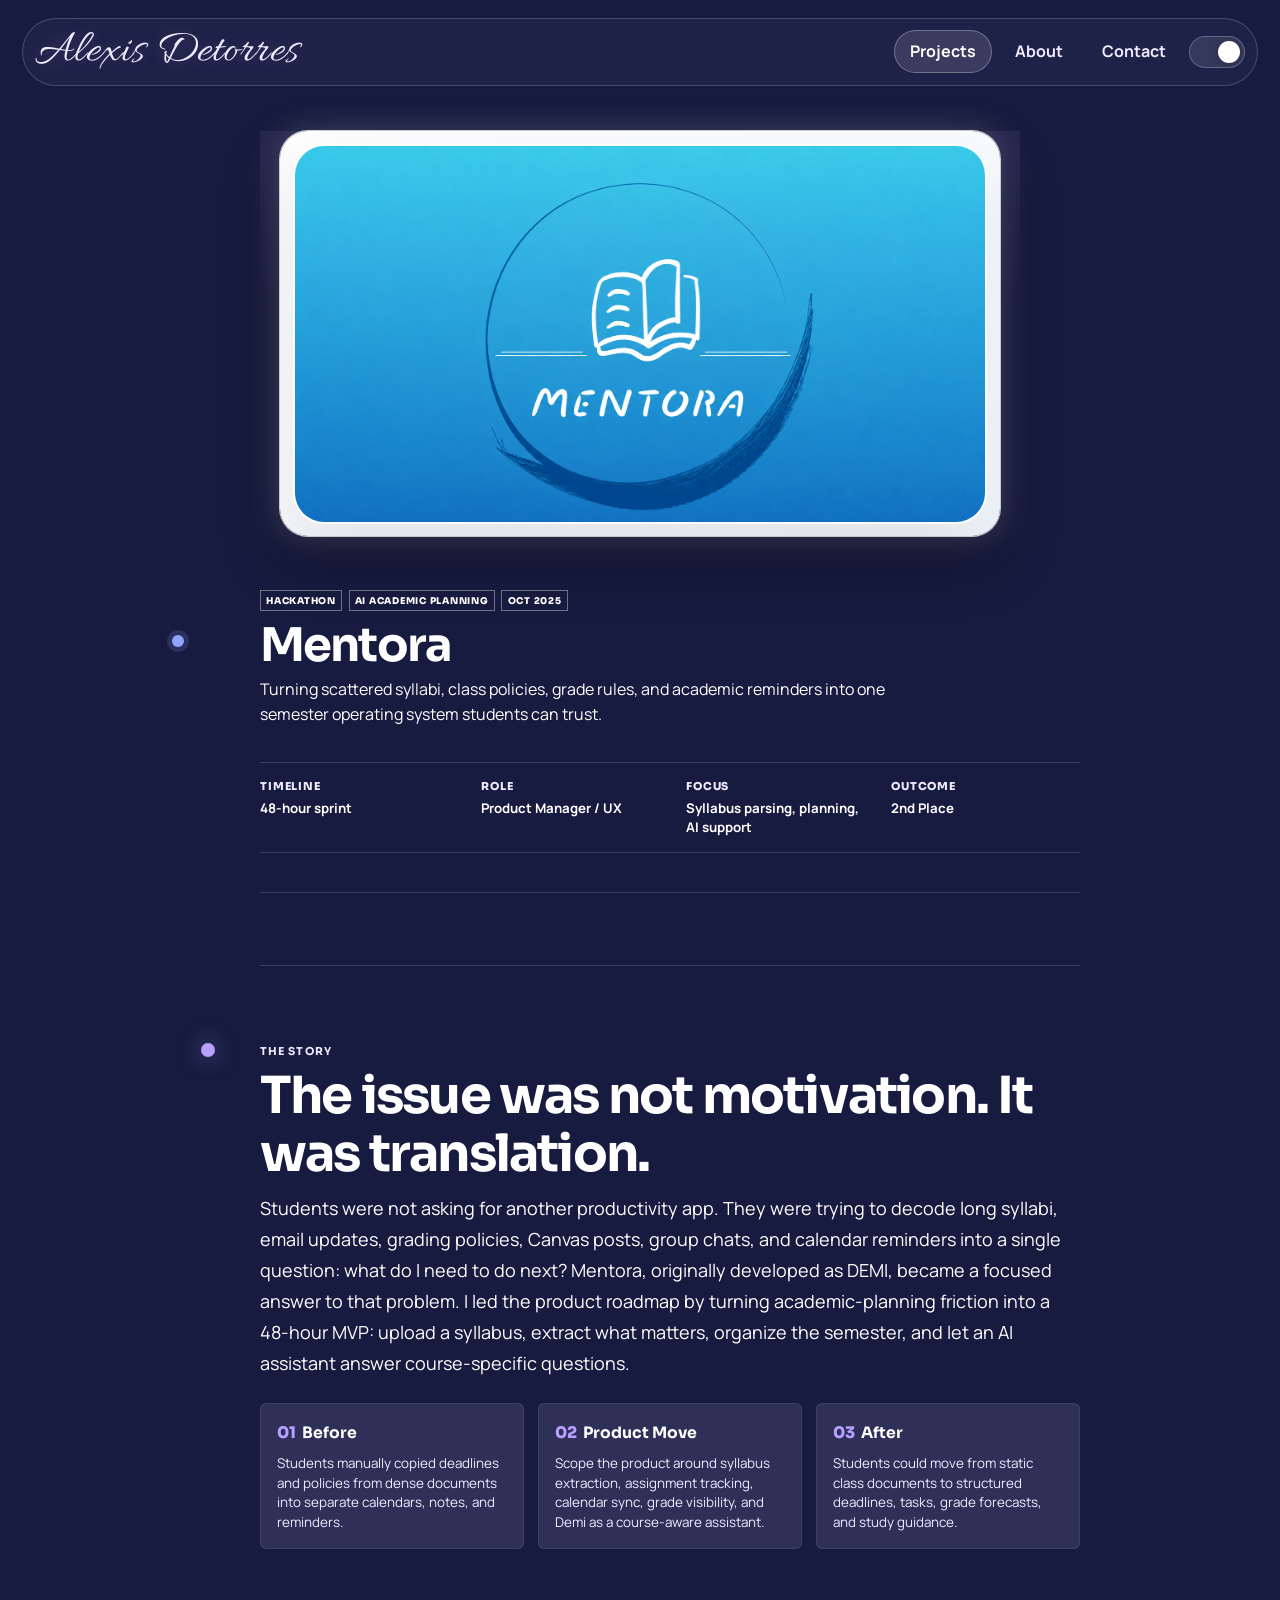
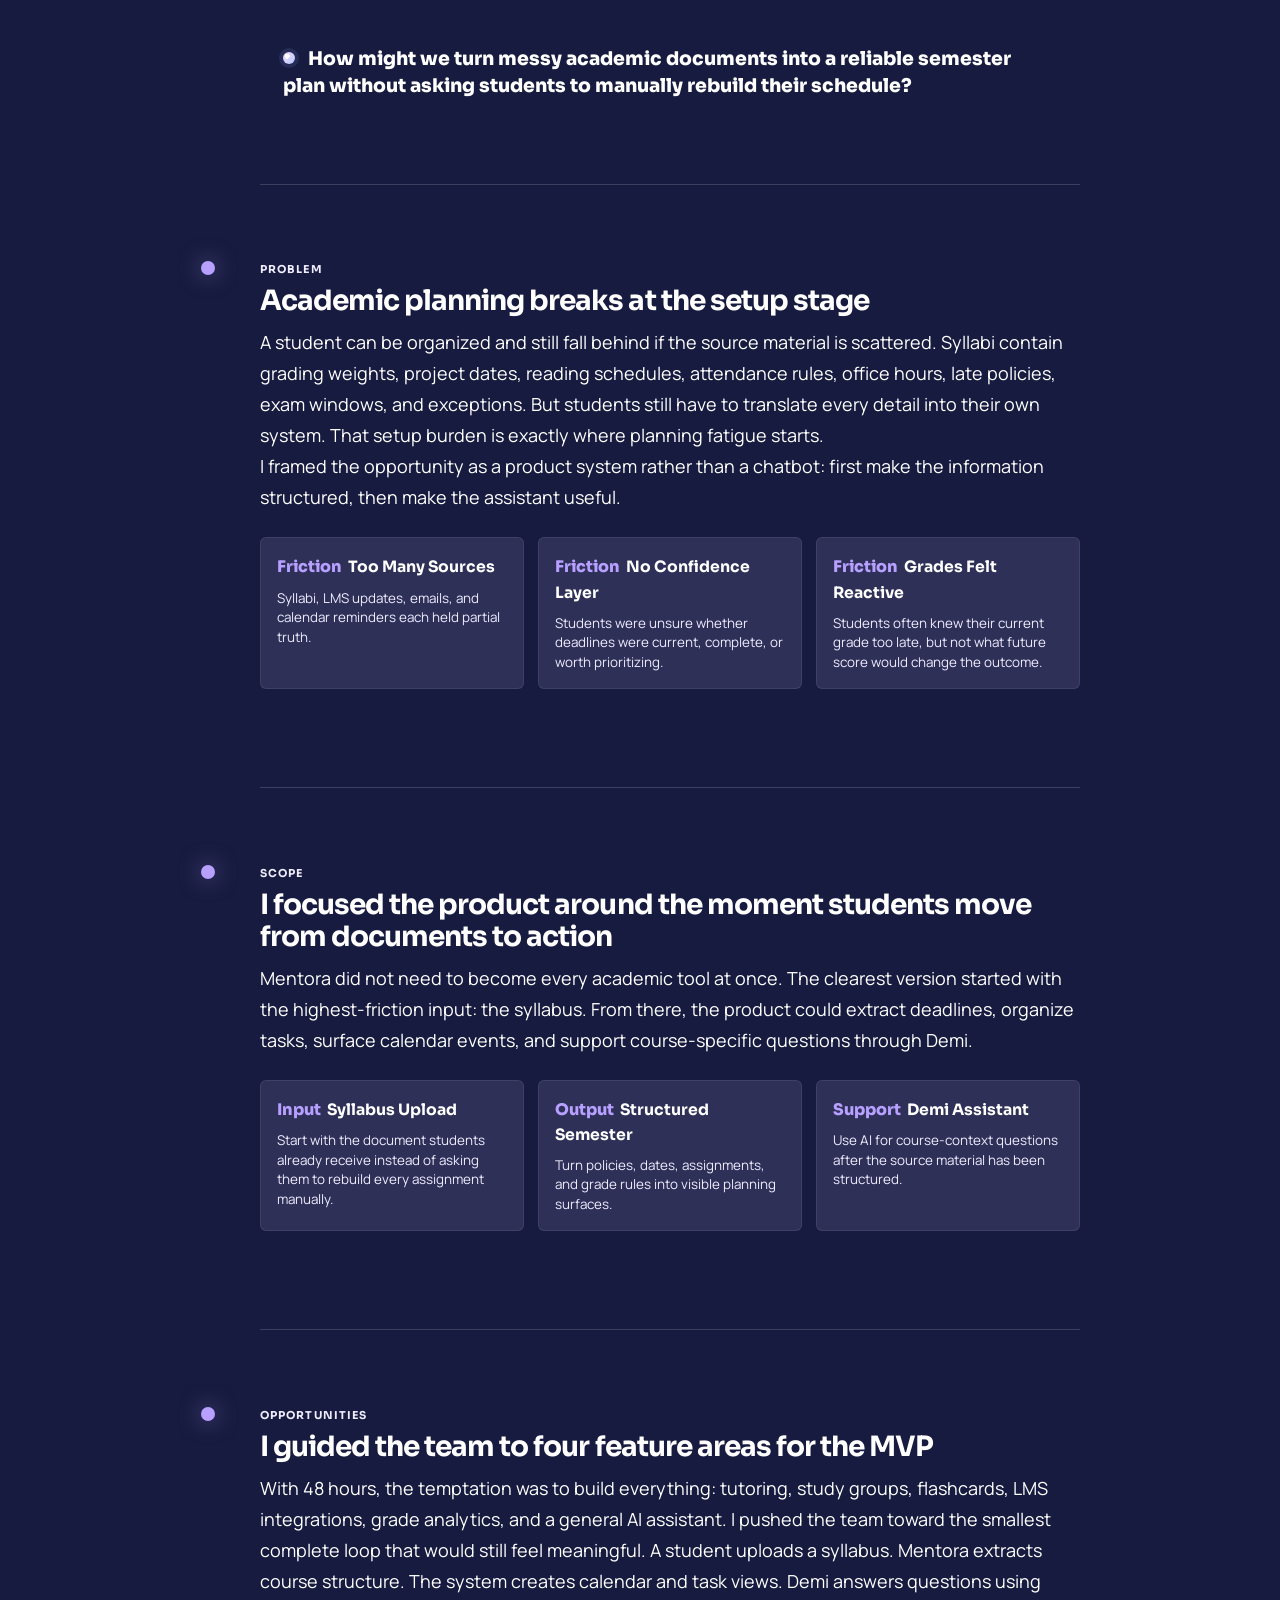
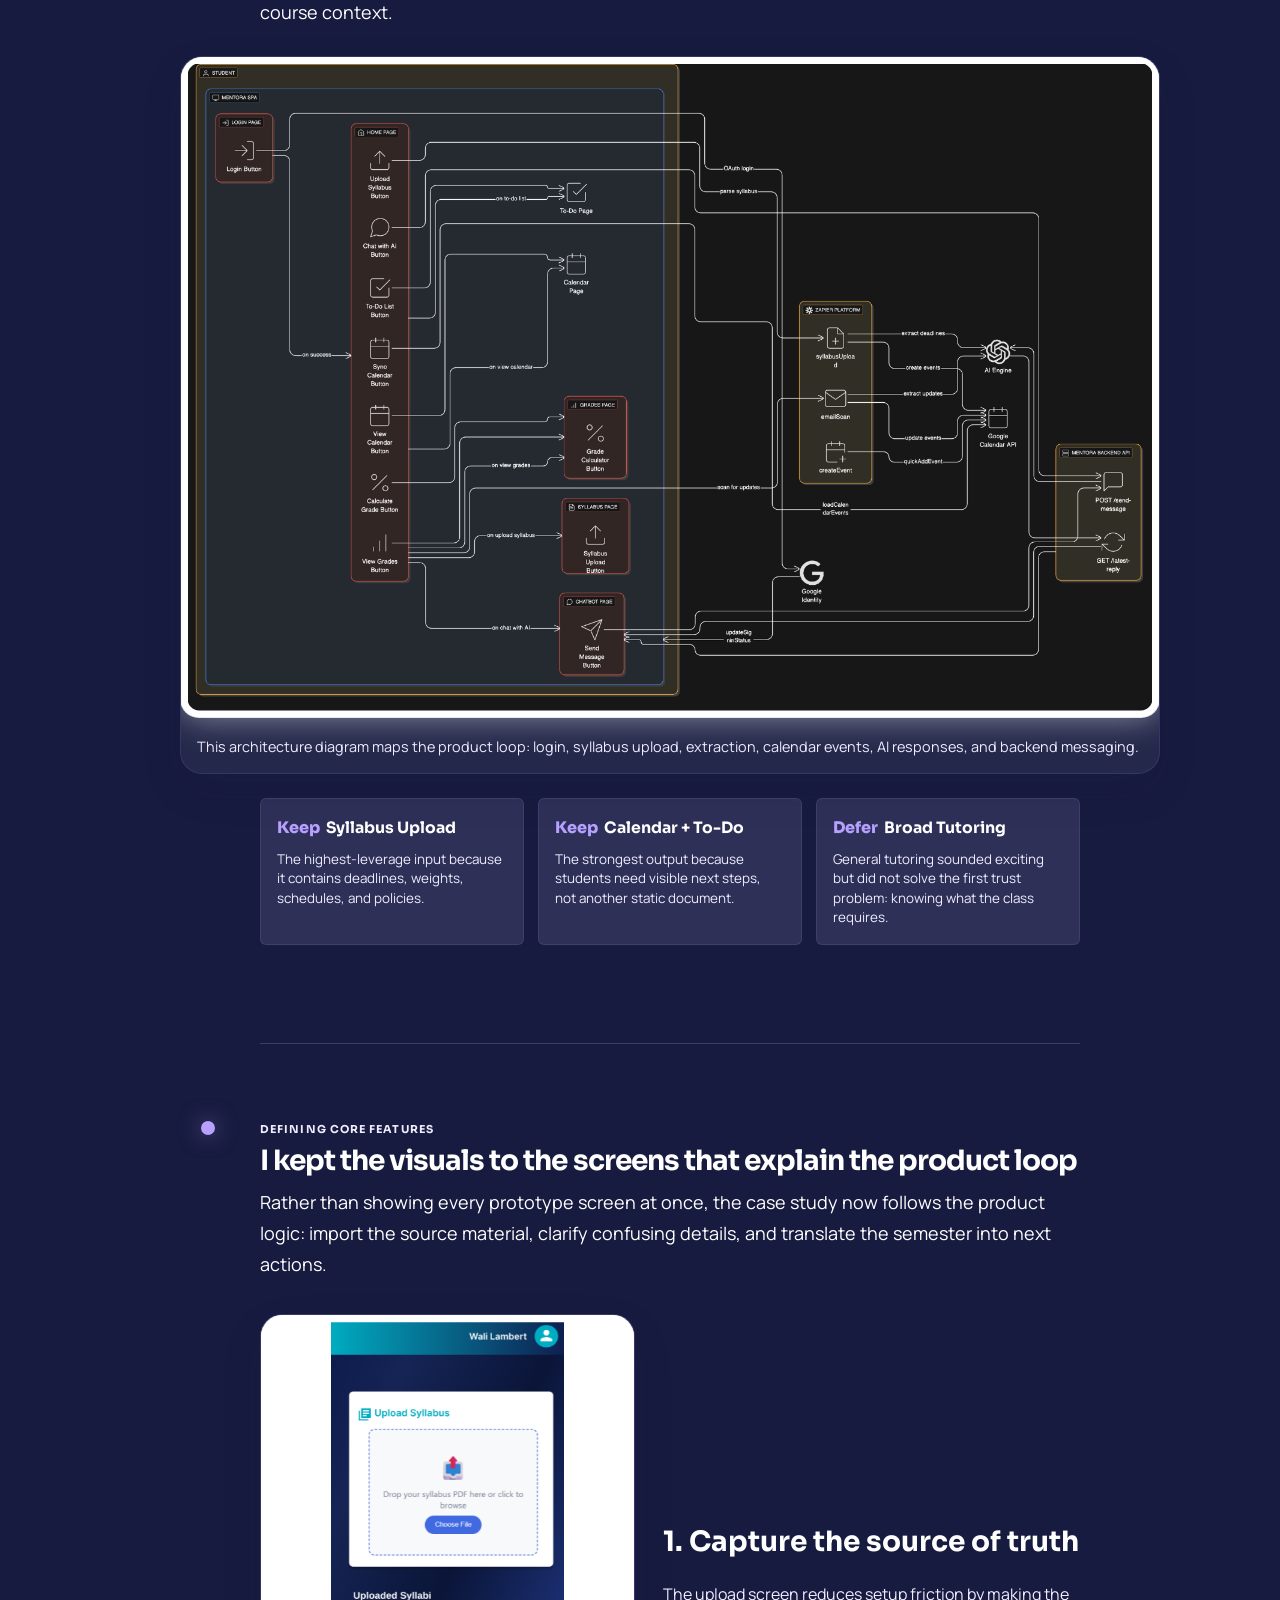
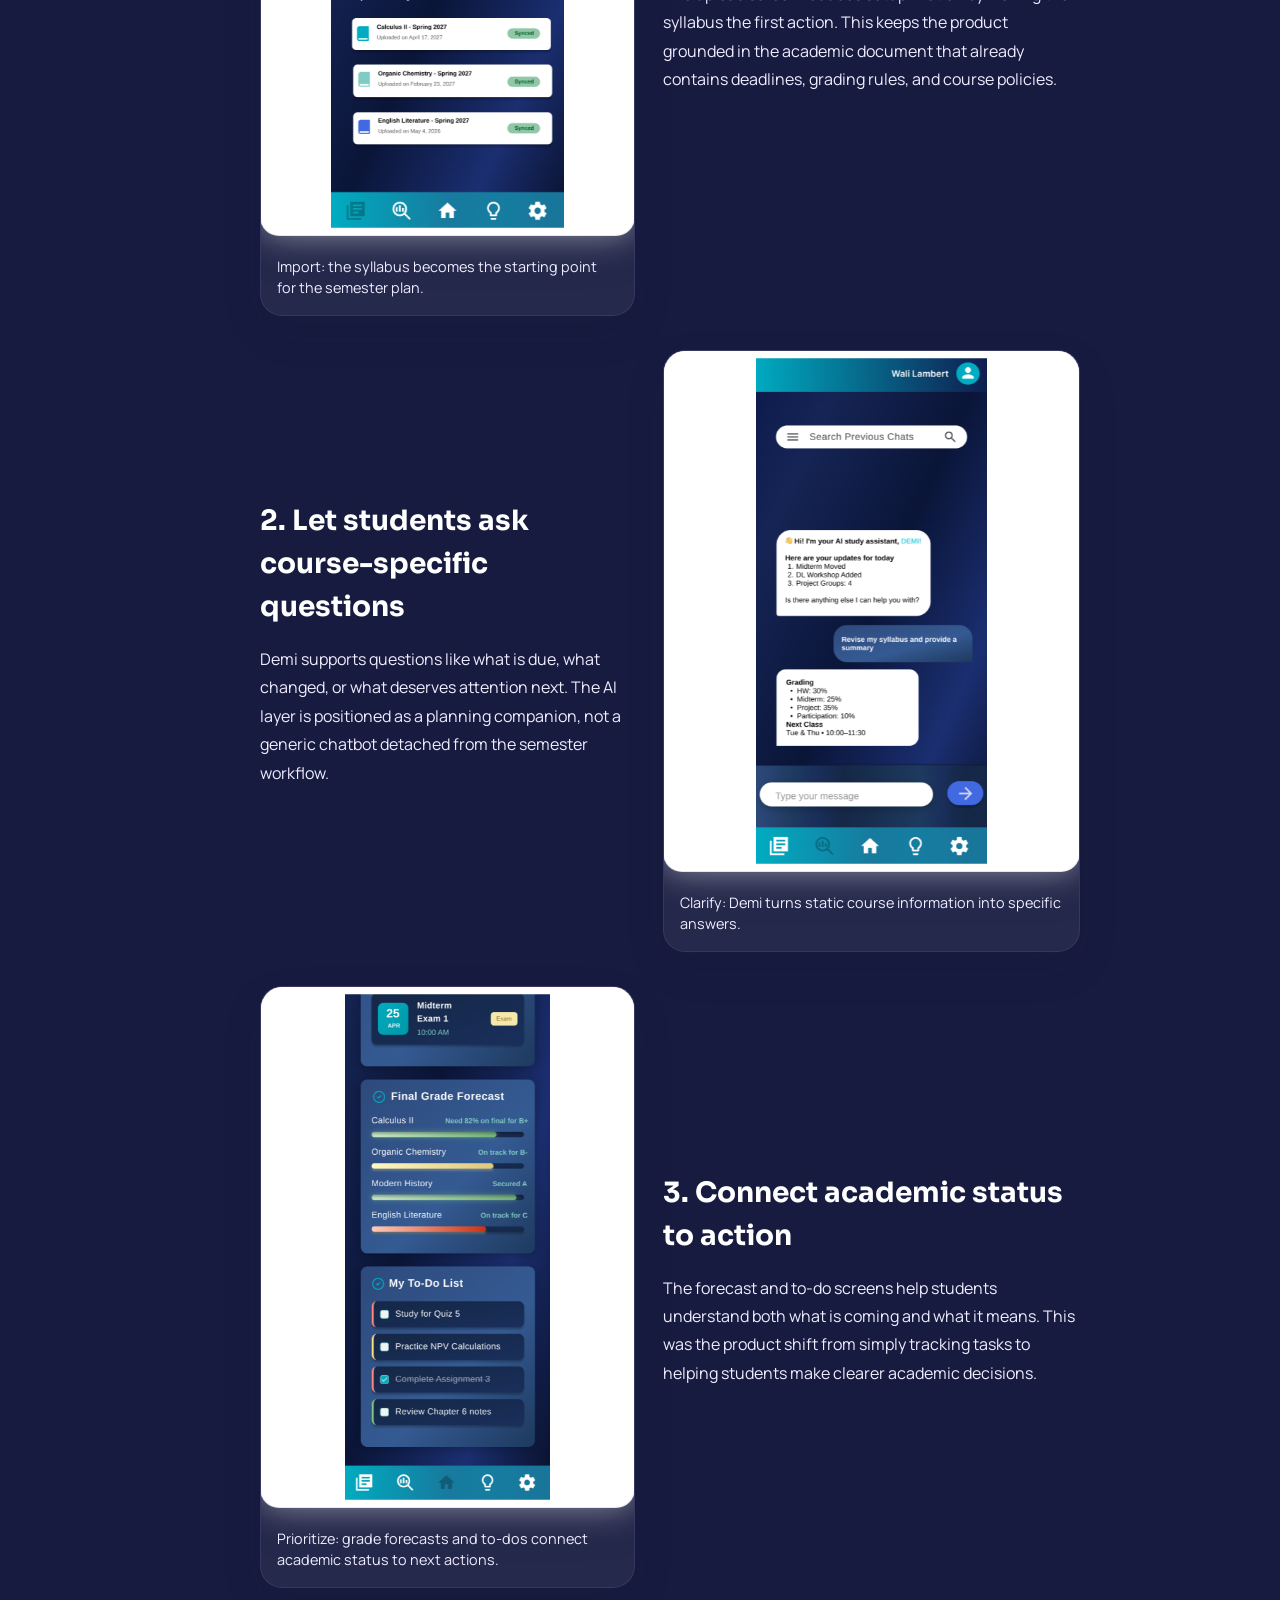
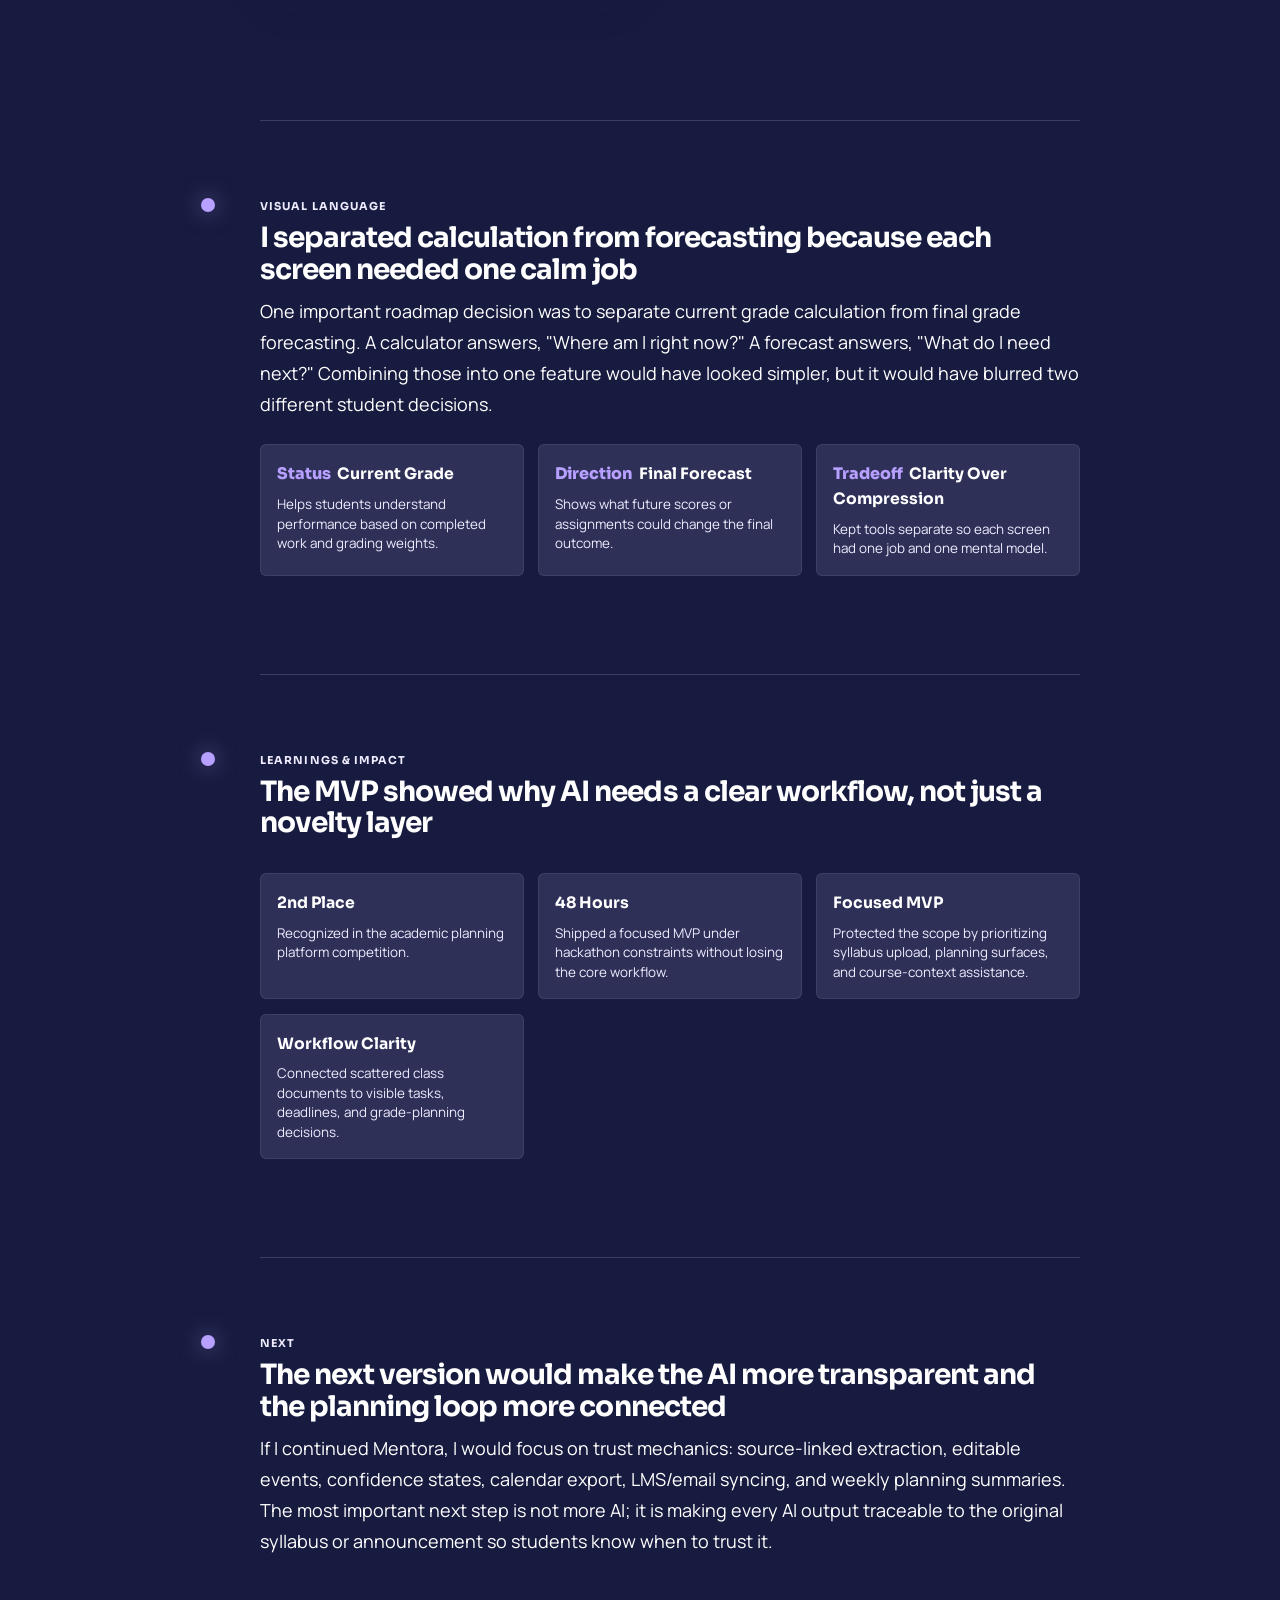
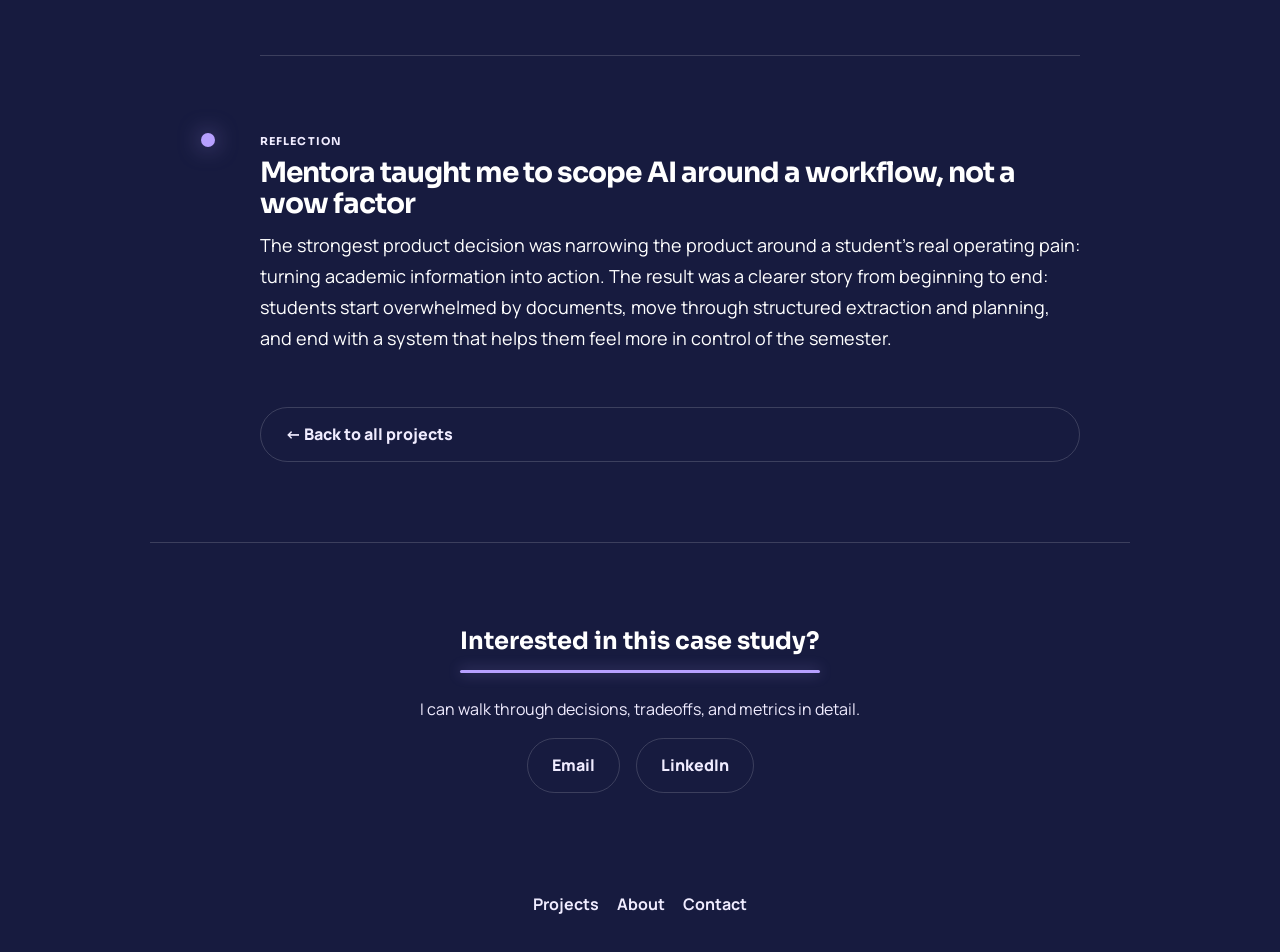
<file: projects/hackathon-toolkit.html>
<!DOCTYPE html>
<html lang="en" data-theme="dark">
<head>
  <meta charset="UTF-8" />
  <meta name="viewport" content="width=device-width, initial-scale=1.0" />
  <title>Mentora | Case Study</title>
  <link rel="preconnect" href="https://fonts.googleapis.com">
  <link rel="preconnect" href="https://fonts.gstatic.com" crossorigin>
  <link href="https://fonts.googleapis.com/css2?family=Allura&family=Anton&family=Sora:wght@400;600;700;800&family=Manrope:wght@400;500;700&display=swap" rel="stylesheet">
  <link rel="stylesheet" href="../styles.css?v=20260802-library-case-polish" />
</head>
<body class="dark-mode">
  <header class="site-header">
    <div class="nav-shell navbar">
      <a class="brand" href="../index.html"><span class="brand-script">Alexis Detorres</span></a>
      <nav class="tabs" aria-label="Main navigation">
        <a class="tab active" href="../index.html">Projects</a>
        <a class="tab" href="../about.html">About</a>
        <a class="tab" href="../index.html#contact-section">Contact</a>
        <button class="mode-toggle" id="modeToggle" aria-label="Toggle dark mode">Theme</button>
      </nav>
    </div>
  </header>

  <main class="case-study brandon-case mentora-case">
    <section class="case-cover mentora-cover compact-case-cover">
      <div class="case-cover-art">
        <img src="../assets/projects/mentora/mentora-home-cover.png?v=20260802-library-case-polish" alt="Mentora login screen with book logo" loading="eager" />
      </div>
    </section>

    <section class="case-intro-block case-editorial-head">
      <div class="case-chip-row"><span>HACKATHON</span><span>AI ACADEMIC PLANNING</span><span>OCT 2025</span></div>
      <h1>Mentora</h1>
      <p>Turning scattered syllabi, class policies, grade rules, and academic reminders into one semester operating system students can trust.</p>
      <div class="case-info-grid"><div><span>Timeline</span><strong>48-hour sprint</strong></div><div><span>Role</span><strong>Product Manager / UX</strong></div><div><span>Focus</span><strong>Syllabus parsing, planning, AI support</strong></div><div><span>Outcome</span><strong>2nd Place</strong></div></div>
    </section>

    <section class="case-story-block narrative-lede">
      <p class="case-story-label">The Story</p>
      <h2>The issue was not motivation. It was translation.</h2>
      <p>Students were not asking for another productivity app. They were trying to decode long syllabi, email updates, grading policies, Canvas posts, group chats, and calendar reminders into a single question: what do I need to do next? Mentora, originally developed as DEMI, became a focused answer to that problem. I led the product roadmap by turning academic-planning friction into a 48-hour MVP: upload a syllabus, extract what matters, organize the semester, and let an AI assistant answer course-specific questions.</p>
      <div class="case-summary-grid"><div><span>01</span><h3>Before</h3><p>Students manually copied deadlines and policies from dense documents into separate calendars, notes, and reminders.</p></div><div><span>02</span><h3>Product Move</h3><p>Scope the product around syllabus extraction, assignment tracking, calendar sync, grade visibility, and Demi as a course-aware assistant.</p></div><div><span>03</span><h3>After</h3><p>Students could move from static class documents to structured deadlines, tasks, grade forecasts, and study guidance.</p></div></div>
    </section>

    <section class="case-question-callout"><p>How might we turn messy academic documents into a reliable semester plan without asking students to manually rebuild their schedule?</p></section>

    <section class="case-story-block">
      <p class="case-story-label">Problem</p>
      <h2>Academic planning breaks at the setup stage</h2>
      <p>A student can be organized and still fall behind if the source material is scattered. Syllabi contain grading weights, project dates, reading schedules, attendance rules, office hours, late policies, exam windows, and exceptions. But students still have to translate every detail into their own system. That setup burden is exactly where planning fatigue starts.</p>
      <p>I framed the opportunity as a product system rather than a chatbot: first make the information structured, then make the assistant useful.</p>
      <div class="case-summary-grid"><div><span>Friction</span><h3>Too Many Sources</h3><p>Syllabi, LMS updates, emails, and calendar reminders each held partial truth.</p></div><div><span>Friction</span><h3>No Confidence Layer</h3><p>Students were unsure whether deadlines were current, complete, or worth prioritizing.</p></div><div><span>Friction</span><h3>Grades Felt Reactive</h3><p>Students often knew their current grade too late, but not what future score would change the outcome.</p></div></div>
    </section>

    <section class="case-story-block">
      <p class="case-story-label">Scope</p>
      <h2>I focused the product around the moment students move from documents to action</h2>
      <p>Mentora did not need to become every academic tool at once. The clearest version started with the highest-friction input: the syllabus. From there, the product could extract deadlines, organize tasks, surface calendar events, and support course-specific questions through Demi.</p>
      <div class="case-summary-grid"><div><span>Input</span><h3>Syllabus Upload</h3><p>Start with the document students already receive instead of asking them to rebuild every assignment manually.</p></div><div><span>Output</span><h3>Structured Semester</h3><p>Turn policies, dates, assignments, and grade rules into visible planning surfaces.</p></div><div><span>Support</span><h3>Demi Assistant</h3><p>Use AI for course-context questions after the source material has been structured.</p></div></div>
    </section>

    <section class="case-story-block">
      <p class="case-story-label">OPPORTUNITIES</p><h2>I guided the team to four feature areas for the MVP</h2>
      <p>With 48 hours, the temptation was to build everything: tutoring, study groups, flashcards, LMS integrations, grade analytics, and a general AI assistant. I pushed the team toward the smallest complete loop that would still feel meaningful. A student uploads a syllabus. Mentora extracts course structure. The system creates calendar and task views. Demi answers questions using course context.</p>
      <figure class="case-big-visual wide-artifact"><img src="../assets/projects/mentora/architecture.png" alt="Mentora application architecture"><figcaption>This architecture diagram maps the product loop: login, syllabus upload, extraction, calendar events, AI responses, and backend messaging.</figcaption></figure>
      <div class="case-summary-grid"><div><span>Keep</span><h3>Syllabus Upload</h3><p>The highest-leverage input because it contains deadlines, weights, schedules, and policies.</p></div><div><span>Keep</span><h3>Calendar + To-Do</h3><p>The strongest output because students need visible next steps, not another static document.</p></div><div><span>Defer</span><h3>Broad Tutoring</h3><p>General tutoring sounded exciting but did not solve the first trust problem: knowing what the class requires.</p></div></div>
    </section>

    <section class="case-story-block">
      <p class="case-story-label">DEFINING CORE FEATURES</p><h2>I kept the visuals to the screens that explain the product loop</h2>
      <p>Rather than showing every prototype screen at once, the case study now follows the product logic: import the source material, clarify confusing details, and translate the semester into next actions.</p>
      <div class="case-evidence-pair">
        <figure><img src="../assets/projects/mentora/syllabus-upload.png" alt="Mentora syllabus upload screen"><figcaption>Import: the syllabus becomes the starting point for the semester plan.</figcaption></figure>
        <div><h3>1. Capture the source of truth</h3><p>The upload screen reduces setup friction by making the syllabus the first action. This keeps the product grounded in the academic document that already contains deadlines, grading rules, and course policies.</p></div>
      </div>
      <div class="case-evidence-pair reverse">
        <figure><img src="../assets/projects/mentora/demi-chat.png" alt="Mentora Demi AI assistant screen"><figcaption>Clarify: Demi turns static course information into specific answers.</figcaption></figure>
        <div><h3>2. Let students ask course-specific questions</h3><p>Demi supports questions like what is due, what changed, or what deserves attention next. The AI layer is positioned as a planning companion, not a generic chatbot detached from the semester workflow.</p></div>
      </div>
      <div class="case-evidence-pair">
        <figure><img src="../assets/projects/mentora/forecast-todo.png" alt="Mentora forecast and to-do screen"><figcaption>Prioritize: grade forecasts and to-dos connect academic status to next actions.</figcaption></figure>
        <div><h3>3. Connect academic status to action</h3><p>The forecast and to-do screens help students understand both what is coming and what it means. This was the product shift from simply tracking tasks to helping students make clearer academic decisions.</p></div>
      </div>
    </section>

    <section class="case-story-block">
      <p class="case-story-label">VISUAL LANGUAGE</p><h2>I separated calculation from forecasting because each screen needed one calm job</h2>
      <p>One important roadmap decision was to separate current grade calculation from final grade forecasting. A calculator answers, "Where am I right now?" A forecast answers, "What do I need next?" Combining those into one feature would have looked simpler, but it would have blurred two different student decisions.</p>
      <div class="case-summary-grid"><div><span>Status</span><h3>Current Grade</h3><p>Helps students understand performance based on completed work and grading weights.</p></div><div><span>Direction</span><h3>Final Forecast</h3><p>Shows what future scores or assignments could change the final outcome.</p></div><div><span>Tradeoff</span><h3>Clarity Over Compression</h3><p>Kept tools separate so each screen had one job and one mental model.</p></div></div>
    </section>

    <section class="case-story-block">
      <p class="case-story-label">LEARNINGS &amp; IMPACT</p><h2>The MVP showed why AI needs a clear workflow, not just a novelty layer</h2>
      <div class="case-summary-grid"><div><h3>2nd Place</h3><p>Recognized in the academic planning platform competition.</p></div><div><h3>48 Hours</h3><p>Shipped a focused MVP under hackathon constraints without losing the core workflow.</p></div><div><h3>Focused MVP</h3><p>Protected the scope by prioritizing syllabus upload, planning surfaces, and course-context assistance.</p></div><div><h3>Workflow Clarity</h3><p>Connected scattered class documents to visible tasks, deadlines, and grade-planning decisions.</p></div></div>
    </section>

    <section class="case-story-block">
      <p class="case-story-label">Next</p>
      <h2>The next version would make the AI more transparent and the planning loop more connected</h2>
      <p>If I continued Mentora, I would focus on trust mechanics: source-linked extraction, editable events, confidence states, calendar export, LMS/email syncing, and weekly planning summaries. The most important next step is not more AI; it is making every AI output traceable to the original syllabus or announcement so students know when to trust it.</p>
    </section>

    <section class="case-story-block">
      <p class="case-story-label">Reflection</p>
      <h2>Mentora taught me to scope AI around a workflow, not a wow factor</h2>
      <p>The strongest product decision was narrowing the product around a student's real operating pain: turning academic information into action. The result was a clearer story from beginning to end: students start overwhelmed by documents, move through structured extraction and planning, and end with a system that helps them feel more in control of the semester.</p>
    </section>

    <a class="back-link" href="../index.html">&larr; Back to all projects</a>
  </main>

  <section class="cta reveal">
    <h2>Interested in this case study?</h2>
    <p>I can walk through decisions, tradeoffs, and metrics in detail.</p>
    <div class="cta-actions">
      <a href="mailto:alexisa.12250@gmail.com">Email</a>
      <a href="https://linkedin.com/in/alexisdetorr" target="_blank" rel="noopener">LinkedIn</a>
    </div>
  </section>

  <footer class="site-footer">
    <a href="../index.html">Projects</a>
    <a href="../about.html">About</a>
    <a href="../index.html#contact-section">Contact</a>
  </footer>

  <script src="../script.js?v=20260802-library-case-polish"></script>
</body>
</html>
</file>
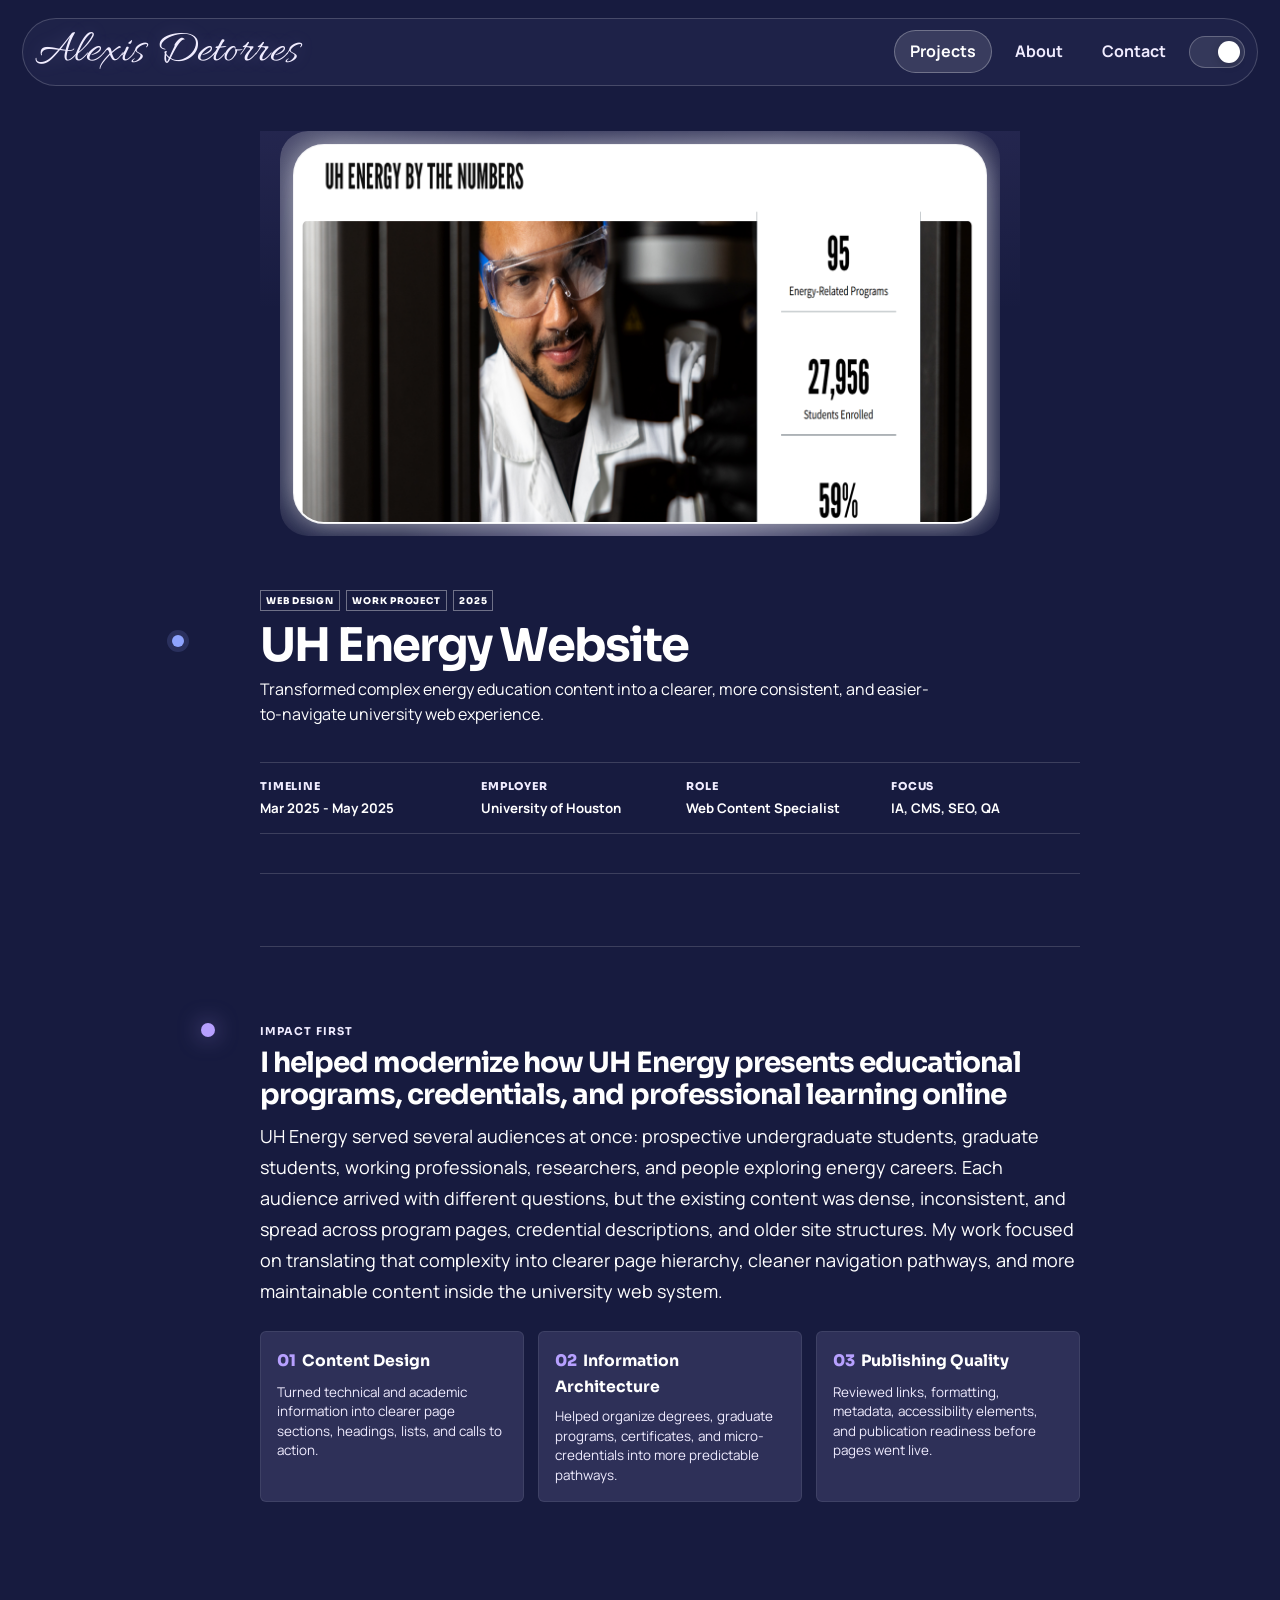
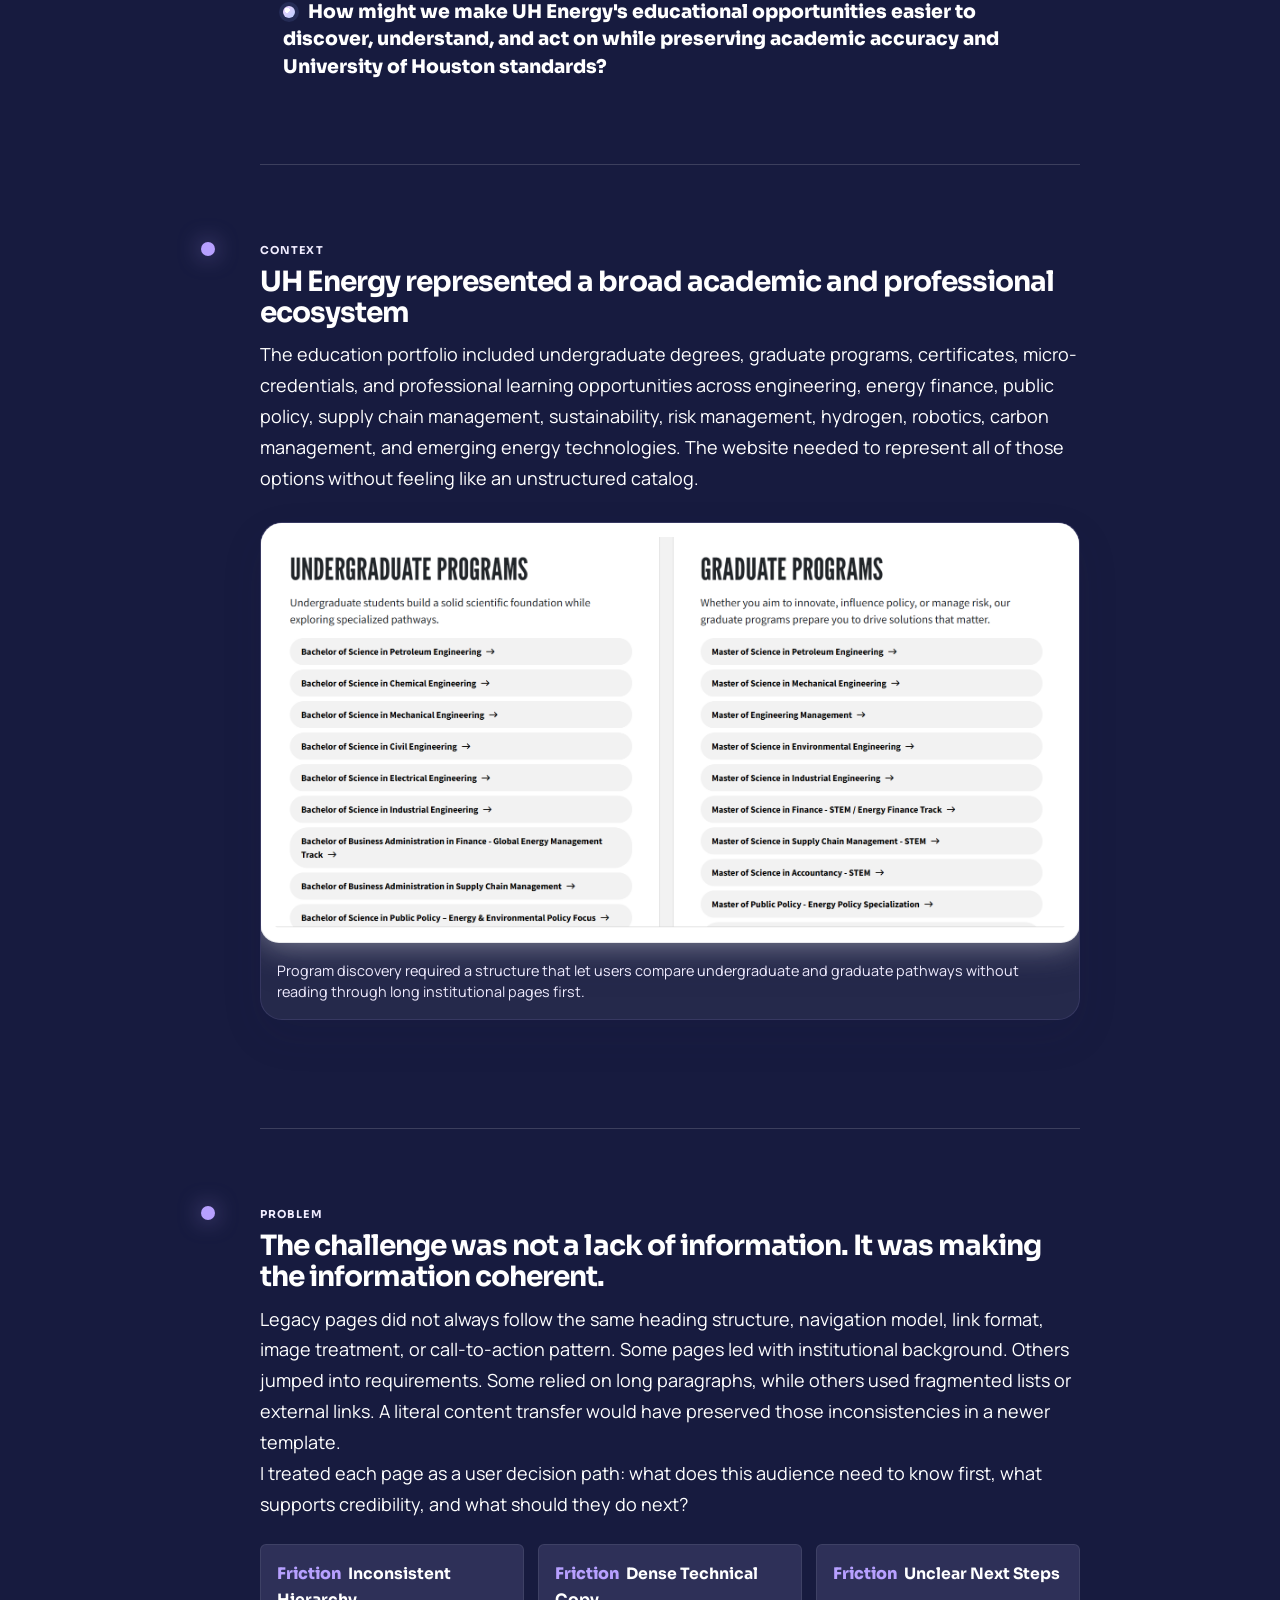
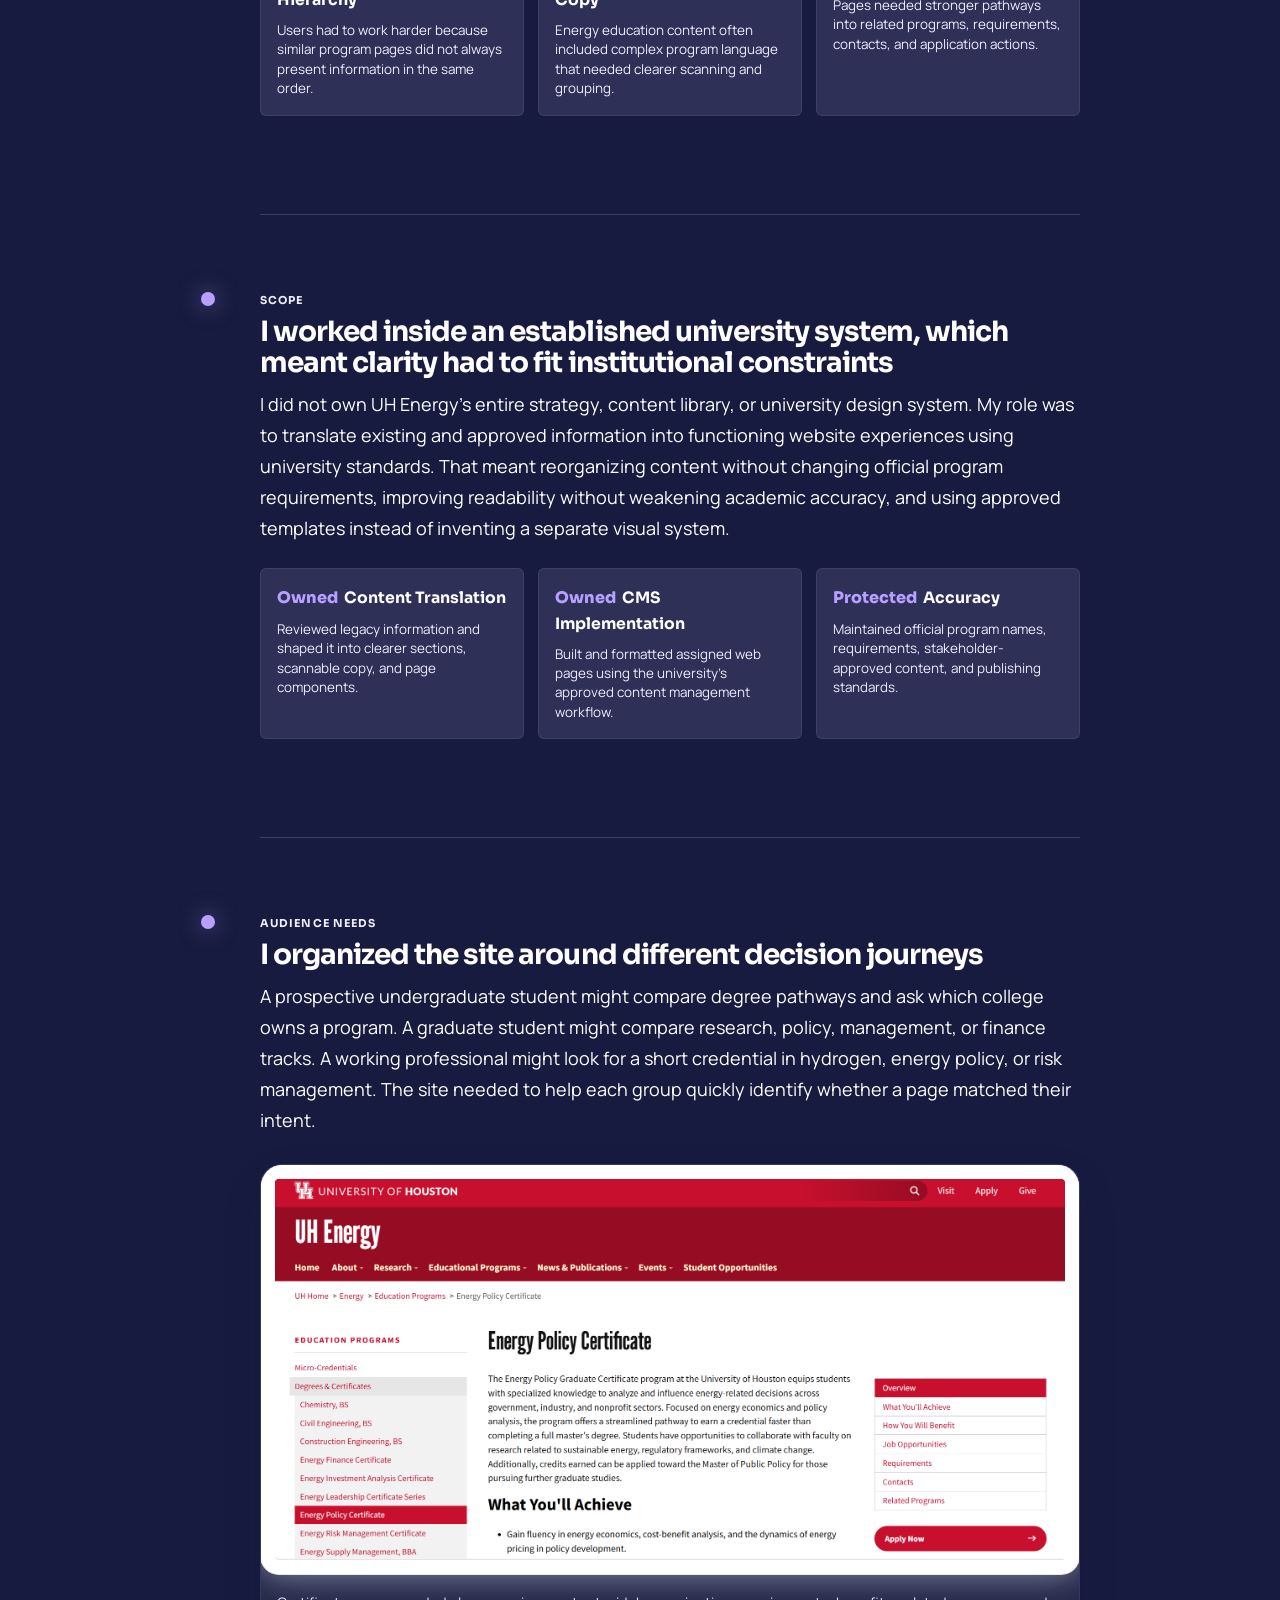
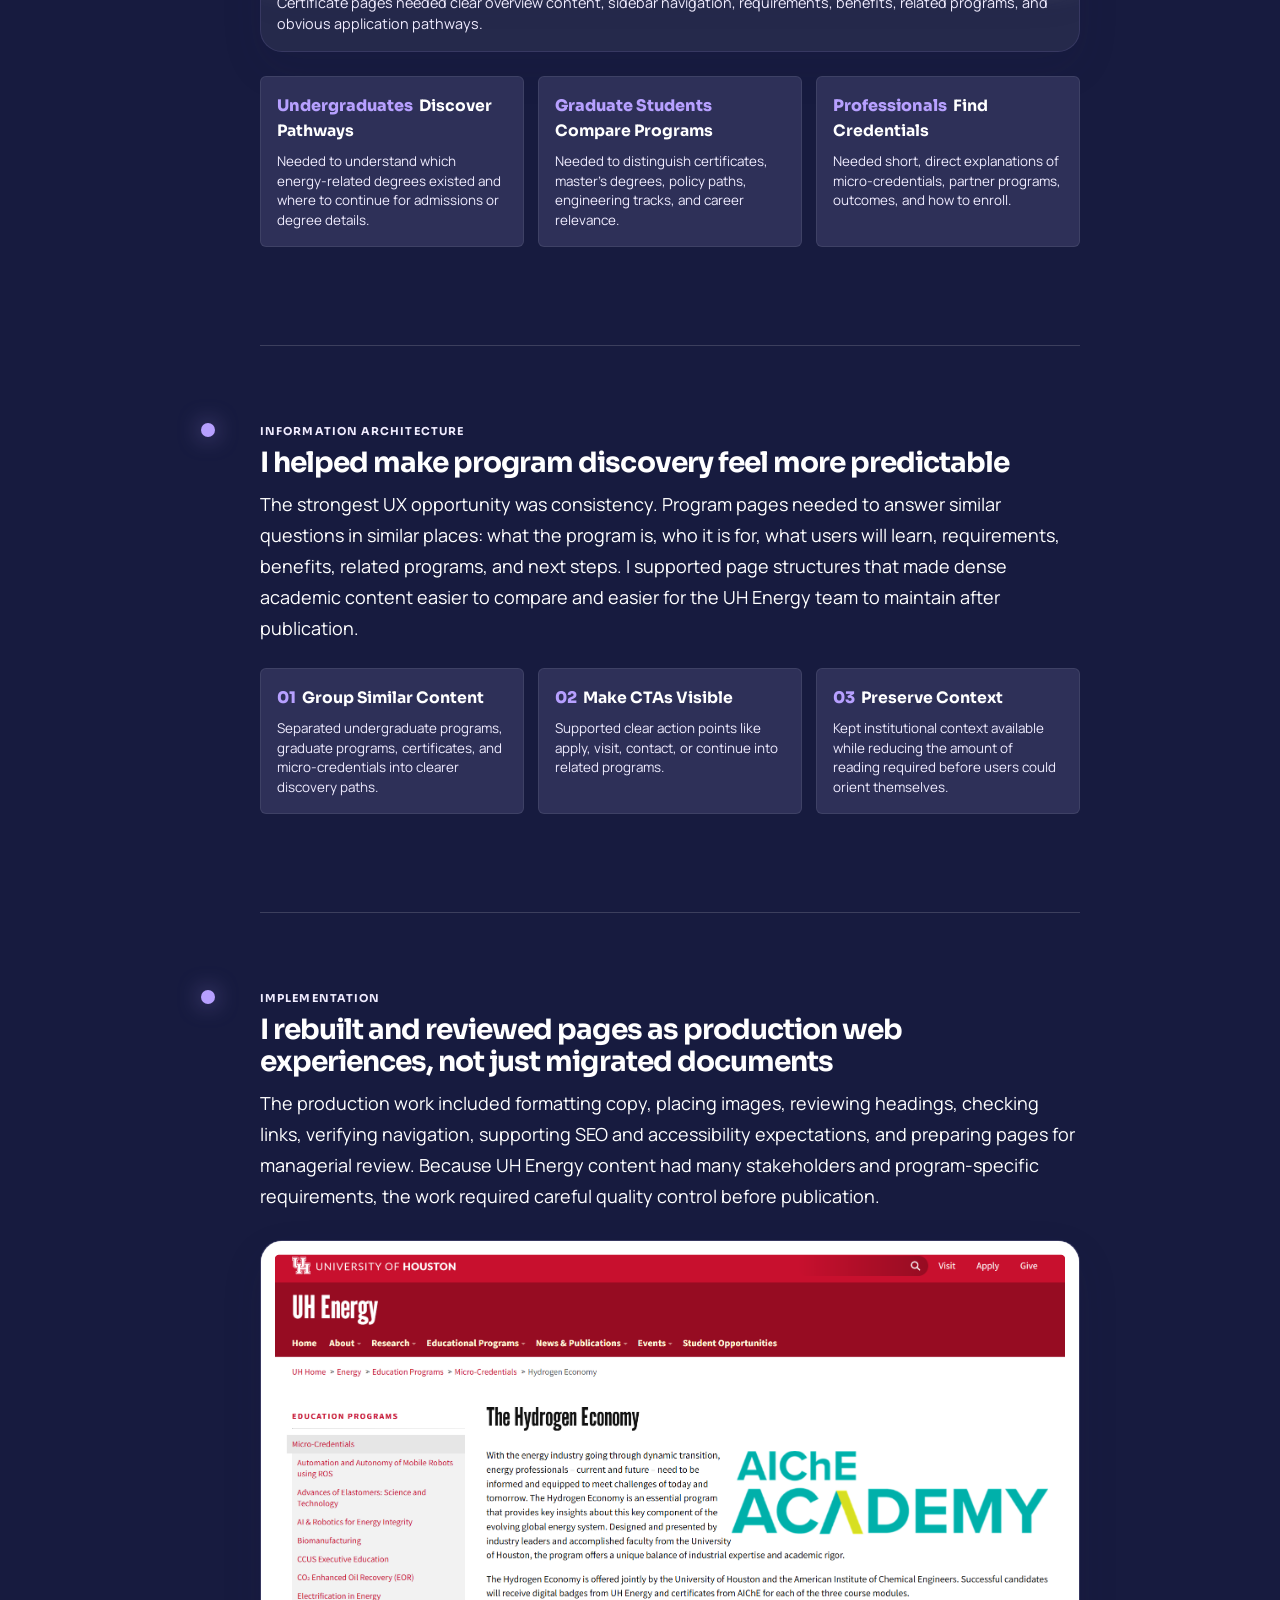
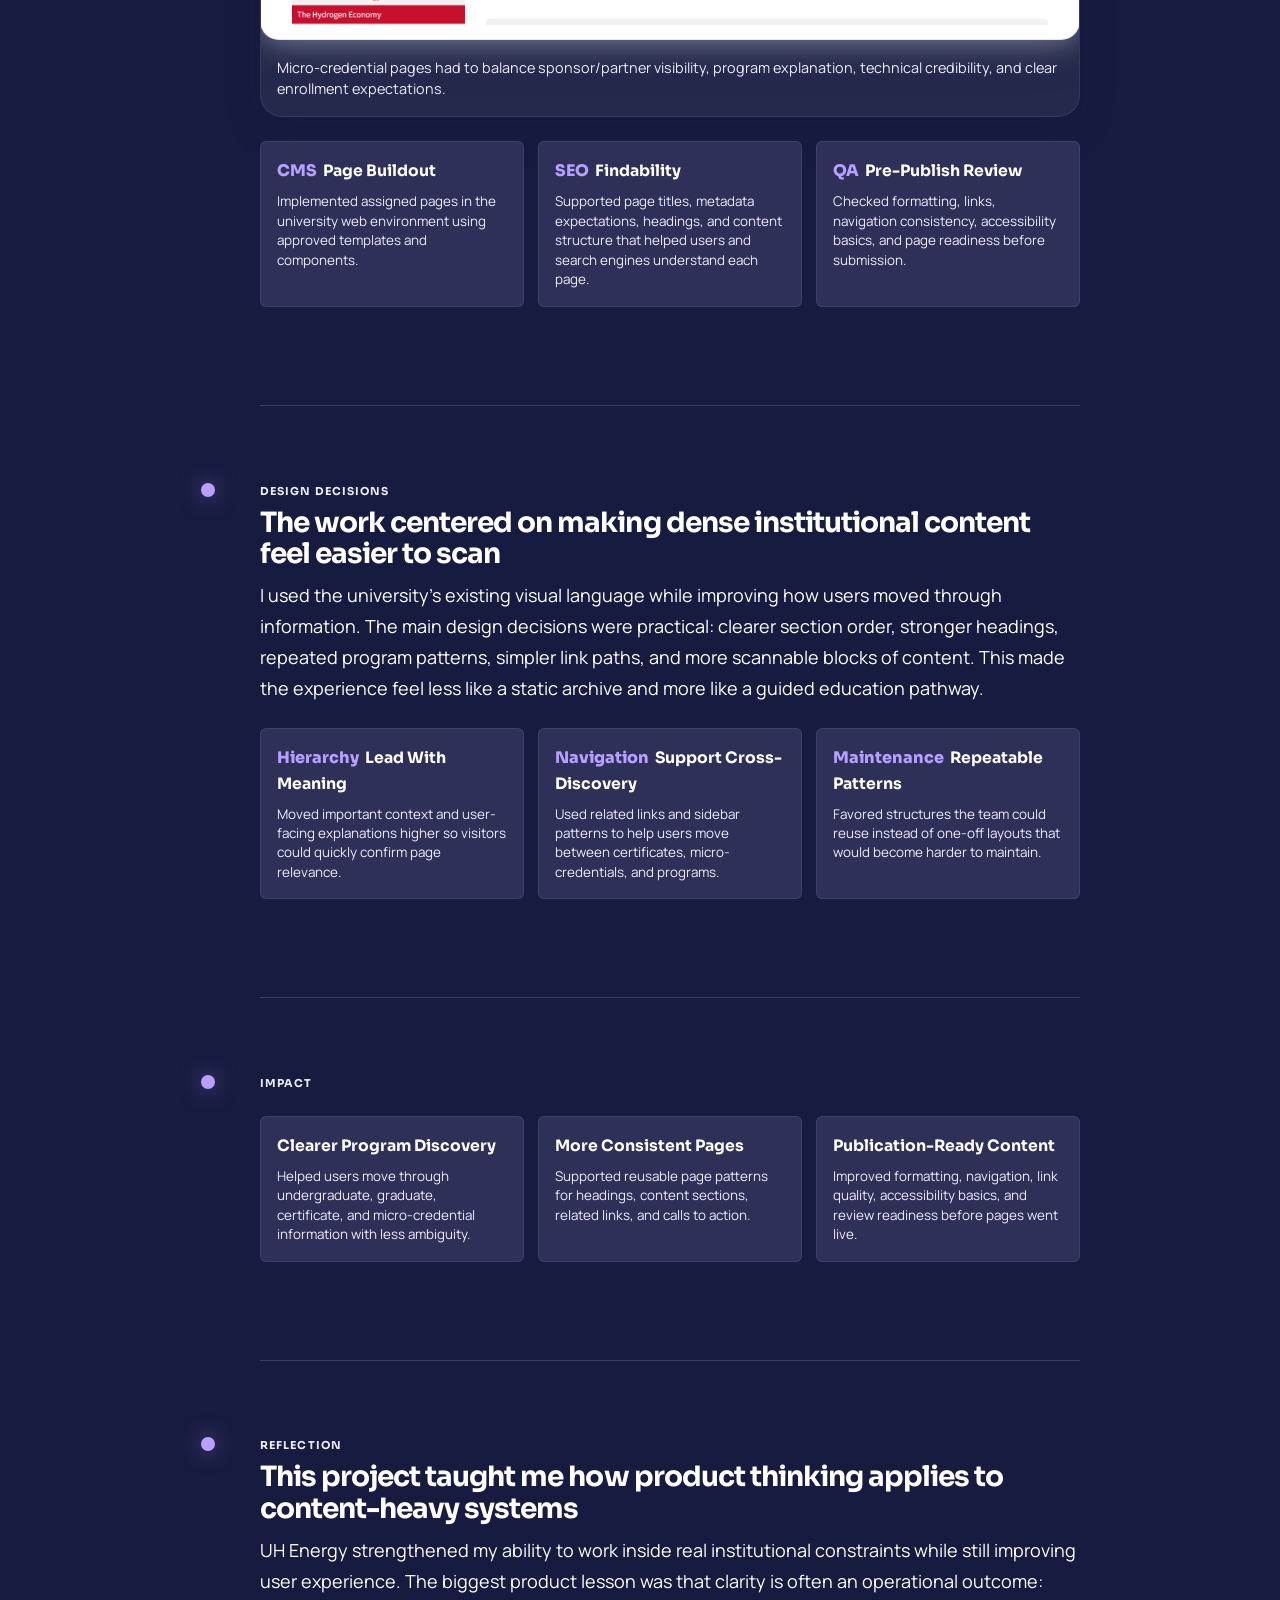
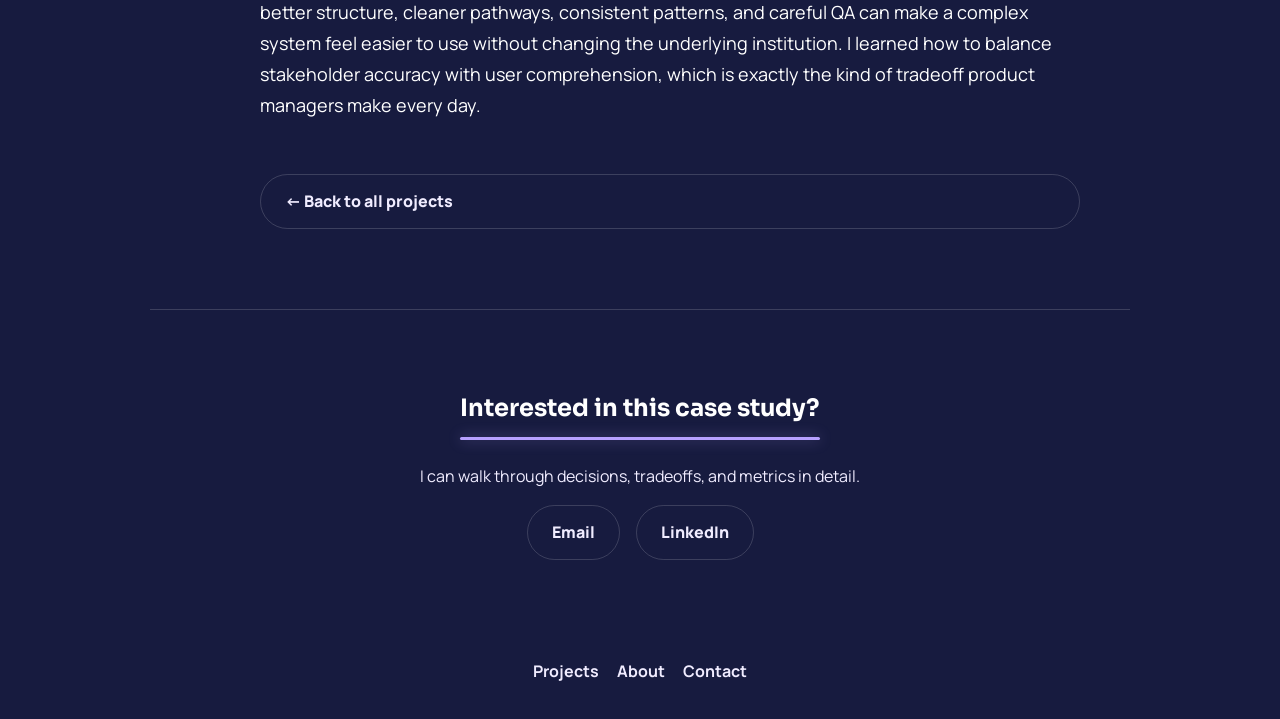
<file: projects/media-campaign.html>
<!DOCTYPE html>
<html lang="en" data-theme="dark">
<head>
  <meta charset="UTF-8" />
  <meta name="viewport" content="width=device-width, initial-scale=1.0" />
  <title>UH Energy Website | Case Study</title>
  <link rel="preconnect" href="https://fonts.googleapis.com">
  <link rel="preconnect" href="https://fonts.gstatic.com" crossorigin>
  <link href="https://fonts.googleapis.com/css2?family=Allura&family=Anton&family=Sora:wght@400;600;700;800&family=Manrope:wght@400;500;700&display=swap" rel="stylesheet">
  <link rel="stylesheet" href="../styles.css?v=20260802-library-case-polish" />
</head>
<body class="dark-mode">
  <header class="site-header">
    <div class="nav-shell navbar">
      <a class="brand" href="../index.html"><span class="brand-script">Alexis Detorres</span></a>
      <nav class="tabs" aria-label="Main navigation">
        <a class="tab active" href="../index.html">Projects</a>
        <a class="tab" href="../about.html">About</a>
        <a class="tab" href="../index.html#contact-section">Contact</a>
        <button class="mode-toggle" id="modeToggle" aria-label="Toggle dark mode">Theme</button>
      </nav>
    </div>
  </header>

  <main class="case-study brandon-case uh-energy-case">
    <section class="case-cover energy-cover">
      <div class="case-cover-art">
        <img src="../assets/projects/uh-energy/uh-energy-home-cover.png?v=20260802-library-case-polish" alt="UH Energy by the numbers website section" loading="eager" />
      </div>
    </section>

    <section class="case-intro-block">
      <div class="case-chip-row"><span>WEB DESIGN</span><span>WORK PROJECT</span><span>2025</span></div>
      <h1>UH Energy Website</h1>
      <p>Transformed complex energy education content into a clearer, more consistent, and easier-to-navigate university web experience.</p>
      <div class="case-info-grid"><div><span>Timeline</span><strong>Mar 2025 - May 2025</strong></div><div><span>Employer</span><strong>University of Houston</strong></div><div><span>Role</span><strong>Web Content Specialist</strong></div><div><span>Focus</span><strong>IA, CMS, SEO, QA</strong></div></div>
    </section>

    <section class="case-story-block">
      <p class="case-story-label">Impact First</p>
      <h2>I helped modernize how UH Energy presents educational programs, credentials, and professional learning online</h2>
      <p>UH Energy served several audiences at once: prospective undergraduate students, graduate students, working professionals, researchers, and people exploring energy careers. Each audience arrived with different questions, but the existing content was dense, inconsistent, and spread across program pages, credential descriptions, and older site structures. My work focused on translating that complexity into clearer page hierarchy, cleaner navigation pathways, and more maintainable content inside the university web system.</p>
      <div class="case-summary-grid"><div><span>01</span><h3>Content Design</h3><p>Turned technical and academic information into clearer page sections, headings, lists, and calls to action.</p></div><div><span>02</span><h3>Information Architecture</h3><p>Helped organize degrees, graduate programs, certificates, and micro-credentials into more predictable pathways.</p></div><div><span>03</span><h3>Publishing Quality</h3><p>Reviewed links, formatting, metadata, accessibility elements, and publication readiness before pages went live.</p></div></div>
    </section>

    <section class="case-question-callout"><p>How might we make UH Energy's educational opportunities easier to discover, understand, and act on while preserving academic accuracy and University of Houston standards?</p></section>

    <section class="case-story-block">
      <p class="case-story-label">Context</p>
      <h2>UH Energy represented a broad academic and professional ecosystem</h2>
      <p>The education portfolio included undergraduate degrees, graduate programs, certificates, micro-credentials, and professional learning opportunities across engineering, energy finance, public policy, supply chain management, sustainability, risk management, hydrogen, robotics, carbon management, and emerging energy technologies. The website needed to represent all of those options without feeling like an unstructured catalog.</p>
      <figure class="case-big-visual"><img src="../assets/projects/uh-energy/programs-overview.png" alt="UH Energy undergraduate and graduate programs overview"><figcaption>Program discovery required a structure that let users compare undergraduate and graduate pathways without reading through long institutional pages first.</figcaption></figure>
    </section>

    <section class="case-story-block">
      <p class="case-story-label">Problem</p>
      <h2>The challenge was not a lack of information. It was making the information coherent.</h2>
      <p>Legacy pages did not always follow the same heading structure, navigation model, link format, image treatment, or call-to-action pattern. Some pages led with institutional background. Others jumped into requirements. Some relied on long paragraphs, while others used fragmented lists or external links. A literal content transfer would have preserved those inconsistencies in a newer template.</p>
      <p>I treated each page as a user decision path: what does this audience need to know first, what supports credibility, and what should they do next?</p>
      <div class="case-summary-grid"><div><span>Friction</span><h3>Inconsistent Hierarchy</h3><p>Users had to work harder because similar program pages did not always present information in the same order.</p></div><div><span>Friction</span><h3>Dense Technical Copy</h3><p>Energy education content often included complex program language that needed clearer scanning and grouping.</p></div><div><span>Friction</span><h3>Unclear Next Steps</h3><p>Pages needed stronger pathways into related programs, requirements, contacts, and application actions.</p></div></div>
    </section>

    <section class="case-story-block">
      <p class="case-story-label">Scope</p>
      <h2>I worked inside an established university system, which meant clarity had to fit institutional constraints</h2>
      <p>I did not own UH Energy's entire strategy, content library, or university design system. My role was to translate existing and approved information into functioning website experiences using university standards. That meant reorganizing content without changing official program requirements, improving readability without weakening academic accuracy, and using approved templates instead of inventing a separate visual system.</p>
      <div class="case-summary-grid"><div><span>Owned</span><h3>Content Translation</h3><p>Reviewed legacy information and shaped it into clearer sections, scannable copy, and page components.</p></div><div><span>Owned</span><h3>CMS Implementation</h3><p>Built and formatted assigned web pages using the university's approved content management workflow.</p></div><div><span>Protected</span><h3>Accuracy</h3><p>Maintained official program names, requirements, stakeholder-approved content, and publishing standards.</p></div></div>
    </section>

    <section class="case-research-block">
      <p class="artifact-label">Audience Needs</p>
      <h2>I organized the site around different decision journeys</h2>
      <p>A prospective undergraduate student might compare degree pathways and ask which college owns a program. A graduate student might compare research, policy, management, or finance tracks. A working professional might look for a short credential in hydrogen, energy policy, or risk management. The site needed to help each group quickly identify whether a page matched their intent.</p>
      <figure class="case-big-visual"><img src="../assets/projects/uh-energy/energy-policy-certificate.png" alt="UH Energy Energy Policy Certificate page"><figcaption>Certificate pages needed clear overview content, sidebar navigation, requirements, benefits, related programs, and obvious application pathways.</figcaption></figure>
      <div class="case-summary-grid"><div><span>Undergraduates</span><h3>Discover Pathways</h3><p>Needed to understand which energy-related degrees existed and where to continue for admissions or degree details.</p></div><div><span>Graduate Students</span><h3>Compare Programs</h3><p>Needed to distinguish certificates, master's degrees, policy paths, engineering tracks, and career relevance.</p></div><div><span>Professionals</span><h3>Find Credentials</h3><p>Needed short, direct explanations of micro-credentials, partner programs, outcomes, and how to enroll.</p></div></div>
    </section>

    <section class="case-story-block">
      <p class="case-story-label">Information Architecture</p>
      <h2>I helped make program discovery feel more predictable</h2>
      <p>The strongest UX opportunity was consistency. Program pages needed to answer similar questions in similar places: what the program is, who it is for, what users will learn, requirements, benefits, related programs, and next steps. I supported page structures that made dense academic content easier to compare and easier for the UH Energy team to maintain after publication.</p>
      <div class="case-summary-grid"><div><span>01</span><h3>Group Similar Content</h3><p>Separated undergraduate programs, graduate programs, certificates, and micro-credentials into clearer discovery paths.</p></div><div><span>02</span><h3>Make CTAs Visible</h3><p>Supported clear action points like apply, visit, contact, or continue into related programs.</p></div><div><span>03</span><h3>Preserve Context</h3><p>Kept institutional context available while reducing the amount of reading required before users could orient themselves.</p></div></div>
    </section>

    <section class="case-story-block">
      <p class="case-story-label">Implementation</p>
      <h2>I rebuilt and reviewed pages as production web experiences, not just migrated documents</h2>
      <p>The production work included formatting copy, placing images, reviewing headings, checking links, verifying navigation, supporting SEO and accessibility expectations, and preparing pages for managerial review. Because UH Energy content had many stakeholders and program-specific requirements, the work required careful quality control before publication.</p>
      <figure class="case-big-visual"><img src="../assets/projects/uh-energy/hydrogen-economy.png" alt="UH Energy Hydrogen Economy micro-credential page"><figcaption>Micro-credential pages had to balance sponsor/partner visibility, program explanation, technical credibility, and clear enrollment expectations.</figcaption></figure>
      <div class="case-summary-grid"><div><span>CMS</span><h3>Page Buildout</h3><p>Implemented assigned pages in the university web environment using approved templates and components.</p></div><div><span>SEO</span><h3>Findability</h3><p>Supported page titles, metadata expectations, headings, and content structure that helped users and search engines understand each page.</p></div><div><span>QA</span><h3>Pre-Publish Review</h3><p>Checked formatting, links, navigation consistency, accessibility basics, and page readiness before submission.</p></div></div>
    </section>

    <section class="case-story-block">
      <p class="case-story-label">Design Decisions</p>
      <h2>The work centered on making dense institutional content feel easier to scan</h2>
      <p>I used the university's existing visual language while improving how users moved through information. The main design decisions were practical: clearer section order, stronger headings, repeated program patterns, simpler link paths, and more scannable blocks of content. This made the experience feel less like a static archive and more like a guided education pathway.</p>
      <div class="case-summary-grid"><div><span>Hierarchy</span><h3>Lead With Meaning</h3><p>Moved important context and user-facing explanations higher so visitors could quickly confirm page relevance.</p></div><div><span>Navigation</span><h3>Support Cross-Discovery</h3><p>Used related links and sidebar patterns to help users move between certificates, micro-credentials, and programs.</p></div><div><span>Maintenance</span><h3>Repeatable Patterns</h3><p>Favored structures the team could reuse instead of one-off layouts that would become harder to maintain.</p></div></div>
    </section>

    <section class="case-story-block">
      <p class="case-story-label">Impact</p>
      <div class="case-summary-grid"><div><h3>Clearer Program Discovery</h3><p>Helped users move through undergraduate, graduate, certificate, and micro-credential information with less ambiguity.</p></div><div><h3>More Consistent Pages</h3><p>Supported reusable page patterns for headings, content sections, related links, and calls to action.</p></div><div><h3>Publication-Ready Content</h3><p>Improved formatting, navigation, link quality, accessibility basics, and review readiness before pages went live.</p></div></div>
    </section>

    <section class="case-story-block">
      <p class="case-story-label">Reflection</p>
      <h2>This project taught me how product thinking applies to content-heavy systems</h2>
      <p>UH Energy strengthened my ability to work inside real institutional constraints while still improving user experience. The biggest product lesson was that clarity is often an operational outcome: better structure, cleaner pathways, consistent patterns, and careful QA can make a complex system feel easier to use without changing the underlying institution. I learned how to balance stakeholder accuracy with user comprehension, which is exactly the kind of tradeoff product managers make every day.</p>
    </section>

    <a class="back-link" href="../index.html">&larr; Back to all projects</a>
  </main>

  <section class="cta reveal">
    <h2>Interested in this case study?</h2>
    <p>I can walk through decisions, tradeoffs, and metrics in detail.</p>
    <div class="cta-actions">
      <a href="mailto:alexisa.12250@gmail.com">Email</a>
      <a href="https://linkedin.com/in/alexisdetorr" target="_blank" rel="noopener">LinkedIn</a>
    </div>
  </section>

  <footer class="site-footer">
    <a href="../index.html">Projects</a>
    <a href="../about.html">About</a>
    <a href="../index.html#contact-section">Contact</a>
  </footer>

  <script src="../script.js?v=20260802-library-case-polish"></script>
</body>
</html>
</file>
<file: styles.css>
:root {
  --bg-main: #ffffff;
  --bg-nav: #f4efff;
  --bg-soft: #fbfaff;
  --bg-panel: #ffffff;
  --dark-purple: #1E2248;
  --text-heading: #1E2248;
  --text-main: #1E2248;
  --text-muted: #565875;
  --brand-logo: #1E2248;
  --accent-line: #1E2248;
  --underline-accent: #a994f4;
  --accent-strong: #1E2248;
  --accent-red: #d84b4b;
  --border-soft: rgba(30, 34, 72, 0.26);
  --shadow-soft: 0 18px 48px rgba(30, 34, 72, 0.1);
  --feature-bg: #ffffff;
  --feature-text: #1E2248;
  --feature-muted: #565875;
  --feature-tile-bg: #ffffff;
}

.dark-mode,
[data-theme="dark"] {
  --bg-main: #171b3f;
  --bg-nav: #201f4d;
  --bg-soft: #252852;
  --bg-panel: #1c2049;
  --text-heading: #ffffff;
  --text-main: #ffffff;
  --text-muted: #f0ecff;
  --brand-logo: #ffffff;
  --accent-line: #b7a0ff;
  --underline-accent: #b7a0ff;
  --accent-strong: #cbbdff;
  --accent-red: #ff8585;
  --border-soft: rgba(255, 255, 255, 0.16);
  --shadow-soft: 0 22px 58px rgba(0, 0, 0, 0.3);
  --feature-bg: #201f4d;
  --feature-text: #ffffff;
  --feature-muted: #eee9ff;
  --feature-tile-bg: #ffffff;
}

* { box-sizing: border-box; }
html, body { margin: 0; padding: 0; }
html { scroll-behavior: smooth; overflow-x: clip; }
body {
  min-height: 100vh;
  background: var(--bg-main) !important;
  color: var(--text-main) !important;
  font-family: "Manrope", sans-serif;
  line-height: 1.55;
  overflow-x: hidden;
  text-rendering: optimizeLegibility;
  -webkit-font-smoothing: antialiased;
}
body, main, section { background: var(--bg-main) !important; }
main { width: min(1180px, calc(100% - 32px)); margin: 0 auto; }
section { color: var(--text-main) !important; }
a { color: inherit; text-decoration: none; }
button, a { -webkit-tap-highlight-color: transparent; }
img { max-width: 100%; height: auto; }
h1, h2, h3, h4, .logo, .brand-name {
  color: var(--text-heading) !important;
  font-family: "Sora", sans-serif;
}
p, span, li, a { color: var(--text-muted) !important; }
strong { color: var(--text-heading); }

main, .site-header, .cta, .site-footer, .contact-marquee { position: relative; z-index: 1; }

.loader-screen { display: none !important; }
.loader-screen { position: fixed; inset: 0; z-index: 200; background: #090d1e; place-items: center; perspective: 1000px; }
.loader-screen.hidden { opacity: 0; pointer-events: none; transition: opacity .35s ease; }
.dice { width: 96px; height: 96px; position: relative; transform-style: preserve-3d; }
.dice.rolling { animation: naturalDiceRoll 1.2s cubic-bezier(.2,.8,.2,1); }
.face { position: absolute; inset: 0; background: linear-gradient(145deg, #fff, #dde2f3); border: 2px solid #c8cde0; border-radius: 14px; box-shadow: inset -8px -8px 14px rgba(0,0,0,.08); display: grid; place-items: center; }
.pips { width: 62px; height: 62px; display: grid; grid-template-columns: repeat(3, 1fr); grid-template-rows: repeat(3, 1fr); }
.pips i { width: 10px; height: 10px; border-radius: 50%; background: #1d2446; align-self: center; justify-self: center; opacity: 0; }
.f1 i:nth-child(5), .f2 i:nth-child(1), .f2 i:nth-child(9), .f3 i:nth-child(1), .f3 i:nth-child(5), .f3 i:nth-child(9), .f4 i:nth-child(1), .f4 i:nth-child(3), .f4 i:nth-child(7), .f4 i:nth-child(9), .f5 i:nth-child(1), .f5 i:nth-child(3), .f5 i:nth-child(5), .f5 i:nth-child(7), .f5 i:nth-child(9), .f6 i:nth-child(1), .f6 i:nth-child(3), .f6 i:nth-child(4), .f6 i:nth-child(6), .f6 i:nth-child(7), .f6 i:nth-child(9) { opacity: 1; }
.f1 { transform: translateZ(48px); } .f2 { transform: rotateY(180deg) translateZ(48px); } .f3 { transform: rotateY(90deg) translateZ(48px); } .f4 { transform: rotateY(-90deg) translateZ(48px); } .f5 { transform: rotateX(90deg) translateZ(48px); } .f6 { transform: rotateX(-90deg) translateZ(48px); }
@keyframes naturalDiceRoll {
  0% { transform: translateY(0) rotateX(-28deg) rotateY(0deg) scale(1); }
  25% { transform: translateY(-18px) rotateX(30deg) rotateY(120deg) scale(1.08); }
  55% { transform: translateY(6px) rotateX(-10deg) rotateY(260deg) scale(0.96); }
  80% { transform: translateY(-6px) rotateX(12deg) rotateY(340deg) scale(1.03); }
  100% { transform: translateY(0) rotateX(0deg) rotateY(360deg) scale(1); }
}

.site-header {
  position: static;
  top: auto;
  padding: clamp(.75rem, 2vw, 1.1rem) clamp(.75rem, 2vw, 1.4rem);
  background: var(--bg-main) !important;
}
.navbar, .nav-shell {
  width: min(1280px, 100%);
  margin: 0 auto;
  border: 1px solid rgba(255, 255, 255, 0.18);
  border-radius: 999px;
  padding: .62rem .72rem;
  background: #1E2248 !important;
  display: flex;
  flex-wrap: wrap;
  align-items: center;
  justify-content: space-between;
  gap: .8rem;
}
.brand { flex: 0 1 auto; min-width: 0; }
.brand-script {
  display: block;
  font-family: "Allura", cursive;
  font-size: clamp(1.95rem, 4vw, 2.9rem);
  font-weight: 400;
  letter-spacing: .01em;
  color: #ffffff !important;
  line-height: 1;
  white-space: nowrap;
  text-shadow: 0 0 18px rgba(199, 181, 255, .22);
}
.tabs {
  display: flex;
  align-items: center;
  justify-content: flex-end;
  gap: .42rem;
  min-width: 0;
  overflow-x: auto;
  overscroll-behavior-x: contain;
  scrollbar-width: none;
}
.tabs::-webkit-scrollbar { display: none; }
.tab {
  flex: 0 0 auto;
  min-height: 40px;
  border: 1px solid transparent;
  border-radius: 999px;
  padding: .5rem .95rem;
  background: transparent;
  color: rgba(255, 255, 255, .78) !important;
  font: inherit;
  font-weight: 700;
  cursor: pointer;
}
.tab.active, .tab:hover, .tab:focus-visible {
  border-color: rgba(255, 255, 255, .28);
  background: rgba(255, 255, 255, .12);
  color: #ffffff !important;
  outline: none;
}
.mode-toggle {
  flex: 0 0 56px;
  position: relative;
  width: 56px;
  height: 32px;
  padding: 0;
  border: 1px solid rgba(255, 255, 255, .24);
  border-radius: 999px;
  background: rgba(255, 255, 255, .1);
  color: transparent !important;
  font-size: 0;
  cursor: pointer;
  transition: background .25s ease, border-color .25s ease, box-shadow .25s ease;
}
.mode-toggle::before {
  content: "";
  position: absolute;
  top: 4px;
  left: 4px;
  width: 22px;
  height: 22px;
  border-radius: 50%;
  background: #ffffff;
  box-shadow: 0 2px 8px rgba(0, 0, 0, .18);
  transform: translateX(0);
  transition: transform .25s ease;
}
[data-theme="dark"] .mode-toggle::before,
.dark-mode .mode-toggle::before { transform: translateX(24px); }
.mode-toggle:hover, .mode-toggle:focus-visible {
  border-color: var(--accent-line);
  box-shadow: 0 0 0 3px color-mix(in srgb, var(--accent-line) 18%, transparent);
  outline: none;
}

.section,
.cta { padding: clamp(2.8rem, 7vw, 5rem) 0; }
section, .section, .section-card, .content-card, .testimonials-wrapper, .contact-card {
  border: none;
  box-shadow: none;
  background: transparent !important;
}
.section-title,
section h2 {
  position: relative;
  display: inline-block;
  margin: 0 0 28px;
  color: var(--text-heading) !important;
}
.section-title::after,
section h2::after {
  content: "";
  display: block;
  width: 100%;
  min-width: 72px;
  height: 3px;
  margin-top: 10px;
  background: var(--underline-accent) !important;
  border-radius: 999px;
  box-shadow: 0 0 14px color-mix(in srgb, var(--underline-accent) 45%, transparent);
}

.reveal { opacity: 0; transform: translateY(16px); transition: opacity .55s ease, transform .55s ease; }
.reveal.visible, .no-js .reveal { opacity: 1; transform: none; }

.hero-wrap { margin: 0; padding: 0; }
.hero {
  position: relative;
  text-align: center;
  padding: clamp(3.2rem, 9vw, 6.4rem) 0 clamp(2.2rem, 5vw, 3.8rem);
  overflow: hidden;
  background: transparent !important;
}
.eyebrow {
  margin: 0 auto .5rem;
  letter-spacing: .08em;
  text-transform: uppercase;
  font-size: clamp(.78rem, 1.9vw, .92rem);
  color: var(--text-muted) !important;
}
.hero h1, .hero-title {
  font-family: "Anton", sans-serif;
  font-size: clamp(2.6rem, 8.5vw, 5.2rem);
  line-height: .98;
  margin: .3rem 0 .9rem;
  color: var(--text-heading) !important;
  position: relative;
  display: inline-block;
  padding-bottom: .36rem;
  text-wrap: balance;
}
.hero-title::after {
  content: "";
  position: absolute;
  left: 0;
  right: 0;
  bottom: 0;
  height: 4px;
  border-radius: 999px;
  background: var(--underline-accent);
  box-shadow: 0 0 14px color-mix(in srgb, var(--underline-accent) 45%, transparent);
}
.hero-copy {
  max-width: 760px;
  margin: 0 auto;
  font-size: clamp(1rem, 2vw, 1.22rem);
  color: var(--text-main) !important;
  text-wrap: balance;
}

.marquee-wrap {
  width: 100%;
  border-block: 1px solid var(--border-soft);
  overflow-x: auto;
  overflow-y: hidden;
  contain: paint;
  background: transparent !important;
  scrollbar-width: thin;
  scrollbar-color: var(--accent-line) transparent;
  touch-action: pan-x;
}
.marquee-wrap::-webkit-scrollbar { height: 8px; }
.marquee-wrap::-webkit-scrollbar-thumb { background: var(--accent-line); border-radius: 999px; }
.marquee {
  display: flex;
  width: max-content;
  min-width: max(100%, 820px);
  animation: scrollMarquee 76s linear infinite;
  will-change: transform;
}
.marquee-track {
  display: flex;
  align-items: center;
  gap: clamp(1rem, 2.5vw, 1.55rem);
  padding: .95rem clamp(.7rem, 2vw, 1rem);
  font-family: "Sora", sans-serif;
  font-weight: 800;
  white-space: nowrap;
  flex: 0 0 auto;
}
.marquee-track span {
  display: inline-flex;
  align-items: center;
  gap: .5rem;
  color: var(--text-heading) !important;
}
.marquee-track span i {
  color: var(--accent-line) !important;
  font-style: normal;
  font-size: .95rem;
  line-height: 1;
}
.marquee-track span i.symbol-ux { color: var(--accent-line) !important; }
.marquee-track span i.symbol-product { color: var(--accent-line) !important; }
.marquee-wrap:hover .marquee,
.marquee-wrap:focus-within .marquee { animation-play-state: paused; }
@keyframes scrollMarquee {
  0%, 2.24% { transform: translateX(0); }
  100% { transform: translateX(-50%); }
}

.project-grid {
  display: grid;
  grid-template-columns: 1fr;
  gap: clamp(1.25rem, 3vw, 2rem);
}
.case-card {
  background: transparent;
  border: none;
  box-shadow: none;
}
.book-card {
  display: block;
  position: relative;
  border-radius: clamp(24px, 4vw, 34px);
  transform-style: preserve-3d;
  perspective: 1400px;
}
.case-preview {
  position: relative;
  min-height: clamp(420px, 48vw, 540px);
  display: grid;
  grid-template-columns: minmax(230px, .9fr) minmax(260px, 1fr);
  align-items: center;
  gap: clamp(1.5rem, 6vw, 5rem);
  padding: clamp(2rem, 5vw, 4.2rem);
  border-radius: clamp(24px, 4vw, 34px);
  overflow: hidden;
  background:
    radial-gradient(circle at 82% 50%, rgba(199, 181, 255, .22), transparent 34%),
    linear-gradient(135deg, #1E2248 0%, #202653 52%, #45365f 100%);
  border: 1px solid color-mix(in srgb, var(--underline-accent) 24%, transparent);
  box-shadow: 0 22px 58px rgba(30, 34, 72, .18);
  transition: transform .38s cubic-bezier(.2,.82,.2,1), box-shadow .38s ease, border-color .38s ease;
}
.case-preview::after {
  content: "";
  position: absolute;
  inset: 0;
  background-image: radial-gradient(circle, rgba(255,255,255,.16) 1px, transparent 1px);
  background-size: 9px 9px;
  opacity: .18;
  mask-image: linear-gradient(135deg, black, transparent 74%);
  pointer-events: none;
}
.mentora-preview { background: radial-gradient(circle at 82% 44%, rgba(151, 216, 213, .18), transparent 32%), linear-gradient(135deg, #1E2248 0%, #232b5f 54%, #4d3a61 100%); }
.authform-preview { background: radial-gradient(circle at 80% 42%, rgba(255, 165, 210, .16), transparent 34%), linear-gradient(135deg, #1E2248 0%, #252553 50%, #5a3e61 100%); }
.energy-preview { background: radial-gradient(circle at 80% 42%, rgba(199, 181, 255, .18), transparent 34%), linear-gradient(135deg, #1E2248 0%, #202653 52%, #3b4f78 100%); }
.divide-preview { background: radial-gradient(circle at 80% 42%, rgba(255, 255, 255, .13), transparent 34%), linear-gradient(135deg, #1E2248 0%, #242858 52%, #3f355d 100%); }
.phone-frame {
  position: relative;
  z-index: 2;
  width: min(78%, 270px);
  aspect-ratio: 9 / 18.5;
  justify-self: center;
  border: 9px solid #06070d;
  border-radius: 38px;
  background: #ffffff;
  box-shadow: 0 28px 50px rgba(0,0,0,.32);
  overflow: hidden;
}
.phone-frame::before {
  content: "";
  position: absolute;
  top: 0;
  left: 50%;
  width: 42%;
  height: 24px;
  transform: translateX(-50%);
  background: #06070d;
  border-radius: 0 0 16px 16px;
  z-index: 4;
}
.phone-screen {
  position: relative;
  height: 100%;
  display: flex;
  flex-direction: column;
  justify-content: flex-end;
  gap: .75rem;
  padding: 2.4rem 1.2rem 1.3rem;
  color: #1E2248;
  background:
    radial-gradient(circle at 50% 10%, rgba(199,181,255,.36), transparent 24%),
    linear-gradient(180deg, #ffffff 0%, #f8f6ff 58%, #e9e2ff 100%);
}
.phone-image {
  position: absolute;
  inset: 2.2rem .65rem auto;
  width: calc(100% - 1.3rem);
  height: 48%;
  object-fit: cover;
  border-radius: 20px;
  box-shadow: 0 12px 28px rgba(30, 34, 72, .16);
}
.phone-screen strong {
  position: relative;
  z-index: 2;
  font-family: "Anton", sans-serif;
  color: #1E2248;
  font-size: clamp(1.8rem, 4vw, 2.55rem);
  line-height: 1;
}
.phone-screen p {
  position: relative;
  z-index: 2;
  margin: 0;
  color: #41446a !important;
  font-size: .82rem;
  line-height: 1.45;
}
.mini-pill {
  position: relative;
  z-index: 2;
  align-self: flex-start;
  padding: .35rem .55rem;
  border-radius: 999px;
  background: rgba(30, 34, 72, .09);
  color: #1E2248 !important;
  font-size: .66rem;
  font-weight: 800;
}
.mini-list { display: grid; gap: .42rem; }
.mini-list span {
  display: block;
  height: 10px;
  border-radius: 999px;
  background: rgba(30, 34, 72, .13);
}
.mini-list span:nth-child(2) { width: 78%; }
.mini-list span:nth-child(3) { width: 58%; }
.case-preview-copy {
  position: relative;
  z-index: 2;
  max-width: 520px;
}
.case-kicker {
  display: inline-flex;
  width: fit-content;
  margin-bottom: .7rem;
  padding: .34rem .62rem;
  border: 1px solid rgba(255,255,255,.25);
  border-radius: 999px;
  color: var(--underline-accent) !important;
  font-size: .76rem;
  font-weight: 800;
}
.case-preview h3 {
  margin: 0 0 .65rem;
  color: #ffffff !important;
  font-family: "Sora", sans-serif;
  font-size: clamp(2.35rem, 6vw, 4.4rem);
  line-height: .98;
  letter-spacing: -.04em;
}
.case-preview-copy p {
  margin: 0 0 1.35rem;
  color: rgba(255,255,255,.88) !important;
  font-size: clamp(1rem, 1.8vw, 1.13rem);
  line-height: 1.75;
}
.impact-label {
  display: block;
  margin-bottom: .35rem;
  color: rgba(255,255,255,.62) !important;
  font-size: .8rem;
  font-weight: 800;
}
.case-preview-copy > strong {
  display: block;
  margin-bottom: 1rem;
  color: var(--underline-accent);
  font-weight: 800;
}
.tag-row {
  display: flex;
  flex-wrap: wrap;
  gap: .55rem;
  margin-bottom: 1.35rem;
}
.tag-row span {
  display: inline-flex;
  padding: .38rem .7rem;
  border: 1px solid rgba(255,255,255,.18);
  border-radius: 999px;
  color: #ffffff !important;
  background: rgba(255,255,255,.08);
  font-size: .8rem;
  font-weight: 700;
}
.access-btn {
  display: inline-block;
  max-width: calc(100vw - 72px);
  padding: .72rem 1rem;
  border-radius: 999px;
  border: 1px solid rgba(255,255,255,.28);
  background: rgba(255,255,255,.12);
  color: #ffffff !important;
  font-family: "Sora", sans-serif;
  font-size: .78rem;
  font-weight: 800;
  text-transform: uppercase;
  letter-spacing: .055em;
  box-shadow: 0 10px 24px rgba(0, 0, 0, .12);
}
@media (hover: hover) and (pointer: fine) {
  .book-card:hover .case-preview,
  .book-card:focus-visible .case-preview {
    transform: translateY(-8px) rotateX(1deg);
    border-color: color-mix(in srgb, var(--underline-accent) 55%, transparent);
    box-shadow: 0 28px 70px rgba(30, 34, 72, .24);
  }
  .book-card:hover .phone-frame,
  .book-card:focus-visible .phone-frame {
    transform: translateY(-5px) rotate(-1deg);
  }
}
.book-card:focus-visible { outline: 3px solid color-mix(in srgb, var(--accent-line) 55%, transparent); outline-offset: 5px; }
.phone-frame { transition: transform .38s cubic-bezier(.2,.82,.2,1); }
.case-card > h3,
article:not(.case-card) h3 {
  margin: .95rem 0 .45rem;
  font-family: "Anton", sans-serif;
  font-size: clamp(1.7rem, 3vw, 2.35rem);
  letter-spacing: .02em;
  line-height: 1.03;
  color: var(--text-heading) !important;
}
article p { margin: 0; color: var(--text-muted) !important; }

.logo-wall {
  min-height: 0;
  margin-top: clamp(1rem, 2vw, 1.8rem);
  padding: clamp(1.4rem, 3vw, 2.8rem) 0;
  border-radius: 0;
  background: transparent !important;
  border: 0;
  box-shadow: none;
  display: grid;
  grid-template-columns: repeat(4, minmax(0, 1fr));
  align-items: center;
  justify-items: center;
  gap: clamp(1.05rem, 2.2vw, 2rem) clamp(.55rem, 1.5vw, 1.35rem);
  perspective: 900px;
  transform-style: preserve-3d;
  isolation: isolate;
  position: relative;
  overflow: visible;
}
.logo-wall::before,
.logo-wall::after {
  content: "";
  position: absolute;
  width: clamp(160px, 22vw, 320px);
  height: clamp(120px, 16vw, 240px);
  border-radius: 44% 56% 61% 39%;
  background: color-mix(in srgb, var(--underline-accent) 28%, transparent);
  filter: blur(56px);
  opacity: .28;
  pointer-events: none;
  z-index: -1;
}
.logo-wall::before {
  top: -18%;
  left: -8%;
}
.logo-wall::after {
  right: -10%;
  bottom: -22%;
  opacity: .2;
}
.logo-tile {
  --mx: 0px;
  --my: 0px;
  --mz: 0px;
  --scale: 1;
  position: relative;
  left: auto;
  top: auto;
  width: clamp(160px, 17vw, 230px) !important;
  height: clamp(104px, 10.5vw, 148px) !important;
  min-height: 0;
  display: grid;
  place-items: center;
  border-radius: 0;
  background: transparent !important;
  border: 0 !important;
  box-shadow: none !important;
  overflow: visible;
  transform: translate3d(var(--mx), var(--my), var(--mz)) scale(var(--scale));
  transition:
    transform .34s cubic-bezier(.2,.85,.2,1),
    box-shadow .25s ease,
    border-color .25s ease,
    background .25s ease;
  will-change: transform;
}
.logo-tile.has-logo { padding: 0; }
.logo-image {
  width: min(100%, 198px);
  height: min(100%, 126px);
  max-width: none;
  max-height: none;
  object-fit: contain;
  display: block;
  position: relative;
  z-index: 2;
  filter: saturate(.98) contrast(1.02) drop-shadow(0 10px 16px rgba(30, 34, 72, .12));
}
.logo-image[src*="mckinsey"],
.logo-image[src*="protiviti"],
.logo-image[src*="develop-for-good"],
.logo-image[src*="commencement-group"],
.logo-image[src*="ryan"] {
  width: min(100%, 142px);
  height: min(100%, 92px);
}
.logo-image[src*="harvard"],
.logo-image[src*="university-of-houston"],
.logo-image[src*="johns-hopkins"],
.logo-image[src*="codepath"] {
  width: min(100%, 152px);
  height: min(100%, 124px);
}
.logo-image[src*="banana-republic"],
.logo-image[src*="microsoft"],
.logo-image[src*="salesforce"],
.logo-image[src*="base44"],
.logo-image[src*="greenstar"],
.logo-image[src*="bcg"] {
  width: min(100%, 178px);
  height: min(100%, 122px);
}
.logo-image[src*="wells-fargo"] {
  width: min(100%, 206px);
  height: min(100%, 132px);
}
.logo-tile.featured {
  box-shadow: none;
}
.logo-tile:hover,
.logo-tile:focus-visible {
  background: transparent !important;
  box-shadow: none !important;
  outline: none;
}
.text-logo span {
  color: var(--text-heading) !important;
  font-family: "Sora", sans-serif;
  font-size: clamp(.92rem, 1.45vw, 1.18rem);
  font-weight: 900;
  letter-spacing: -.03em;
  text-align: center;
  filter: drop-shadow(0 8px 14px rgba(30, 34, 72, .1));
}
[data-theme="dark"] .logo-wall,
.dark-mode .logo-wall {
  background: transparent !important;
  border-color: transparent;
  box-shadow: none;
}
[data-theme="dark"] .logo-tile,
.dark-mode .logo-tile {
  background: transparent !important;
  border-color: transparent !important;
  box-shadow: none !important;
}
.testimonial { background: transparent !important; border: none; box-shadow: none; }
.carousel {
  position: relative;
  display: flex;
  align-items: center;
  justify-content: center;
  gap: .75rem;
  padding-inline: 3.2rem;
}
.carousel-btn {
  position: absolute;
  top: 50%;
  z-index: 4;
  flex: 0 0 48px;
  border: 1px solid var(--border-soft);
  width: 48px;
  height: 48px;
  border-radius: 50%;
  background: var(--bg-main);
  cursor: pointer;
  color: var(--text-heading) !important;
  font-size: 1.65rem;
  line-height: 1;
  display: grid;
  place-items: center;
  transform: translateY(-50%);
  box-shadow: 0 12px 28px rgba(30, 34, 72, .16);
}
.carousel-btn#prevTestimonial { left: 0; }
.carousel-btn#nextTestimonial { right: 0; }
.carousel-btn:hover, .carousel-btn:focus-visible {
  border-color: var(--accent-line);
  background: color-mix(in srgb, var(--accent-line) 12%, transparent);
  color: var(--text-heading) !important;
  outline: none;
}
.testimonial-card {
  flex: 1 1 660px;
  min-width: 0;
  max-width: 100%;
  background: #ffffff !important;
  color: var(--feature-text) !important;
  border: 1px solid color-mix(in srgb, var(--accent-line) 35%, transparent);
  border-radius: 18px;
  max-width: 780px;
  margin: 0;
  padding: clamp(1rem, 2.8vw, 1.45rem);
  min-height: 160px;
  box-shadow: var(--shadow-soft);
}
[data-theme="dark"] .testimonial-card,
.dark-mode .testimonial-card {
  background: radial-gradient(circle at 84% 8%, color-mix(in srgb, var(--accent-line) 22%, transparent), transparent 34%), var(--feature-bg) !important;
}
.testimonial-card p { color: var(--feature-muted) !important; margin: .7rem 0 0; }
.testimonial-card span, .testimonial-card .role { color: var(--feature-muted) !important; }
.quote blockquote { margin: 0; line-height: 1.7; color: var(--feature-text) !important; }
.quote blockquote,
.quote p { overflow-wrap: anywhere; }
.dots { text-align: center; margin-top: .8rem; }
.dots button { width: 10px; height: 10px; border-radius: 50%; border: none; margin: 0 4px; background: color-mix(in srgb, var(--accent-line) 34%, transparent); cursor: pointer; }
.dots button.active { background: var(--accent-line); }

.contact-marquee {
  overflow: hidden;
  border-top: 1px solid var(--border-soft);
  border-bottom: 1px solid var(--border-soft);
  background: #ffffff !important;
  margin: clamp(2.8rem, 7vw, 4rem) 0;
}
[data-theme="dark"] .contact-marquee,
.dark-mode .contact-marquee { background: var(--bg-soft) !important; }
.contact-marquee-track {
  display: flex;
  width: max-content;
  animation: marqueeMove 22s linear infinite;
}
.contact-marquee span {
  padding: 14px 32px;
  font-weight: 800;
  letter-spacing: .08em;
  text-transform: uppercase;
  color: var(--text-heading) !important;
}
@keyframes marqueeMove {
  from { transform: translateX(0); }
  to { transform: translateX(-50%); }
}

.contact-section {
  width: min(1180px, calc(100% - 32px));
  margin: 0 auto;
  text-align: center;
  border-top: 1px solid var(--border-soft);
  padding-top: clamp(3.2rem, 8vw, 4.5rem);
  padding-bottom: 3.5rem;
}
.contact-section p { color: var(--text-main) !important; font-size: clamp(1rem, 2vw, 1.18rem); }
.contact-buttons,
.cta-actions,
.contact-actions {
  display: flex;
  justify-content: center;
  align-items: center;
  gap: 16px;
  flex-wrap: wrap;
  margin-top: 1rem;
}
.contact-buttons a,
.cta-actions a,
.contact-actions a,
.back-link {
  background: transparent;
  color: var(--text-heading) !important;
  border: 1px solid var(--border-soft);
  border-radius: 999px;
  padding: 14px 24px;
  font-weight: 800;
  box-shadow: none;
  transition: transform .2s ease, color .2s ease, border-color .2s ease, background .2s ease;
}
.contact-buttons a:hover,
.cta-actions a:hover,
.contact-actions a:hover,
.back-link:hover {
  color: var(--text-heading) !important;
  border-color: var(--accent-line);
  background: color-mix(in srgb, var(--accent-line) 12%, transparent);
  transform: translateY(-2px);
}

.about-hero { padding-top: clamp(3.2rem, 8vw, 5rem); max-width: 1120px; }
.about-story { max-width: 1020px; display: flow-root; }
.about-portrait {
  position: relative;
  float: left;
  width: min(34vw, 330px);
  margin: .2rem clamp(1.4rem, 4vw, 3rem) 1.15rem 0;
  aspect-ratio: 4 / 5;
  border-radius: 42px;
  overflow: hidden;
  background: var(--bg-soft);
  border: 1px solid var(--border-soft);
  box-shadow: var(--shadow-soft);
  shape-outside: inset(0 round 42px);
}
.about-portrait::after {
  content: "";
  position: absolute;
  inset: 0;
  background-image: radial-gradient(circle, rgba(30, 34, 72, .26) 1px, transparent 1px);
  background-size: 9px 9px;
  opacity: .14;
  mix-blend-mode: soft-light;
  pointer-events: none;
}
.about-portrait img {
  width: 100%;
  height: 100%;
  object-fit: cover;
  object-position: 52% 14%;
  display: block;
}
.about-hero h1,
.contact-clean h1,
.case-study h1 {
  font-family: "Anton", sans-serif;
  font-size: clamp(3rem, 9vw, 6.5rem);
  line-height: .96;
  margin: .35rem 0 1.5rem;
  color: var(--text-heading) !important;
}
.about-copy { max-width: 900px; }
.about-copy p {
  font-size: clamp(1rem, 1.6vw, 1.08rem);
  line-height: 1.85;
  margin: 0 0 1.05rem;
  color: var(--text-main) !important;
}
.timeline-section,
.awards-editorial { border-top: 1px solid var(--border-soft); }
.timeline {
  position: relative;
  display: grid;
  gap: 0;
  max-width: 900px;
  padding-left: 2.4rem;
}
.timeline::before {
  content: "";
  position: absolute;
  left: .55rem;
  top: .2rem;
  bottom: .2rem;
  width: 2px;
  background: linear-gradient(var(--accent-line), color-mix(in srgb, var(--accent-line) 22%, transparent));
}
.timeline-item { position: relative; border-bottom: 1px solid var(--border-soft); padding: .95rem 0 1rem; }
.timeline-item::before {
  content: "";
  position: absolute;
  left: -2.18rem;
  top: .58rem;
  width: .72rem;
  height: .72rem;
  border-radius: 50%;
  background: var(--bg-main);
  border: 2px solid var(--accent-line);
  box-shadow: 0 0 0 5px color-mix(in srgb, var(--accent-line) 16%, transparent);
}
.timeline-item summary,
.award-line summary {
  cursor: pointer;
  list-style: none;
  color: var(--text-heading) !important;
  font-weight: 800;
}
.timeline-item summary {
  display: grid;
  grid-template-columns: minmax(0, 1fr) auto auto;
  gap: .22rem 1rem;
  align-items: center;
}
.timeline-item summary span { grid-column: 1; grid-row: 2; color: var(--text-muted) !important; font-weight: 700; }
.timeline-item summary strong {
  grid-column: 1;
  grid-row: 1;
  color: var(--text-heading) !important;
  font-family: "Anton", sans-serif;
  font-size: clamp(1.35rem, 2.8vw, 2.15rem);
  font-weight: 800;
  letter-spacing: .01em;
  line-height: 1;
}
.timeline-item summary time { grid-column: 2; grid-row: 1 / span 2; align-self: center; color: var(--text-muted); font-size: .9rem; white-space: nowrap; }
.timeline-item summary::-webkit-details-marker,
.award-line summary::-webkit-details-marker { display: none; }
.timeline-item summary::after,
.award-line summary::after { content: "+"; align-self: center; justify-self: end; color: var(--accent-line); font-weight: 800; }
.timeline-item summary::after { grid-column: 3; grid-row: 1 / span 2; }
.timeline-item[open] summary::after,
.award-line[open] summary::after { content: "-"; }
.timeline-item p { max-width: 720px; margin: .75rem 0 0; line-height: 1.7; color: var(--text-muted) !important; }
.award-list { max-width: 920px; border-top: 1px solid var(--border-soft); }
.award-line { border-bottom: 1px solid var(--border-soft); padding: 1.05rem 0; }
.award-line summary { display: grid; grid-template-columns: 3.2rem 1fr auto; align-items: center; gap: .8rem; font-size: 1.02rem; }
.award-icon { color: var(--accent-line) !important; font-family: "Sora", sans-serif; font-size: .78rem; letter-spacing: .08em; }
.award-line p,
.award-line li { color: var(--text-muted) !important; line-height: 1.65; }
.award-line li { display: grid; gap: .1rem; margin-bottom: .65rem; }
.award-line li strong { color: var(--text-heading); }
.award-line li span { color: var(--text-muted) !important; font-size: .92rem; }
.award-line ul { margin: .8rem 0 0 4rem; padding: 0; }

.case-study {
  width: min(980px, calc(100% - 32px));
  margin: 0 auto;
  padding: clamp(3rem, 8vw, 5rem) 0;
}
.case-study h1 { max-width: 920px; }
.case-cover {
  position: relative;
  width: 100vw;
  left: 50%;
  margin: calc(clamp(3rem, 8vw, 5rem) * -1) 0 clamp(2rem, 5vw, 3rem);
  transform: translateX(-50%);
  min-height: clamp(280px, 44vw, 520px);
  overflow: hidden;
  background: #c8f2f7;
}
.case-cover::before {
  content: "";
  position: absolute;
  inset: 0;
  background:
    linear-gradient(90deg, rgba(30,34,72,.16), transparent 20%, transparent 80%, rgba(30,34,72,.16)),
    radial-gradient(circle at 20% 10%, rgba(199,181,255,.34), transparent 28%);
  z-index: 1;
  pointer-events: none;
}
.case-cover-art {
  position: absolute;
  inset: 0;
  display: grid;
  place-items: center;
}
.case-cover-art > img {
  width: min(58vw, 820px);
  max-height: 92%;
  object-fit: cover;
  border-radius: 22px;
  box-shadow: 0 30px 70px rgba(30,34,72,.22);
  opacity: .92;
  transform: translateX(-20%);
}
.case-cover-phone {
  position: absolute;
  z-index: 2;
  right: max(8vw, 32px);
  top: 50%;
  transform: translateY(-50%);
  width: min(22vw, 250px);
}
.case-phone-mini {
  width: 100%;
  border-width: 7px;
  border-radius: 32px;
}
.mentora-cover { background: linear-gradient(135deg, #dff8fb 0%, #f8f6ff 48%, #d8ccff 100%); }
.authform-cover { background: linear-gradient(135deg, #eef6ff 0%, #f8f6ff 45%, #dfd2ff 100%); }
.energy-cover { background: linear-gradient(135deg, #d7f3ff 0%, #f7fbff 45%, #d8ccff 100%); }
.divide-cover { background: linear-gradient(135deg, #f2f4ff 0%, #fbfaff 45%, #dcd2ff 100%); }
[data-theme="dark"] .case-cover,
.dark-mode .case-cover {
  background: linear-gradient(135deg, #151936 0%, #1E2248 52%, #44345d 100%);
}
[data-theme="dark"] .case-cover-art > img,
.dark-mode .case-cover-art > img {
  opacity: .78;
  filter: saturate(.9) contrast(.95);
}
.case-intro-block {
  width: min(720px, 100%);
  margin: 0 auto clamp(2.4rem, 6vw, 4rem);
  padding-bottom: clamp(1.5rem, 4vw, 2.4rem);
  border-bottom: 1px solid var(--border-soft);
}
.case-chip-row {
  display: flex;
  flex-wrap: wrap;
  gap: .42rem;
  margin-bottom: .7rem;
}
.case-chip-row span {
  display: inline-flex;
  align-items: center;
  padding: .16rem .36rem;
  border: 1px solid var(--border-soft);
  color: var(--text-muted) !important;
  font-family: "Sora", sans-serif;
  font-size: .62rem;
  font-weight: 800;
  letter-spacing: .08em;
  text-transform: uppercase;
}
.case-intro-block h1 {
  margin: .3rem 0 .45rem;
  font-family: "Sora", sans-serif;
  font-size: clamp(2rem, 5vw, 3.2rem);
  letter-spacing: -.055em;
  line-height: 1.02;
}
.case-intro-block p {
  margin: 0 0 clamp(1.4rem, 4vw, 2.2rem);
  color: var(--text-main) !important;
  font-size: clamp(1rem, 1.9vw, 1.15rem);
}
.case-info-grid {
  display: grid;
  grid-template-columns: repeat(4, minmax(0, 1fr));
  gap: 0;
  border-top: 1px solid var(--border-soft);
  border-bottom: 1px solid var(--border-soft);
}
.case-info-grid div {
  min-width: 0;
  padding: 1rem clamp(.7rem, 2vw, 1rem);
}
.case-info-grid div + div { border-left: 1px solid var(--border-soft); }
.case-info-grid span {
  display: block;
  margin-bottom: .25rem;
  color: var(--text-muted) !important;
  font-family: "Sora", sans-serif;
  font-size: .68rem;
  font-weight: 800;
  letter-spacing: .08em;
  text-transform: uppercase;
}
.case-info-grid strong {
  display: block;
  color: var(--text-heading);
  font-size: .83rem;
  line-height: 1.45;
}
.case-hero-panel {
  position: relative;
  width: min(1180px, calc(100vw - 32px));
  left: 50%;
  transform: translateX(-50%);
  display: grid;
  grid-template-columns: minmax(220px, .75fr) minmax(280px, 1fr);
  align-items: center;
  gap: clamp(1.5rem, 6vw, 5rem);
  min-height: clamp(440px, 54vw, 620px);
  margin: 0 0 clamp(2.2rem, 6vw, 4rem);
  padding: clamp(2rem, 5vw, 4.4rem);
  border-radius: clamp(24px, 4vw, 38px);
  overflow: hidden;
  border: 1px solid color-mix(in srgb, var(--underline-accent) 24%, transparent);
  box-shadow: 0 24px 70px rgba(30, 34, 72, .2);
}
.case-hero-panel::after {
  content: "";
  position: absolute;
  inset: 0;
  background-image: radial-gradient(circle, rgba(255,255,255,.14) 1px, transparent 1px);
  background-size: 9px 9px;
  opacity: .18;
  mask-image: linear-gradient(135deg, black, transparent 72%);
  pointer-events: none;
}
.case-phone { width: min(78%, 280px); }
.case-hero-copy {
  position: relative;
  z-index: 2;
}
.case-hero-copy h1 {
  margin: .35rem 0 .8rem;
  color: #ffffff !important;
}
.case-hero-copy p {
  max-width: 660px;
  margin: 0 0 1.35rem;
  color: rgba(255,255,255,.9) !important;
  font-size: clamp(1.05rem, 2vw, 1.25rem);
}
.case-meta { margin-bottom: 0; }
.case-meta span {
  background: rgba(255,255,255,.09);
  border-color: rgba(255,255,255,.2);
  color: #ffffff !important;
}
.meta {
  display: flex;
  flex-wrap: wrap;
  gap: .65rem;
  margin: 0 0 clamp(2rem, 5vw, 3rem);
}
.meta span {
  display: inline-flex;
  align-items: center;
  border: 1px solid var(--border-soft);
  border-radius: 999px;
  padding: .55rem .85rem;
  color: var(--text-heading) !important;
  background: color-mix(in srgb, var(--bg-soft) 70%, transparent);
  font-weight: 700;
}
.section-card {
  padding: clamp(1.5rem, 4vw, 2.4rem) 0;
  border-top: 1px solid var(--border-soft);
}
.section-card p { color: var(--text-main) !important; font-size: clamp(1rem, 1.8vw, 1.12rem); }
.artifact-section {
  padding: clamp(2.2rem, 6vw, 3.8rem) 0;
  border-top: 1px solid var(--border-soft);
}
.artifact-label {
  margin: 0 0 .25rem;
  color: var(--text-muted) !important;
  font-family: "Sora", sans-serif;
  font-size: .68rem !important;
  font-weight: 800;
  letter-spacing: .12em;
  text-transform: uppercase;
}
.artifact-section h2 {
  max-width: 720px;
  margin-bottom: 1rem;
  font-size: clamp(1.35rem, 3vw, 2rem);
  letter-spacing: -.035em;
}
.artifact-grid {
  display: grid;
  grid-template-columns: repeat(2, minmax(0, 1fr));
  gap: clamp(.8rem, 2vw, 1.2rem);
  margin-top: 1rem;
}
.artifact-grid figure {
  margin: 0;
  min-width: 0;
}
.artifact-grid img {
  width: 100%;
  aspect-ratio: 16 / 10;
  object-fit: cover;
  display: block;
  border-radius: 7px;
  border: 1px solid var(--border-soft);
  background: var(--bg-soft);
  box-shadow: 0 12px 28px rgba(30,34,72,.08);
}
.artifact-grid figcaption {
  margin-top: .45rem;
  color: var(--text-muted);
  font-size: .78rem;
  line-height: 1.5;
}
.case-columns {
  display: grid;
  grid-template-columns: repeat(auto-fit, minmax(min(210px, 100%), 1fr));
  gap: clamp(.9rem, 2vw, 1.25rem);
  margin-top: 1rem;
}
.case-columns.four { grid-template-columns: repeat(auto-fit, minmax(min(190px, 100%), 1fr)); }
.case-columns > div {
  padding: 1rem 0 0;
  border-top: 1px solid var(--border-soft);
}
.case-columns h3 {
  margin: 0 0 .45rem;
  font-family: "Sora", sans-serif;
  font-size: 1rem;
  line-height: 1.3;
  color: var(--text-heading) !important;
}
.case-columns p {
  margin: 0;
  font-size: .98rem;
  color: var(--text-muted) !important;
}
.image-ph {
  display: grid;
  place-items: end start;
  min-height: clamp(220px, 42vw, 420px);
  margin-top: 1rem;
  padding: clamp(1rem, 3vw, 1.5rem);
  border-radius: clamp(18px, 3vw, 28px);
  color: #ffffff !important;
  font-family: "Sora", sans-serif;
  font-weight: 800;
  background-color: var(--feature-bg);
  background-size: cover;
  background-position: center;
  border: 1px solid color-mix(in srgb, var(--accent-line) 30%, transparent);
  box-shadow: var(--shadow-soft);
  overflow: hidden;
  position: relative;
}
.case-visual {
  background:
    radial-gradient(circle at 74% 30%, rgba(199,181,255,.25), transparent 30%),
    linear-gradient(135deg, #1E2248, #302b63) !important;
}
.image-ph::before {
  content: "";
  position: absolute;
  inset: 0;
  background: linear-gradient(135deg, rgba(23, 27, 63, .72), rgba(23, 27, 63, .12));
}
.image-ph::after {
  content: "";
  position: absolute;
  inset: 0;
  background-image: radial-gradient(circle, rgba(255,255,255,.24) 1px, transparent 1px);
  background-size: 8px 8px;
  opacity: .22;
  mask-image: linear-gradient(135deg, black, transparent 70%);
}
.image-ph { text-shadow: 0 2px 12px rgba(0,0,0,.25); }
.image-ph > * { position: relative; z-index: 2; }
.back-link { display: inline-flex; margin-top: 1.2rem; }
.cta {
  width: min(980px, calc(100% - 32px));
  margin: 0 auto;
  text-align: center;
  border-top: 1px solid var(--border-soft);
}
.cta h2 { margin-bottom: .5rem; }
.cta p { color: var(--text-main) !important; }
.contact-clean {
  min-height: 58vh;
  display: grid;
  place-items: center;
  text-align: center;
  padding: clamp(4rem, 10vw, 7rem) 0;
}
.contact-clean h1 { margin-bottom: .4rem; }
.contact-clean p { color: var(--text-main) !important; font-size: 1.12rem; }

.site-footer {
  display: flex;
  justify-content: center;
  align-items: center;
  flex-wrap: wrap;
  gap: .85rem 1.1rem;
  color: var(--text-muted) !important;
  padding: 1.2rem 1rem 2.2rem;
}
.site-footer a { color: var(--text-muted) !important; font-weight: 700; }
.site-footer a:hover { color: var(--text-heading) !important; }

.halftone-overlay { display: none !important; }

.dark-mode body,
.dark-mode main,
.dark-mode section,
.dark-mode .card,
.dark-mode .project-card,
.dark-mode .testimonial-card,
.dark-mode .award-item,
.dark-mode .contact-section,
[data-theme="dark"] body,
[data-theme="dark"] main,
[data-theme="dark"] section,
[data-theme="dark"] .card,
[data-theme="dark"] .project-card,
[data-theme="dark"] .testimonial-card,
[data-theme="dark"] .award-item,
[data-theme="dark"] .contact-section { color: var(--text-main) !important; }
.dark-mode h1,
.dark-mode h2,
.dark-mode h3,
.dark-mode h4,
[data-theme="dark"] h1,
[data-theme="dark"] h2,
[data-theme="dark"] h3,
[data-theme="dark"] h4 { color: var(--text-heading) !important; }
.dark-mode p,
.dark-mode span,
.dark-mode li,
.dark-mode a,
[data-theme="dark"] p,
[data-theme="dark"] span,
[data-theme="dark"] li,
[data-theme="dark"] a { color: var(--text-muted) !important; }
.dark-mode .hero-copy,
[data-theme="dark"] .hero-copy,
.dark-mode .section-card p,
[data-theme="dark"] .section-card p,
.dark-mode .about-copy p,
[data-theme="dark"] .about-copy p,
.dark-mode .contact-section p,
[data-theme="dark"] .contact-section p { color: var(--text-main) !important; }

@media (max-width: 920px) {
  main, .contact-section, .case-study, .cta { width: min(100% - 28px, 920px); }
  .about-portrait { width: min(42vw, 300px); }
  .case-card { flex-basis: 100%; }
  .case-preview,
  .case-hero-panel {
    grid-template-columns: 1fr;
    min-height: auto;
  }
  .case-preview-copy,
  .case-hero-copy { max-width: none; }
  .phone-frame,
  .case-phone { width: min(70%, 260px); }
  .case-cover-art > img {
    width: min(76vw, 620px);
    transform: translateX(-8%);
  }
  .case-cover-phone { right: 5vw; width: min(28vw, 210px); }
  .case-info-grid { grid-template-columns: repeat(2, minmax(0, 1fr)); }
  .case-info-grid div:nth-child(3) { border-left: 0; border-top: 1px solid var(--border-soft); }
  .case-info-grid div:nth-child(4) { border-top: 1px solid var(--border-soft); }
  .logo-wall {
    grid-template-columns: repeat(3, minmax(0, 1fr));
    gap: clamp(1rem, 3.4vw, 1.8rem) clamp(.45rem, 1.8vw, 1rem);
  }
  .logo-tile:nth-child(13) { grid-column: auto; }
}

@media (max-width: 720px) {
  .site-header { padding: .55rem .55rem; }
  .nav-shell, .navbar {
    border-radius: 24px;
    align-items: center;
    justify-content: center;
    padding: .56rem;
    gap: .42rem;
  }
  .brand { flex: 1 1 100%; text-align: center; }
  .brand-script { font-size: clamp(1.85rem, 8vw, 2.25rem); white-space: normal; }
  .tabs {
    flex: 1 1 100%;
    justify-content: center;
    gap: .3rem;
    overflow: visible;
    padding-bottom: 0;
  }
  .tab { min-height: 34px; padding: .34rem .62rem; font-size: .84rem; }
  .mode-toggle { flex-basis: 48px; width: 48px; height: 28px; }
  .mode-toggle::before { width: 18px; height: 18px; }
  [data-theme="dark"] .mode-toggle::before,
  .dark-mode .mode-toggle::before { transform: translateX(20px); }
  .hero { padding-top: 3.2rem; }
  .hero-copy { max-width: 34rem; }
  .marquee { min-width: 760px; }
  .logo-wall {
    grid-template-columns: repeat(3, minmax(0, 1fr));
    gap: clamp(.85rem, 3vw, 1.45rem) clamp(.25rem, 1.6vw, .8rem);
  }
  .carousel { padding-inline: 0; padding-bottom: 3.8rem; }
  .testimonial-card { flex-basis: 100%; }
  .carousel-btn {
    top: auto;
    bottom: 0;
    transform: none;
    width: 46px;
    height: 46px;
  }
  .carousel-btn#prevTestimonial { left: calc(50% - 54px); }
  .carousel-btn#nextTestimonial { right: calc(50% - 54px); }
  .contact-buttons a,
  .cta-actions a,
  .contact-actions a { width: min(100%, 340px); justify-content: center; text-align: center; }
}

@media (max-width: 560px) {
  main, .contact-section, .case-study, .cta { width: min(100% - 22px, 560px); }
  .section, .cta { padding: 2.6rem 0; }
  .about-hero { padding-top: 3rem; }
  .about-portrait {
    float: none;
    width: min(100%, 340px);
    margin: 0 0 1.4rem;
    border-radius: 30px;
    shape-outside: none;
  }
  .timeline { padding-left: 1.8rem; }
  .timeline::before { left: .38rem; }
  .timeline-item::before { left: -1.76rem; }
  .timeline-item summary {
    grid-template-columns: minmax(0, 1fr) auto;
    gap: .35rem .8rem;
  }
  .timeline-item summary strong { grid-column: 1; grid-row: 1; }
  .timeline-item summary span { grid-column: 1; grid-row: 2; }
  .timeline-item summary time { grid-column: 1; grid-row: 3; margin-top: .2rem; white-space: normal; }
  .timeline-item summary::after { grid-column: 2; grid-row: 1 / span 3; }
  .award-line summary { grid-template-columns: 2.45rem minmax(0, 1fr) auto; align-items: start; }
  .award-line ul { margin-left: 0; padding-left: 1.1rem; }
  .meta { gap: .5rem; }
  .meta span { width: 100%; border-radius: 18px; }
  .case-preview,
  .case-hero-panel {
    padding: 1.3rem;
    border-radius: 24px;
  }
  .case-cover {
    min-height: 420px;
    margin-inline: 0;
  }
  .case-cover-art > img {
    width: calc(100vw - 40px);
    max-height: 56%;
    transform: translate(-4%, -32%);
  }
  .case-cover-phone {
    right: 50%;
    top: auto;
    bottom: 1.2rem;
    width: min(46vw, 180px);
    transform: translateX(50%);
  }
  .case-info-grid { grid-template-columns: 1fr; }
  .case-info-grid div + div { border-left: 0; border-top: 1px solid var(--border-soft); }
  .artifact-grid { grid-template-columns: 1fr; }
  .phone-frame,
  .case-phone { width: min(82%, 235px); }
}

@media (max-width: 380px) {
  .logo-wall {
    grid-template-columns: repeat(2, minmax(0, 1fr));
    gap: 1.35rem .85rem;
  }
  .tabs { gap: .28rem; }
  .tab { padding-inline: .52rem; font-size: .8rem; }
  .mode-toggle { flex-basis: 46px; width: 46px; }
  [data-theme="dark"] .mode-toggle::before,
  .dark-mode .mode-toggle::before { transform: translateX(18px); }
}

@media (prefers-reduced-motion: reduce) {
  *, *::before, *::after { animation: none !important; transition: none !important; scroll-behavior: auto !important; }
  .reveal { opacity: 1; transform: none; }
  .logo-tile { transform: none !important; }
}

.case-preview .case-kicker,
.case-hero-panel .case-kicker { color: var(--underline-accent) !important; }
.case-preview .case-preview-copy p,
.case-hero-panel .case-hero-copy p { color: rgba(255,255,255,.9) !important; }
.case-preview .impact-label { color: rgba(255,255,255,.62) !important; }
.case-preview .tag-row span,
.case-preview .access-btn { color: #ffffff !important; }

/* Compact editorial project previews for the project library. */
.project-grid.editorial-grid {
  display: grid;
  grid-template-columns: repeat(2, minmax(0, 1fr));
  align-items: start;
  gap: clamp(2.4rem, 5vw, 4.25rem) clamp(1.4rem, 4vw, 2.5rem);
}
.project-showcase {
  width: 100%;
  max-width: none;
  margin: 0;
  padding: 0;
  text-align: left;
  background: transparent;
  border: 0;
  border-radius: 0;
  box-shadow: none;
}
[data-theme="dark"] .project-showcase,
.dark-mode .project-showcase {
  background: transparent;
  border: 0;
  box-shadow: none;
}
.project-tile-link {
  display: block;
  color: inherit !important;
  text-decoration: none;
}
.project-thumb {
  position: relative;
  display: grid;
  place-items: center;
  aspect-ratio: 1.5 / 1;
  padding: clamp(1rem, 3vw, 2rem);
  overflow: hidden;
  border: 1px solid var(--border-soft);
  border-radius: clamp(18px, 3vw, 26px);
  background:
    radial-gradient(circle at 76% 18%, rgba(199,181,255,.2), transparent 30%),
    linear-gradient(135deg, #f8f6ff, #ffffff);
  box-shadow: 0 18px 42px rgba(30, 34, 72, .1);
  transition: transform .32s ease, box-shadow .32s ease, border-color .32s ease;
}
.project-thumb::after {
  content: "";
  position: absolute;
  inset: 0;
  background-image: radial-gradient(circle, color-mix(in srgb, var(--accent-line) 32%, transparent) 1px, transparent 1px);
  background-size: 9px 9px;
  opacity: .16;
  mask-image: linear-gradient(135deg, black 0%, transparent 72%);
  pointer-events: none;
}
.project-thumb img {
  position: relative;
  z-index: 1;
  width: 100%;
  height: 100%;
  object-fit: contain;
  border-radius: 10px;
  filter: drop-shadow(0 18px 24px rgba(30, 34, 72, .16));
  transform: scale(.98);
  transition: transform .32s ease, filter .32s ease;
}
.mentora-thumb { background: linear-gradient(135deg, #ebe8ff 0%, #fbfaff 100%); }
.authform-thumb { background: linear-gradient(135deg, #edfff6 0%, #ffffff 100%); }
.energy-thumb { background: linear-gradient(135deg, #edf3ff 0%, #ffffff 100%); }
.divide-thumb { background: linear-gradient(135deg, #f0edff 0%, #fff8fb 100%); }
[data-theme="dark"] .project-thumb,
.dark-mode .project-thumb {
  background:
    radial-gradient(circle at 78% 18%, rgba(199,181,255,.14), transparent 30%),
    linear-gradient(135deg, #202653 0%, #171b3f 100%);
  border-color: var(--border-soft);
  box-shadow: 0 20px 46px rgba(0, 0, 0, .24);
}
.project-chip-row {
  display: flex;
  flex-wrap: wrap;
  gap: .45rem;
  margin-top: 1rem;
}
.project-award {
  position: absolute;
  top: clamp(.8rem, 2vw, 1.05rem);
  right: clamp(.8rem, 2vw, 1.05rem);
  z-index: 3;
  display: inline-flex;
  align-items: center;
  gap: .42rem;
  margin: 0;
  padding: .54rem .78rem;
  border: 1px solid rgba(255, 255, 255, .24);
  border-radius: 999px;
  background: rgba(30, 34, 72, .9);
  color: #ffffff !important;
  box-shadow: 0 16px 34px rgba(30, 34, 72, .24);
  backdrop-filter: blur(14px);
}
.project-award .trophy {
  color: #ffd46a !important;
  filter: drop-shadow(0 2px 4px rgba(185, 128, 32, .25));
}
.project-award strong {
  color: #ffffff !important;
  font-family: "Sora", sans-serif;
  font-size: .78rem;
  font-weight: 900;
  text-transform: uppercase;
  letter-spacing: .06em;
}
.project-award span:last-child {
  color: rgba(255, 255, 255, .74) !important;
  font-family: "Sora", sans-serif;
  font-size: .72rem;
  font-weight: 800;
}
[data-theme="dark"] .project-award,
.dark-mode .project-award {
  background: rgba(255, 255, 255, .12);
  border-color: color-mix(in srgb, var(--underline-accent) 58%, transparent);
  box-shadow: 0 14px 30px rgba(0, 0, 0, .22);
}

.logo-wall.magnetic-logo-wall {
  display: grid;
}

@media (max-width: 980px) {
  .logo-wall.magnetic-logo-wall {
    display: grid;
    grid-template-columns: repeat(3, minmax(0, 1fr));
  }
}

@media (max-width: 720px) {
  .logo-wall.magnetic-logo-wall {
    grid-template-columns: repeat(2, minmax(0, 1fr));
  }
}

@media (max-width: 640px) {
  .logo-wall.magnetic-logo-wall {
    display: grid;
    grid-auto-flow: row;
    grid-template-columns: repeat(2, minmax(0, 1fr));
    grid-template-rows: none;
    grid-auto-columns: initial;
    align-items: center;
    justify-items: center;
    gap: .02rem .04rem;
    min-height: 0;
    overflow-x: visible;
    overflow-y: visible;
    padding: .55rem 0;
    scroll-snap-type: none;
    scrollbar-width: auto;
  }
  .logo-tile {
    --logo-w: min(48vw, 178px) !important;
    --logo-h: min(32vw, 116px) !important;
    position: relative;
    left: auto;
    top: auto;
    width: var(--logo-w) !important;
    height: var(--logo-h) !important;
    scroll-snap-align: none;
    transform: translate3d(var(--mx), var(--my), var(--mz)) scale(var(--scale));
  }
  .logo-image {
    width: min(100%, 154px);
    height: min(100%, 100px);
  }
  .logo-image[src*="mckinsey"],
  .logo-image[src*="protiviti"],
  .logo-image[src*="develop-for-good"],
  .logo-image[src*="commencement-group"],
  .logo-image[src*="ryan"] {
    width: min(100%, 160px);
    height: min(100%, 76px);
  }
  .logo-image[src*="harvard"],
  .logo-image[src*="university-of-houston"],
  .logo-image[src*="johns-hopkins"],
  .logo-image[src*="codepath"] {
    width: min(100%, 120px);
    height: min(100%, 100px);
  }
  .logo-image[src*="banana-republic"],
  .logo-image[src*="microsoft"],
  .logo-image[src*="salesforce"],
  .logo-image[src*="base44"],
  .logo-image[src*="greenstar"],
  .logo-image[src*="bcg"] {
    width: min(100%, 142px);
    height: min(100%, 98px);
  }
  .logo-image[src*="wells-fargo"] {
    width: min(100%, 164px);
    height: min(100%, 104px);
  }
}
.project-chip-row span {
  padding: .36rem .62rem;
  border: 1px solid var(--border-soft);
  background: color-mix(in srgb, var(--bg-main) 86%, var(--bg-soft) 14%);
  color: var(--text-heading) !important;
  font-family: "Sora", sans-serif;
  font-size: .68rem;
  font-weight: 800;
  letter-spacing: .08em;
  line-height: 1;
  text-transform: uppercase;
}
[data-theme="dark"] .project-chip-row span,
.dark-mode .project-chip-row span {
  background: color-mix(in srgb, var(--bg-soft) 68%, transparent);
}
.project-showcase h3 {
  margin: .86rem 0 .42rem;
  color: var(--text-heading) !important;
  font-family: "Sora", sans-serif;
  font-size: clamp(1.45rem, 3vw, 2rem);
  font-weight: 900;
  line-height: 1.05;
  letter-spacing: -.045em;
}
.project-showcase > p {
  max-width: 620px;
  margin: 0;
  color: var(--text-muted) !important;
  font-size: .98rem;
  line-height: 1.5;
}
@media (hover: hover) and (pointer: fine) {
  .project-tile-link:hover .project-thumb,
  .project-tile-link:focus-visible .project-thumb {
    transform: translateY(-8px) rotate(-.8deg);
    border-color: var(--accent-line);
    box-shadow: 0 26px 54px rgba(30, 34, 72, .16);
  }
  .project-tile-link:hover img,
  .project-tile-link:focus-visible img {
    transform: scale(1.02);
    filter: drop-shadow(0 22px 28px rgba(30, 34, 72, .2));
  }
}
@media (max-width: 760px) {
  .project-grid.editorial-grid {
    grid-template-columns: 1fr;
    gap: 2.4rem;
  }
  .project-thumb {
    aspect-ratio: 1.38 / 1;
    padding: 1rem;
  }
}

/* Keep case-study interiors as clean and editorial as their intro blocks. */
.case-study .section-card,
.case-study .artifact-section {
  width: min(720px, 100%);
  margin-inline: auto;
}
.case-study .section-card {
  padding: clamp(2rem, 5vw, 3.25rem) 0;
}
.case-study .section-card h2,
.case-study .artifact-section h2 {
  font-family: "Sora", sans-serif;
  font-size: clamp(1.35rem, 3vw, 2rem);
  letter-spacing: -.035em;
  line-height: 1.18;
  margin-bottom: .8rem;
}
.case-study .section-card h2::after,
.case-study .artifact-section h2::after {
  display: none;
}
.case-study .section-card p {
  max-width: 720px;
  color: var(--text-main) !important;
  font-size: clamp(1rem, 1.7vw, 1.08rem);
  line-height: 1.75;
}
.case-study .case-columns {
  margin-top: 1.25rem;
}
.case-study .case-columns > div {
  padding: 1rem 0 0;
  background: transparent;
}
.case-study .image-ph {
  border-radius: 14px;
  box-shadow: 0 16px 34px rgba(30,34,72,.1);
}
.case-study .artifact-grid img {
  border-radius: 10px;
}



/* Reference-style case study article layout. */
.case-study {
  width: min(760px, calc(100% - 32px));
}
.case-cover {
  min-height: clamp(220px, 30vw, 390px);
  margin-bottom: clamp(2.1rem, 5vw, 3.2rem);
  background: #c9f4fb;
}
.case-cover-phone { display: none; }
.case-cover-art > img {
  width: min(86vw, 1180px);
  height: 100%;
  max-height: none;
  border-radius: 0;
  object-fit: cover;
  box-shadow: none;
  opacity: .94;
  transform: none;
}
[data-theme="dark"] .case-cover-art > img,
.dark-mode .case-cover-art > img { opacity: .86; }
.case-intro-block {
  position: relative;
  width: 100%;
  margin-bottom: clamp(2.5rem, 6vw, 4.5rem);
}
.case-intro-block::before {
  content: "";
  position: absolute;
  left: clamp(-5.5rem, -7vw, -2.25rem);
  top: 3.4rem;
  width: .78rem;
  height: .78rem;
  border-radius: 50%;
  background: #8fa4ff;
  box-shadow: 0 0 0 5px color-mix(in srgb, #8fa4ff 16%, transparent);
}
.case-intro-block h1 {
  font-size: clamp(2rem, 5vw, 2.9rem);
  letter-spacing: -.04em;
}
.case-intro-block > p {
  max-width: 680px;
  font-size: 1rem;
  line-height: 1.55;
  color: var(--text-main) !important;
}
.case-chip-row span {
  border-color: color-mix(in srgb, var(--text-heading) 38%, transparent);
  background: transparent;
  color: var(--text-heading) !important;
  font-size: .58rem;
  padding: .14rem .32rem;
}
.case-info-grid {
  grid-template-columns: repeat(4, minmax(0, 1fr));
  margin-top: 1.8rem;
}
.case-info-grid div { padding: .95rem .75rem .95rem 0; }
.case-info-grid div + div {
  border-left: none;
  padding-left: 1rem;
}
.case-story-block,
.case-research-block { padding: clamp(1.8rem, 5vw, 3rem) 0; }
.case-story-block h2,
.case-research-block h2 {
  max-width: 720px;
  margin: 0 0 .65rem;
  color: var(--text-heading) !important;
  font-family: "Sora", sans-serif;
  font-size: clamp(1.2rem, 2.7vw, 1.75rem);
  letter-spacing: -.035em;
  line-height: 1.28;
}
.case-story-block h2::after,
.case-research-block h2::after { display: none; }
.case-story-block > p:not(.case-story-label),
.case-research-block > p:not(.artifact-label) {
  max-width: 720px;
  margin: 0;
  color: var(--text-main) !important;
  font-size: .98rem;
  line-height: 1.55;
}
.case-story-label {
  margin: 0 0 .55rem;
  color: var(--text-muted) !important;
  font-family: "Sora", sans-serif;
  font-size: .68rem;
  font-weight: 800;
  letter-spacing: .12em;
  text-transform: uppercase;
}
.case-summary-grid {
  display: grid;
  grid-template-columns: repeat(3, minmax(0, 1fr));
  gap: .9rem;
  margin-top: 1.15rem;
}
.case-summary-grid > div {
  min-height: 112px;
  padding: 1rem;
  border-radius: 6px;
  background: color-mix(in srgb, var(--bg-soft) 76%, #ffffff 24%);
  border: 1px solid color-mix(in srgb, var(--border-soft) 50%, transparent);
}
.case-summary-grid span {
  display: inline-block;
  margin-right: .35rem;
  color: var(--accent-line) !important;
  font-family: "Sora", sans-serif;
  font-weight: 900;
}
.case-summary-grid h3 {
  display: inline;
  margin: 0;
  color: var(--text-heading) !important;
  font-family: "Sora", sans-serif;
  font-size: .98rem;
  line-height: 1.25;
}
.case-summary-grid p {
  margin: .55rem 0 0;
  color: var(--text-muted) !important;
  font-size: .84rem !important;
  line-height: 1.45;
}
.case-question-callout {
  margin: clamp(1.6rem, 4vw, 2.6rem) 0;
  padding: 1.25rem 1.45rem;
  border-radius: 6px;
  background: #e5efff;
  color: #26335f;
}
.case-question-callout p {
  margin: 0;
  color: #26335f !important;
  font-family: "Sora", sans-serif;
  font-size: clamp(1rem, 2vw, 1.18rem);
  font-weight: 800;
  line-height: 1.45;
}
.case-question-callout p::before {
  content: "";
  display: inline-block;
  width: .75rem;
  height: .75rem;
  margin-right: .8rem;
  border-radius: 50%;
  vertical-align: .02em;
  background: radial-gradient(circle at 35% 35%, #ffffff 0 22%, transparent 24%), linear-gradient(135deg, #f3d5ff, #b9ccff);
  box-shadow: 0 0 0 4px rgba(143, 164, 255, .12);
}
.case-research-block { border-top: 0; }
.case-big-visual { margin: 1.15rem 0 0; }
.case-big-visual img {
  display: block;
  width: 100%;
  max-height: 520px;
  object-fit: cover;
  object-position: top center;
  border-radius: 6px;
  border: 1px solid color-mix(in srgb, var(--border-soft) 52%, transparent);
  background: var(--bg-soft);
}
.case-big-visual figcaption {
  margin-top: .45rem;
  color: var(--text-muted) !important;
  font-size: .78rem;
  line-height: 1.5;
}
[data-theme="dark"] .case-summary-grid > div,
.dark-mode .case-summary-grid > div { background: color-mix(in srgb, var(--bg-soft) 82%, #ffffff 5%); }
[data-theme="dark"] .case-question-callout,
.dark-mode .case-question-callout { background: color-mix(in srgb, var(--bg-soft) 70%, #8fa4ff 14%); }
[data-theme="dark"] .case-question-callout p,
.dark-mode .case-question-callout p { color: var(--text-heading) !important; }
@media (max-width: 760px) {
  .case-summary-grid,
  .case-info-grid { grid-template-columns: 1fr; }
  .case-info-grid div + div {
    border-top: 1px solid var(--border-soft);
    padding-left: 0;
  }
  .case-intro-block::before {
    left: 0;
    top: -1.25rem;
  }
  .case-cover { min-height: 190px; }
}

/* Full-screen case-study opening image stage. Placed last so it overrides older case-cover rules. */
.case-study > .case-cover {
  min-height: calc(100vh - 28px);
  width: 100vw;
  left: 50%;
  margin: calc(clamp(3rem, 8vw, 5rem) * -1) 0 clamp(3rem, 7vw, 5rem);
  transform: translateX(-50%);
  overflow: hidden;
  display: grid;
  place-items: center;
  perspective: 1200px;
  background:
    radial-gradient(circle at 22% 18%, rgba(214, 198, 255, .42), transparent 30%),
    radial-gradient(circle at 78% 36%, rgba(245, 203, 219, .30), transparent 32%),
    linear-gradient(135deg, #171b3f 0%, #1E2248 42%, #4a365f 100%);
  box-shadow: inset 0 -80px 120px rgba(0, 0, 0, .22);
}

.case-study > .case-cover::before {
  content: "";
  position: absolute;
  inset: 0;
  z-index: 1;
  pointer-events: none;
  background:
    linear-gradient(115deg, rgba(255,255,255,.16), transparent 28%, rgba(255,255,255,.08) 55%, transparent 82%),
    radial-gradient(circle at 50% 115%, rgba(199,181,255,.38), transparent 42%);
  mix-blend-mode: screen;
}

.case-study > .case-cover::after {
  content: "";
  position: absolute;
  inset: 7vw 7vw auto auto;
  width: min(34vw, 460px);
  height: min(34vw, 460px);
  border-radius: 50%;
  background: radial-gradient(circle, rgba(255,255,255,.18), transparent 66%);
  filter: blur(10px);
  transform: translateZ(-80px);
  pointer-events: none;
}

.case-study > .case-cover .case-cover-art {
  position: relative;
  z-index: 2;
  width: min(92vw, 1320px);
  height: min(78vh, 760px);
  display: grid;
  place-items: center;
  transform: rotateX(4deg) rotateY(-5deg) translateZ(28px);
  transform-style: preserve-3d;
}

.case-study > .case-cover .case-cover-art > img {
  width: 100%;
  height: 100%;
  max-height: none;
  object-fit: cover;
  border-radius: clamp(24px, 3vw, 44px);
  opacity: 1;
  filter: saturate(1.05) contrast(1.03);
  box-shadow:
    0 44px 120px rgba(0, 0, 0, .38),
    0 12px 36px rgba(199, 181, 255, .24),
    inset 0 0 0 1px rgba(255,255,255,.38);
  transform: translateZ(42px);
}

[data-theme="dark"] .case-study > .case-cover .case-cover-art > img,
.dark-mode .case-study > .case-cover .case-cover-art > img {
  opacity: 1;
  filter: saturate(1.08) contrast(1.05);
}

@media (max-width: 760px) {
  .case-study > .case-cover {
    min-height: 86vh;
    margin-top: calc(clamp(3rem, 8vw, 5rem) * -1);
  }

  .case-study > .case-cover .case-cover-art {
    width: 92vw;
    height: 68vh;
    transform: rotateX(2deg) rotateY(-2deg) translateZ(18px);
  }
}

/* AdaptAI stage fix: force the hero to render as a visible full-screen 3D cover. */
main.case-study > section.case-cover.divide-cover {
  width: 100vw !important;
  min-height: calc(100vh - 112px) !important;
  left: 50% !important;
  margin: 0 0 clamp(3rem, 7vw, 5rem) !important;
  transform: translateX(-50%) !important;
  display: grid !important;
  place-items: center !important;
  padding: clamp(1.5rem, 4vw, 3rem) !important;
  overflow: hidden !important;
  perspective: 1400px !important;
  background-color: #171b3f !important;
  background-image:
    radial-gradient(circle at 18% 14%, rgba(199, 181, 255, .55), transparent 28%),
    radial-gradient(circle at 82% 35%, rgba(244, 193, 213, .36), transparent 34%),
    linear-gradient(135deg, #111632 0%, #1E2248 48%, #4a355f 100%) !important;
  box-shadow: inset 0 -90px 120px rgba(0, 0, 0, .25) !important;
}

main.case-study > section.case-cover.divide-cover .case-cover-art {
  position: relative !important;
  inset: auto !important;
  width: min(94vw, 1480px) !important;
  height: min(78vh, 780px) !important;
  display: grid !important;
  place-items: center !important;
  transform: rotateX(3deg) rotateY(-4deg) translateZ(32px) !important;
  transform-style: preserve-3d !important;
}

main.case-study > section.case-cover.divide-cover .case-cover-art > img {
  width: 100% !important;
  height: 100% !important;
  max-height: none !important;
  object-fit: contain !important;
  object-position: center center !important;
  padding: clamp(.8rem, 2vw, 1.4rem) !important;
  border-radius: clamp(24px, 3vw, 44px) !important;
  background: rgba(255, 252, 246, .96) !important;
  opacity: 1 !important;
  filter: saturate(1.06) contrast(1.04) !important;
  box-shadow:
    0 50px 130px rgba(0, 0, 0, .44),
    0 14px 36px rgba(199, 181, 255, .30) !important;
  transform: translateZ(54px) !important;
}

@media (max-width: 760px) {
  main.case-study > section.case-cover.divide-cover {
    min-height: 78vh !important;
    padding: 1rem !important;
  }

  main.case-study > section.case-cover.divide-cover .case-cover-art {
    width: 94vw !important;
    height: 62vh !important;
    transform: rotateX(1.5deg) rotateY(-2deg) translateZ(18px) !important;
  }
}

/* Case pages should open directly into the visual hero, not a blank spacer. */
main.case-study {
  padding-top: 0 !important;
}

main.case-study > section.case-cover.divide-cover {
  min-height: calc(100vh - 96px) !important;
}

/* Keep home page case-study previews contained inside their rounded frames. */
.projects-page .project-thumb {
  isolation: isolate;
  contain: paint;
  aspect-ratio: 1.42 / 1;
  padding: clamp(.85rem, 2.4vw, 1.45rem);
}

.projects-page .project-thumb img {
  display: block;
  width: 100%;
  height: 100%;
  max-width: 100%;
  max-height: 100%;
  object-fit: cover;
  object-position: center;
  border-radius: calc(clamp(18px, 3vw, 26px) - 10px);
  clip-path: inset(0 round calc(clamp(18px, 3vw, 26px) - 10px));
}

.projects-page .divide-thumb img,
.projects-page .authform-thumb img,
.projects-page .mentora-thumb img,
.projects-page .energy-thumb img {
  object-fit: cover;
  object-position: center;
}

@media (hover: hover) and (pointer: fine) {
  .projects-page .project-tile-link:hover img,
  .projects-page .project-tile-link:focus-visible img {
    transform: scale(1.035);
  }
}

@media (max-width: 760px) {
  .projects-page .project-thumb {
    aspect-ratio: 1.35 / 1;
    padding: .85rem;
  }
}

/* Case study hero correction: keep the main image contained, not full-screen. */
main.case-study > section.case-cover,
.case-study > .case-cover,
main.case-study > section.case-cover.divide-cover {
  width: min(1120px, calc(100vw - 32px)) !important;
  left: auto !important;
  margin: clamp(1.25rem, 3vw, 2rem) auto clamp(2rem, 5vw, 3.5rem) !important;
  transform: none !important;
  min-height: 0 !important;
  height: auto !important;
  aspect-ratio: 16 / 8.2 !important;
  display: grid !important;
  place-items: center !important;
  padding: clamp(1rem, 2.5vw, 1.75rem) !important;
  border-radius: clamp(24px, 3vw, 38px) !important;
  overflow: hidden !important;
  perspective: none !important;
  box-shadow: 0 28px 70px rgba(30, 34, 72, .18) !important;
}

main.case-study > section.case-cover .case-cover-art,
.case-study > .case-cover .case-cover-art,
main.case-study > section.case-cover.divide-cover .case-cover-art {
  position: relative !important;
  inset: auto !important;
  z-index: 2 !important;
  width: 100% !important;
  height: 100% !important;
  display: grid !important;
  place-items: center !important;
  transform: none !important;
  transform-style: flat !important;
}

main.case-study > section.case-cover .case-cover-art > img,
.case-study > .case-cover .case-cover-art > img,
main.case-study > section.case-cover.divide-cover .case-cover-art > img {
  display: block !important;
  width: 100% !important;
  height: 100% !important;
  max-width: 100% !important;
  max-height: 100% !important;
  object-fit: cover !important;
  object-position: center !important;
  padding: 0 !important;
  border-radius: clamp(18px, 2.4vw, 28px) !important;
  background: transparent !important;
  transform: none !important;
  opacity: 1 !important;
  box-shadow: 0 18px 46px rgba(30, 34, 72, .16) !important;
}

main.case-study > section.case-cover.divide-cover .case-cover-art > img {
  object-fit: contain !important;
  background: rgba(255, 252, 246, .94) !important;
  padding: clamp(.55rem, 1.5vw, 1rem) !important;
}

@media (max-width: 760px) {
  main.case-study > section.case-cover,
  .case-study > .case-cover,
  main.case-study > section.case-cover.divide-cover {
    width: min(100% - 20px, 680px) !important;
    aspect-ratio: 4 / 3 !important;
    padding: .75rem !important;
    margin-top: 1rem !important;
  }
}

/* Final case hero sizing pass: smaller, centered, and consistent across all case pages. */
body main.case-study > section.case-cover,
body .case-study > section.case-cover,
body main.case-study > section.case-cover.divide-cover,
body main.case-study > section.case-cover.mentora-cover,
body main.case-study > section.case-cover.authform-cover,
body main.case-study > section.case-cover.energy-cover {
  box-sizing: border-box !important;
  width: min(760px, calc(100vw - 40px)) !important;
  max-width: 760px !important;
  left: auto !important;
  right: auto !important;
  margin: 1.75rem auto 2.75rem auto !important;
  transform: none !important;
  min-height: 0 !important;
  height: auto !important;
  aspect-ratio: 16 / 9 !important;
  display: grid !important;
  place-items: center !important;
  padding: .85rem !important;
  border-radius: 28px !important;
  overflow: hidden !important;
  position: relative !important;
}

body main.case-study > section.case-cover .case-cover-art,
body .case-study > section.case-cover .case-cover-art,
body main.case-study > section.case-cover.divide-cover .case-cover-art {
  box-sizing: border-box !important;
  width: 100% !important;
  height: 100% !important;
  max-width: 100% !important;
  max-height: 100% !important;
  position: relative !important;
  inset: auto !important;
  margin: 0 auto !important;
  display: grid !important;
  place-items: center !important;
  transform: none !important;
}

body main.case-study > section.case-cover .case-cover-art > img,
body .case-study > section.case-cover .case-cover-art > img,
body main.case-study > section.case-cover.divide-cover .case-cover-art > img {
  box-sizing: border-box !important;
  width: 100% !important;
  height: 100% !important;
  max-width: 100% !important;
  max-height: 100% !important;
  min-width: 0 !important;
  display: block !important;
  object-fit: contain !important;
  object-position: center center !important;
  margin: 0 auto !important;
  padding: 0 !important;
  border-radius: 18px !important;
  transform: none !important;
}

body main.case-study > section.case-cover.divide-cover .case-cover-art > img {
  padding: .45rem !important;
  background: rgba(255, 252, 246, .95) !important;
}

@media (min-width: 1180px) {
  body main.case-study > section.case-cover,
  body .case-study > section.case-cover,
  body main.case-study > section.case-cover.divide-cover {
    width: 720px !important;
    max-width: 720px !important;
  }
}

@media (max-width: 760px) {
  body main.case-study > section.case-cover,
  body .case-study > section.case-cover,
  body main.case-study > section.case-cover.divide-cover {
    width: min(92vw, 520px) !important;
    max-width: 520px !important;
    aspect-ratio: 4 / 3 !important;
    padding: .65rem !important;
    margin: 1rem auto 2rem auto !important;
  }
}

/* Match AdaptAI and Mentora case hero image sizing to UH Energy. */
body main.case-study > section.case-cover.divide-cover .case-cover-art > img,
body main.case-study > section.case-cover.mentora-cover .case-cover-art > img {
  width: 100% !important;
  height: 100% !important;
  object-fit: cover !important;
  object-position: center center !important;
  padding: 0 !important;
  background: transparent !important;
  border-radius: 18px !important;
}

body main.case-study > section.case-cover.divide-cover,
body main.case-study > section.case-cover.mentora-cover,
body main.case-study > section.case-cover.energy-cover {
  width: min(760px, calc(100vw - 40px)) !important;
  max-width: 760px !important;
  aspect-ratio: 16 / 9 !important;
  padding: .85rem !important;
}

@media (min-width: 1180px) {
  body main.case-study > section.case-cover.divide-cover,
  body main.case-study > section.case-cover.mentora-cover,
  body main.case-study > section.case-cover.energy-cover {
    width: 720px !important;
    max-width: 720px !important;
  }
}

@media (max-width: 760px) {
  body main.case-study > section.case-cover.divide-cover,
  body main.case-study > section.case-cover.mentora-cover,
  body main.case-study > section.case-cover.energy-cover {
    width: min(92vw, 520px) !important;
    max-width: 520px !important;
    aspect-ratio: 4 / 3 !important;
    padding: .65rem !important;
  }
}

/* Explicit compact sizing for AdaptAI and Mentora first case-study images. */
main.case-study > section.case-cover.compact-case-cover {
  width: min(520px, calc(100vw - 48px)) !important;
  max-width: 520px !important;
  min-height: 0 !important;
  height: auto !important;
  aspect-ratio: 16 / 9 !important;
  margin: 1.25rem auto 2.25rem !important;
  padding: .55rem !important;
  display: grid !important;
  place-items: center !important;
  left: auto !important;
  transform: none !important;
  border-radius: 22px !important;
  overflow: hidden !important;
}

main.case-study > section.case-cover.compact-case-cover .case-cover-art {
  width: 100% !important;
  height: 100% !important;
  position: relative !important;
  inset: auto !important;
  transform: none !important;
  display: grid !important;
  place-items: center !important;
}

main.case-study > section.case-cover.compact-case-cover .case-cover-art > img {
  width: 100% !important;
  height: 100% !important;
  max-width: 100% !important;
  max-height: 100% !important;
  object-fit: cover !important;
  object-position: center !important;
  padding: 0 !important;
  margin: 0 !important;
  transform: none !important;
  border-radius: 16px !important;
  background: transparent !important;
}

@media (max-width: 760px) {
  main.case-study > section.case-cover.compact-case-cover {
    width: min(88vw, 420px) !important;
    max-width: 420px !important;
    aspect-ratio: 4 / 3 !important;
  }
}

/* Final visual polish pass: project images use white glow, accurate crops, and a subtle light-mode opening wash. */
body.projects-page:not(.dark-mode) {
  background:
    linear-gradient(180deg, rgba(216, 204, 255, .24) 0, rgba(216, 204, 255, .12) 72px, #ffffff 230px) !important;
}

body.projects-page:not(.dark-mode) main,
body.projects-page:not(.dark-mode) section {
  background: transparent !important;
}

.projects-page .project-thumb,
main.case-study > section.case-cover.compact-case-cover,
.case-big-visual img,
.case-image-grid img,
.case-phone-strip img {
  border-color: rgba(255, 255, 255, .82) !important;
  box-shadow:
    0 0 0 1px rgba(255, 255, 255, .8),
    0 0 30px rgba(255, 255, 255, .52),
    0 18px 44px rgba(30, 34, 72, .16) !important;
}

.dark-mode .projects-page .project-thumb,
.dark-mode main.case-study > section.case-cover.compact-case-cover,
.dark-mode .case-big-visual img,
.dark-mode .case-image-grid img,
.dark-mode .case-phone-strip img {
  box-shadow:
    0 0 0 1px rgba(255, 255, 255, .74),
    0 0 32px rgba(255, 255, 255, .2),
    0 24px 58px rgba(0, 0, 0, .32) !important;
}

.projects-page .divide-thumb img,
main.case-study > section.case-cover.divide-cover.compact-case-cover .case-cover-art > img {
  object-fit: cover !important;
  object-position: center 58% !important;
  background: #fffdfa !important;
}

.projects-page .mentora-thumb img,
main.case-study > section.case-cover.mentora-cover.compact-case-cover .case-cover-art > img {
  object-fit: cover !important;
  object-position: center center !important;
  background: linear-gradient(180deg, #39c9d6 0%, #334166 100%) !important;
}

.projects-page .energy-thumb img,
main.case-study > section.case-cover.energy-cover .case-cover-art > img {
  object-fit: contain !important;
  object-position: center center !important;
  background: #ffffff !important;
  padding: clamp(.25rem, .8vw, .6rem) !important;
}

.case-image-grid {
  display: grid;
  grid-template-columns: repeat(2, minmax(0, 1fr));
  gap: clamp(1rem, 2vw, 1.4rem);
  margin: 1.25rem 0 0;
}

.case-image-grid figure,
.case-phone-strip figure {
  margin: 0;
}

.case-image-grid img,
.case-phone-strip img {
  width: 100%;
  display: block;
  border-radius: 20px;
  background: #ffffff;
  object-fit: contain;
}

.case-image-grid img {
  aspect-ratio: 1.34 / 1;
}

.case-phone-strip {
  display: grid;
  grid-template-columns: repeat(3, minmax(150px, 1fr));
  gap: clamp(.9rem, 1.6vw, 1.25rem);
  align-items: start;
  margin: 1.35rem 0 0;
}

.case-phone-strip img {
  height: min(520px, 62vw);
  max-height: 520px;
  padding: .35rem;
}

.case-image-grid figcaption,
.case-phone-strip figcaption {
  color: var(--text-muted) !important;
  font-size: .84rem;
  line-height: 1.55;
  margin-top: .65rem;
}

@media (max-width: 880px) {
  .case-phone-strip {
    grid-template-columns: repeat(2, minmax(0, 1fr));
  }
}

@media (max-width: 620px) {
  .case-image-grid,
  .case-phone-strip {
    grid-template-columns: 1fr;
  }

  .case-phone-strip img {
    height: auto;
    max-height: none;
  }
}

body.dark-mode.projects-page .project-thumb {
  box-shadow:
    0 0 0 1px rgba(255, 255, 255, .74),
    0 0 32px rgba(255, 255, 255, .2),
    0 24px 58px rgba(0, 0, 0, .32) !important;
}

/* Case study story pass: Brandon-inspired editorial rhythm with clearer artifact sizing. */
.case-study.brandon-case {
  --case-max: 780px;
}

.case-study.brandon-case .case-intro-block,
.case-study.brandon-case .case-story-block,
.case-study.brandon-case .case-research-block,
.case-study.brandon-case .case-question-callout,
.case-study.brandon-case .back-link {
  max-width: var(--case-max) !important;
}

.case-study.brandon-case .case-editorial-head h1 {
  letter-spacing: -.04em;
}

.case-study.brandon-case .narrative-lede h2 {
  font-size: clamp(2rem, 4vw, 3.4rem);
  line-height: 1.02;
  letter-spacing: -.055em;
}

.case-study.brandon-case .case-story-block,
.case-study.brandon-case .case-research-block {
  padding-top: clamp(2.7rem, 6vw, 4.8rem);
  border-top: 1px solid color-mix(in srgb, var(--text-main) 16%, transparent);
}

.case-study.brandon-case .case-summary-grid {
  margin-top: 1.4rem;
}

.case-study.brandon-case .case-big-visual {
  margin: clamp(1.25rem, 2.5vw, 1.8rem) 0 clamp(1.6rem, 3vw, 2.4rem);
}

.case-study.brandon-case .case-big-visual img {
  width: 100%;
  height: auto;
  max-height: none;
  object-fit: contain !important;
  object-position: center !important;
  padding: clamp(.45rem, 1vw, .8rem);
  background: color-mix(in srgb, var(--bg-main) 90%, white 10%);
}

.case-study.brandon-case .readable-artifact img,
.case-study.brandon-case .wide-artifact img {
  aspect-ratio: auto !important;
}

.case-evidence-pair {
  display: grid;
  grid-template-columns: minmax(210px, .78fr) minmax(0, 1fr);
  gap: clamp(1.1rem, 3vw, 2rem);
  align-items: center;
  margin: clamp(1.4rem, 3vw, 2.3rem) 0;
}

.case-evidence-pair.reverse {
  grid-template-columns: minmax(0, 1fr) minmax(210px, .78fr);
}

.case-evidence-pair.reverse figure {
  order: 2;
}

.case-evidence-pair figure {
  margin: 0;
}

.case-evidence-pair img {
  width: 100%;
  max-height: 520px;
  object-fit: contain;
  border-radius: 22px;
  background: color-mix(in srgb, var(--bg-main) 84%, white 16%);
  padding: .45rem;
  box-shadow:
    0 0 0 1px rgba(255, 255, 255, .82),
    0 0 30px rgba(255, 255, 255, .48),
    0 18px 44px rgba(30, 34, 72, .16);
}

.case-evidence-pair h3 {
  font-size: clamp(1.25rem, 2.2vw, 1.75rem);
  margin-bottom: .55rem;
}

.case-evidence-pair p {
  font-size: 1rem;
  line-height: 1.78;
}

.case-evidence-pair figcaption,
.compact-supporting-artifacts figcaption {
  color: var(--text-muted) !important;
  font-size: .84rem;
  line-height: 1.55;
  margin-top: .65rem;
}

.compact-supporting-artifacts img {
  max-height: 460px;
  object-fit: contain !important;
}

/* Zoom out homepage/case hero art so screenshots stay legible inside their rounded frames. */
.projects-page .divide-thumb img,
.projects-page .mentora-thumb img,
.projects-page .authform-thumb img,
.projects-page .energy-thumb img,
main.case-study > section.case-cover.compact-case-cover .case-cover-art > img,
main.case-study > section.case-cover.energy-cover .case-cover-art > img,
main.case-study > section.case-cover.authform-cover .case-cover-art > img {
  object-fit: contain !important;
  object-position: center center !important;
  padding: clamp(.4rem, 1vw, .85rem) !important;
  background: color-mix(in srgb, var(--bg-main) 88%, white 12%) !important;
}

.projects-page .divide-thumb img,
main.case-study > section.case-cover.divide-cover.compact-case-cover .case-cover-art > img {
  padding: clamp(.35rem, .9vw, .7rem) !important;
}

.projects-page .mentora-thumb img,
main.case-study > section.case-cover.mentora-cover.compact-case-cover .case-cover-art > img {
  padding: clamp(.6rem, 1.5vw, 1.05rem) !important;
}

main.case-study > section.case-cover.compact-case-cover {
  width: min(620px, calc(100vw - 48px)) !important;
  max-width: 620px !important;
  aspect-ratio: 16 / 10 !important;
}

main.case-study > section.case-cover.energy-cover,
main.case-study > section.case-cover.authform-cover {
  width: min(760px, calc(100vw - 40px)) !important;
  max-width: 760px !important;
  aspect-ratio: 16 / 9 !important;
}

@media (max-width: 760px) {
  .case-evidence-pair,
  .case-evidence-pair.reverse {
    grid-template-columns: 1fr;
  }

  .case-evidence-pair.reverse figure {
    order: 0;
  }

  .case-evidence-pair img {
    max-height: none;
  }

  main.case-study > section.case-cover.compact-case-cover {
    width: min(92vw, 520px) !important;
    aspect-ratio: 4 / 3 !important;
  }
}

/* Editorial evidence pass: final crop, rhythm, and readable artifact controls. */
.case-study.brandon-case {
  --case-max: 820px;
  background: var(--bg-main) !important;
}

.case-study.brandon-case .case-intro-block,
.case-study.brandon-case .case-story-block,
.case-study.brandon-case .case-research-block,
.case-study.brandon-case .case-question-callout,
.case-study.brandon-case .back-link {
  width: min(var(--case-max), calc(100vw - 40px)) !important;
  margin-left: auto !important;
  margin-right: auto !important;
}

.case-study.brandon-case .case-story-block,
.case-study.brandon-case .case-research-block {
  position: relative;
  padding-top: clamp(3rem, 6vw, 5rem) !important;
  margin-top: clamp(2.6rem, 5vw, 4rem) !important;
}

.case-study.brandon-case .case-story-block::before,
.case-study.brandon-case .case-research-block::before {
  content: "";
  position: absolute;
  top: clamp(3rem, 6vw, 5rem);
  left: clamp(-3.7rem, -5vw, -2.4rem);
  width: 14px;
  height: 14px;
  border-radius: 999px;
  background: var(--accent-line);
  box-shadow: 0 0 22px color-mix(in srgb, var(--accent-line) 54%, transparent);
}

.case-study.brandon-case .case-story-label,
.case-study.brandon-case .artifact-label {
  font-family: "Sora", sans-serif;
  letter-spacing: .1em;
  text-transform: uppercase;
  color: var(--text-muted) !important;
  font-weight: 700;
  margin-bottom: .45rem;
}

.case-study.brandon-case .case-story-block h2,
.case-study.brandon-case .case-research-block h2 {
  max-width: 760px;
  line-height: 1.16;
  letter-spacing: -.035em;
}

.case-study.brandon-case .case-big-visual,
.case-study.brandon-case .case-evidence-pair figure {
  border-radius: 20px;
  overflow: hidden;
}

.case-study.brandon-case .case-big-visual img,
.case-study.brandon-case .case-evidence-pair img,
.case-study.brandon-case .case-image-grid img,
.case-study.brandon-case .case-phone-strip img {
  border-radius: 18px !important;
  background: #ffffff !important;
  box-shadow: 0 0 0 1px rgba(255,255,255,.86), 0 0 34px rgba(255,255,255,.5), 0 18px 42px rgba(30,34,72,.12) !important;
}

.case-study.brandon-case .case-big-visual img {
  max-height: 540px !important;
  object-fit: contain !important;
}

.case-study.brandon-case .wide-artifact img,
.case-study.brandon-case .readable-artifact img {
  max-height: none !important;
  padding: .35rem !important;
}

.mentora-case .readable-artifact,
.mentora-case .wide-artifact {
  width: min(980px, calc(100vw - 36px)) !important;
  max-width: 980px !important;
  margin-left: 50% !important;
  transform: translateX(-50%) !important;
}

.mentora-case .readable-artifact img,
.mentora-case .wide-artifact img {
  width: 100% !important;
}

.projects-page .project-thumb {
  aspect-ratio: 1.58 / 1 !important;
  padding: clamp(.7rem, 1.5vw, 1rem) !important;
}

.projects-page .project-thumb img {
  width: 100% !important;
  height: 100% !important;
  object-fit: contain !important;
  object-position: center center !important;
  padding: 0 !important;
  transform: none !important;
}

.projects-page .divide-thumb img,
.projects-page .mentora-thumb img,
.projects-page .energy-thumb img,
.projects-page .authform-thumb img {
  object-fit: contain !important;
  object-position: center center !important;
}

main.case-study > section.case-cover.compact-case-cover,
main.case-study > section.case-cover.energy-cover,
main.case-study > section.case-cover.authform-cover {
  width: min(720px, calc(100vw - 40px)) !important;
  max-width: 720px !important;
  aspect-ratio: 16 / 9 !important;
  min-height: 0 !important;
  padding: clamp(.8rem, 2vw, 1.2rem) !important;
  margin-top: clamp(1rem, 2vw, 1.8rem) !important;
  margin-bottom: clamp(2rem, 4vw, 3.2rem) !important;
}

main.case-study > section.case-cover .case-cover-art,
main.case-study > section.case-cover.compact-case-cover .case-cover-art,
main.case-study > section.case-cover.energy-cover .case-cover-art,
main.case-study > section.case-cover.authform-cover .case-cover-art {
  width: 100% !important;
  height: 100% !important;
  padding: 0 !important;
}

main.case-study > section.case-cover .case-cover-art > img,
main.case-study > section.case-cover.compact-case-cover .case-cover-art > img,
main.case-study > section.case-cover.energy-cover .case-cover-art > img,
main.case-study > section.case-cover.authform-cover .case-cover-art > img {
  width: 100% !important;
  height: 100% !important;
  object-fit: contain !important;
  object-position: center center !important;
  padding: 0 !important;
  transform: none !important;
  background: #ffffff !important;
}

main.case-study > section.case-cover.divide-cover.compact-case-cover .case-cover-art > img {
  object-position: center center !important;
}

@media (max-width: 760px) {
  .case-study.brandon-case .case-story-block::before,
  .case-study.brandon-case .case-research-block::before {
    left: 0;
    top: 1.55rem;
    width: 10px;
    height: 10px;
  }

  .case-study.brandon-case .case-story-block,
  .case-study.brandon-case .case-research-block {
    padding-top: 2.4rem !important;
  }

  .projects-page .project-thumb {
    aspect-ratio: 1.25 / 1 !important;
  }

  main.case-study > section.case-cover.compact-case-cover,
  main.case-study > section.case-cover.energy-cover,
  main.case-study > section.case-cover.authform-cover {
    width: min(92vw, 560px) !important;
    aspect-ratio: 4 / 3 !important;
  }
}

/* MedAuth Clinical case study polish. */
.case-actions {
  margin-top: 1.2rem;
  display: flex;
  gap: .85rem;
  flex-wrap: wrap;
}

.case-actions a {
  display: inline-flex;
  align-items: center;
  justify-content: center;
  min-height: 44px;
  padding: .78rem 1.15rem;
  border-radius: 999px;
  border: 1px solid color-mix(in srgb, var(--accent-line) 42%, transparent);
  background: color-mix(in srgb, var(--accent-line) 12%, transparent);
  color: var(--text-heading) !important;
  font-weight: 800;
  text-decoration: none;
  box-shadow: 0 14px 30px color-mix(in srgb, var(--accent-line) 14%, transparent);
  transition: transform .22s ease, border-color .22s ease, background .22s ease;
}

.case-actions a:hover,
.case-actions a:focus-visible {
  transform: translateY(-2px);
  border-color: var(--accent-line);
  background: color-mix(in srgb, var(--accent-line) 18%, transparent);
}

.medauth-case .case-cover-art img,
.projects-page .authform-thumb img {
  object-fit: contain !important;
  object-position: center center !important;
  background: #ffffff !important;
}

.medauth-case .case-question-callout {
  background: color-mix(in srgb, var(--accent-line) 14%, var(--bg-main)) !important;
  border: 1px solid color-mix(in srgb, var(--accent-line) 20%, transparent) !important;
}

.medauth-case .case-question-callout p {
  color: var(--text-heading) !important;
}

@media (max-width: 760px) {
  .case-actions {
    justify-content: center;
  }
}

/* Mentora cover image crop pass. */
.projects-page .mentora-thumb,
main.case-study > section.case-cover.mentora-cover.compact-case-cover {
  background: linear-gradient(135deg, #ffffff 0%, #f6fbff 100%) !important;
}

.projects-page .mentora-thumb img,
main.case-study > section.case-cover.mentora-cover.compact-case-cover .case-cover-art > img {
  object-fit: cover !important;
  object-position: center 46% !important;
  background: #ffffff !important;
  box-shadow: 0 0 0 1px rgba(255,255,255,.92), 0 0 34px rgba(255,255,255,.72), 0 18px 42px rgba(30,34,72,.14) !important;
}

.projects-page .mentora-thumb img {
  transform: scale(1.03) !important;
}

main.case-study > section.case-cover.mentora-cover.compact-case-cover .case-cover-art > img {
  transform: scale(1.02) !important;
}

@media (max-width: 760px) {
  .projects-page .mentora-thumb img,
  main.case-study > section.case-cover.mentora-cover.compact-case-cover .case-cover-art > img {
    object-position: center 44% !important;
  }
}

/* Final homepage/case cover polish pass. Keeps project covers framed, readable, and consistent. */
.projects-page .project-thumb {
  background: color-mix(in srgb, var(--bg-main) 84%, #ffffff 16%) !important;
  border: 1px solid color-mix(in srgb, var(--accent-line) 18%, transparent) !important;
  box-shadow: 0 0 0 1px rgba(255,255,255,.88), 0 0 34px rgba(255,255,255,.68), 0 18px 46px rgba(30,34,72,.16) !important;
  overflow: hidden !important;
}

.projects-page .project-thumb img {
  width: 100% !important;
  height: 100% !important;
  object-fit: cover !important;
  object-position: center center !important;
  transform: none !important;
  filter: none !important;
}

.projects-page .divide-thumb img {
  object-position: center 48% !important;
}

.projects-page .mentora-thumb img {
  object-position: center center !important;
}

.projects-page .authform-thumb img {
  object-position: center 48% !important;
}

.projects-page .energy-thumb img {
  object-position: center 50% !important;
}

main.case-study > section.case-cover.compact-case-cover .case-cover-art,
main.case-study > section.case-cover.energy-cover .case-cover-art {
  background: color-mix(in srgb, var(--bg-main) 84%, #ffffff 16%) !important;
  box-shadow: 0 0 0 1px rgba(255,255,255,.9), 0 0 36px rgba(255,255,255,.66), 0 22px 50px rgba(30,34,72,.14) !important;
  overflow: hidden !important;
}

main.case-study > section.case-cover.compact-case-cover .case-cover-art > img,
main.case-study > section.case-cover.energy-cover .case-cover-art > img {
  width: 100% !important;
  height: 100% !important;
  object-fit: cover !important;
  object-position: center center !important;
  transform: none !important;
  filter: none !important;
}

main.case-study > section.case-cover.divide-cover.compact-case-cover .case-cover-art > img {
  object-position: center 48% !important;
}

main.case-study > section.case-cover.authform-cover.compact-case-cover .case-cover-art > img {
  object-position: center 48% !important;
}

main.case-study > section.case-cover.mentora-cover.compact-case-cover .case-cover-art > img {
  object-position: center center !important;
}

main.case-study > section.case-cover.energy-cover .case-cover-art > img {
  object-position: center 50% !important;
}

@media (max-width: 760px) {
  .projects-page .project-thumb img,
  main.case-study > section.case-cover.compact-case-cover .case-cover-art > img,
  main.case-study > section.case-cover.energy-cover .case-cover-art > img {
    object-position: center center !important;
  }
}

/* Final alignment fix for AdaptAI and Mentora cover cards. */
.projects-page .divide-thumb,
.projects-page .mentora-thumb {
  background: #ffffff !important;
}

.projects-page .divide-thumb img,
.projects-page .mentora-thumb img {
  object-fit: contain !important;
  object-position: center center !important;
  padding: 0 !important;
}

main.case-study > section.case-cover.divide-cover.compact-case-cover .case-cover-art > img,
main.case-study > section.case-cover.mentora-cover.compact-case-cover .case-cover-art > img {
  object-fit: contain !important;
  object-position: center center !important;
  padding: 0 !important;
}

/* Use full-bleed source covers for AdaptAI and Mentora now that both assets are native 16:9. */
.projects-page .divide-thumb,
.projects-page .mentora-thumb {
  padding: 0 !important;
  background: #ffffff !important;
}

.projects-page .divide-thumb img,
.projects-page .mentora-thumb img,
main.case-study > section.case-cover.divide-cover.compact-case-cover .case-cover-art > img,
main.case-study > section.case-cover.mentora-cover.compact-case-cover .case-cover-art > img {
  width: 100% !important;
  height: 100% !important;
  object-fit: cover !important;
  object-position: center center !important;
  padding: 0 !important;
  transform: none !important;
}

/* Match homepage project cards to the native 16:9 cover artwork. */
.projects-page .project-thumb {
  aspect-ratio: 16 / 9 !important;
}

/* 2026-08-02 final case-library and case-study polish.
   This sits last on purpose: older experimental cover rules above were fighting each other. */
.projects-page .editorial-grid {
  align-items: start !important;
}

.projects-page .case-card {
  display: grid !important;
  gap: 14px !important;
}

.projects-page .project-thumb {
  position: relative !important;
  width: 100% !important;
  aspect-ratio: 16 / 9 !important;
  min-height: 0 !important;
  padding: 0 !important;
  border-radius: 26px !important;
  overflow: hidden !important;
  background: #fff !important;
  border: 1px solid color-mix(in srgb, var(--accent-line) 16%, transparent) !important;
  box-shadow:
    0 0 0 1px rgba(255, 255, 255, .9),
    0 0 28px rgba(255, 255, 255, .52),
    0 18px 42px rgba(30, 34, 72, .14) !important;
}

.projects-page .project-thumb img {
  display: block !important;
  width: 100% !important;
  height: 100% !important;
  max-width: none !important;
  max-height: none !important;
  padding: 0 !important;
  margin: 0 !important;
  object-fit: cover !important;
  object-position: center center !important;
  transform: none !important;
  filter: saturate(1.05) contrast(1.03) !important;
}

.projects-page .divide-thumb img,
.projects-page .mentora-thumb img,
.projects-page .authform-thumb img,
.projects-page .energy-thumb img {
  object-fit: cover !important;
  object-position: center center !important;
}

.projects-page .project-chip-row {
  margin-top: 4px !important;
}

.projects-page .case-card h3 {
  margin-top: 0 !important;
}

.case-study.brandon-case {
  background:
    linear-gradient(180deg, color-mix(in srgb, var(--accent-line) 8%, transparent) 0, transparent 180px),
    var(--bg-main) !important;
}

main.case-study > section.case-cover,
main.case-study > section.case-cover.compact-case-cover,
main.case-study > section.case-cover.energy-cover,
main.case-study > section.case-cover.authform-cover {
  max-width: min(1180px, calc(100% - 40px)) !important;
  min-height: auto !important;
  height: auto !important;
  margin: 30px auto 42px !important;
  padding: 0 !important;
  border: none !important;
  background: transparent !important;
  box-shadow: none !important;
}

main.case-study > section.case-cover .case-cover-art,
main.case-study > section.case-cover.compact-case-cover .case-cover-art,
main.case-study > section.case-cover.energy-cover .case-cover-art,
main.case-study > section.case-cover.authform-cover .case-cover-art {
  width: 100% !important;
  height: auto !important;
  aspect-ratio: 16 / 9 !important;
  border-radius: 30px !important;
  overflow: hidden !important;
  background: #fff !important;
  border: 1px solid rgba(255, 255, 255, .72) !important;
  box-shadow:
    0 0 0 1px rgba(255, 255, 255, .9),
    0 0 34px rgba(255, 255, 255, .72),
    0 24px 64px rgba(30, 34, 72, .18) !important;
}

main.case-study > section.case-cover .case-cover-art > img,
main.case-study > section.case-cover.compact-case-cover .case-cover-art > img,
main.case-study > section.case-cover.energy-cover .case-cover-art > img,
main.case-study > section.case-cover.authform-cover .case-cover-art > img {
  display: block !important;
  width: 100% !important;
  height: 100% !important;
  max-width: none !important;
  max-height: none !important;
  object-fit: cover !important;
  object-position: center center !important;
  padding: 0 !important;
  margin: 0 !important;
  transform: none !important;
  filter: saturate(1.04) contrast(1.02) !important;
}

.case-intro-block,
.case-story-block,
.case-research-block,
.case-question-callout {
  max-width: 960px !important;
  margin-left: auto !important;
  margin-right: auto !important;
}

.case-intro-block {
  padding-top: 10px !important;
}

.case-intro-block h1 {
  letter-spacing: -.04em !important;
}

.case-story-block,
.case-research-block {
  padding-block: 34px !important;
}

.case-story-block h2,
.case-research-block h2 {
  max-width: 820px !important;
  line-height: 1.13 !important;
}

.case-story-block > p:not(.case-story-label),
.case-research-block > p:not(.artifact-label) {
  max-width: 820px !important;
  font-size: clamp(1rem, .95rem + .22vw, 1.14rem) !important;
  line-height: 1.72 !important;
}

.case-summary-grid {
  margin-top: 24px !important;
}

.case-big-visual,
.case-image-grid figure,
.case-evidence-pair figure {
  border-radius: 22px !important;
  overflow: hidden !important;
  background: color-mix(in srgb, var(--bg-main) 94%, #ffffff 6%) !important;
  border: 1px solid color-mix(in srgb, var(--accent-line) 12%, transparent) !important;
  box-shadow: 0 16px 42px rgba(30, 34, 72, .10) !important;
}

.case-big-visual {
  margin: 28px 0 10px !important;
}

.case-big-visual img,
.case-image-grid img,
.case-evidence-pair img {
  width: 100% !important;
  height: auto !important;
  display: block !important;
  object-fit: contain !important;
  object-position: center center !important;
}

.case-big-visual figcaption,
.case-image-grid figcaption,
.case-evidence-pair figcaption {
  padding: 12px 16px 16px !important;
  color: var(--text-muted) !important;
  font-size: .9rem !important;
  line-height: 1.45 !important;
}

.case-evidence-pair {
  display: grid !important;
  grid-template-columns: minmax(260px, .9fr) minmax(260px, 1fr) !important;
  gap: 28px !important;
  align-items: center !important;
  margin: 34px 0 !important;
}

.case-evidence-pair.reverse figure {
  order: 2;
}

.case-evidence-pair.reverse > div {
  order: 1;
}

.case-evidence-pair > div h3 {
  margin-top: 0 !important;
}

.case-image-grid.compact-supporting-artifacts {
  display: grid !important;
  grid-template-columns: repeat(2, minmax(0, 1fr)) !important;
  gap: 22px !important;
  margin-top: 28px !important;
}

.readable-artifact img {
  image-rendering: auto !important;
}

@media (max-width: 860px) {
  .case-evidence-pair,
  .case-evidence-pair.reverse {
    grid-template-columns: 1fr !important;
  }

  .case-evidence-pair.reverse figure,
  .case-evidence-pair.reverse > div {
    order: initial;
  }

  .case-image-grid.compact-supporting-artifacts {
    grid-template-columns: 1fr !important;
  }
}

@media (max-width: 640px) {
  main.case-study > section.case-cover,
  main.case-study > section.case-cover.compact-case-cover,
  main.case-study > section.case-cover.energy-cover,
  main.case-study > section.case-cover.authform-cover {
    max-width: calc(100% - 24px) !important;
    margin-top: 18px !important;
    margin-bottom: 28px !important;
  }

  main.case-study > section.case-cover .case-cover-art,
  main.case-study > section.case-cover.compact-case-cover .case-cover-art,
  main.case-study > section.case-cover.energy-cover .case-cover-art,
  main.case-study > section.case-cover.authform-cover .case-cover-art {
    border-radius: 22px !important;
  }

  .case-story-block,
  .case-research-block {
    padding-block: 24px !important;
  }
}


/* MedAuth patient-side evidence gallery */
.medauth-patient-interface {
  position: relative;
}

.patient-screen-feature {
  display: grid;
  grid-template-columns: minmax(0, 1.2fr) minmax(280px, 0.8fr);
  gap: clamp(1.2rem, 3vw, 2.6rem);
  align-items: center;
  margin-top: 1.6rem;
}

.patient-screen-feature figure,
.patient-screen-grid figure {
  margin: 0;
  border-radius: 26px;
  overflow: hidden;
  background: rgba(255, 255, 255, 0.95);
  box-shadow: 0 22px 60px rgba(255, 255, 255, 0.16), 0 18px 45px rgba(10, 16, 35, 0.18);
}

.patient-screen-feature img,
.patient-screen-grid img {
  display: block;
  width: 100%;
  height: auto;
  object-fit: contain;
  background: #f7f9fc;
}

.patient-screen-feature figcaption,
.patient-screen-grid figcaption {
  display: block;
  padding: 0.85rem 1rem 1rem;
  color: var(--text-muted);
  font-size: 0.86rem;
  line-height: 1.45;
}

.patient-screen-feature h3 {
  margin: 0 0 0.75rem;
  color: var(--text-heading);
  font-size: clamp(1.3rem, 2vw, 1.9rem);
}

.patient-screen-feature p {
  margin: 0;
  font-size: 1rem;
}

.patient-screen-grid {
  display: grid;
  grid-template-columns: repeat(2, minmax(0, 1fr));
  gap: clamp(1rem, 2vw, 1.5rem);
  margin-top: 1.5rem;
}

.patient-screen-grid figure {
  display: grid;
  grid-template-rows: auto 1fr;
}

.patient-screen-grid img {
  aspect-ratio: 16 / 10;
  object-fit: cover;
  object-position: top center;
}

.patient-screen-grid figcaption strong,
.patient-screen-grid figcaption span {
  display: block;
}

.patient-screen-grid figcaption strong {
  color: var(--text-heading);
  margin-bottom: 0.25rem;
}

.dark-mode .patient-screen-feature figure,
.dark-mode .patient-screen-grid figure {
  background: rgba(255, 255, 255, 0.98);
  box-shadow: 0 18px 48px rgba(255, 255, 255, 0.14), 0 24px 60px rgba(0, 0, 0, 0.28);
}

@media (max-width: 780px) {
  .patient-screen-feature,
  .patient-screen-grid {
    grid-template-columns: 1fr;
  }

  .patient-screen-grid img {
    aspect-ratio: auto;
    max-height: 360px;
    object-fit: contain;
  }
}

/* MedAuth physician-side screens are dense dashboard views, so keep them readable. */
.physician-screen-grid {
  grid-template-columns: 1fr;
}

.physician-screen-grid img {
  aspect-ratio: 16 / 7.2;
  object-fit: contain;
  object-position: top center;
  background: #f7f9fc;
}

@media (max-width: 780px) {
  .physician-screen-grid img {
    aspect-ratio: auto;
    max-height: none;
  }
}
</file>
